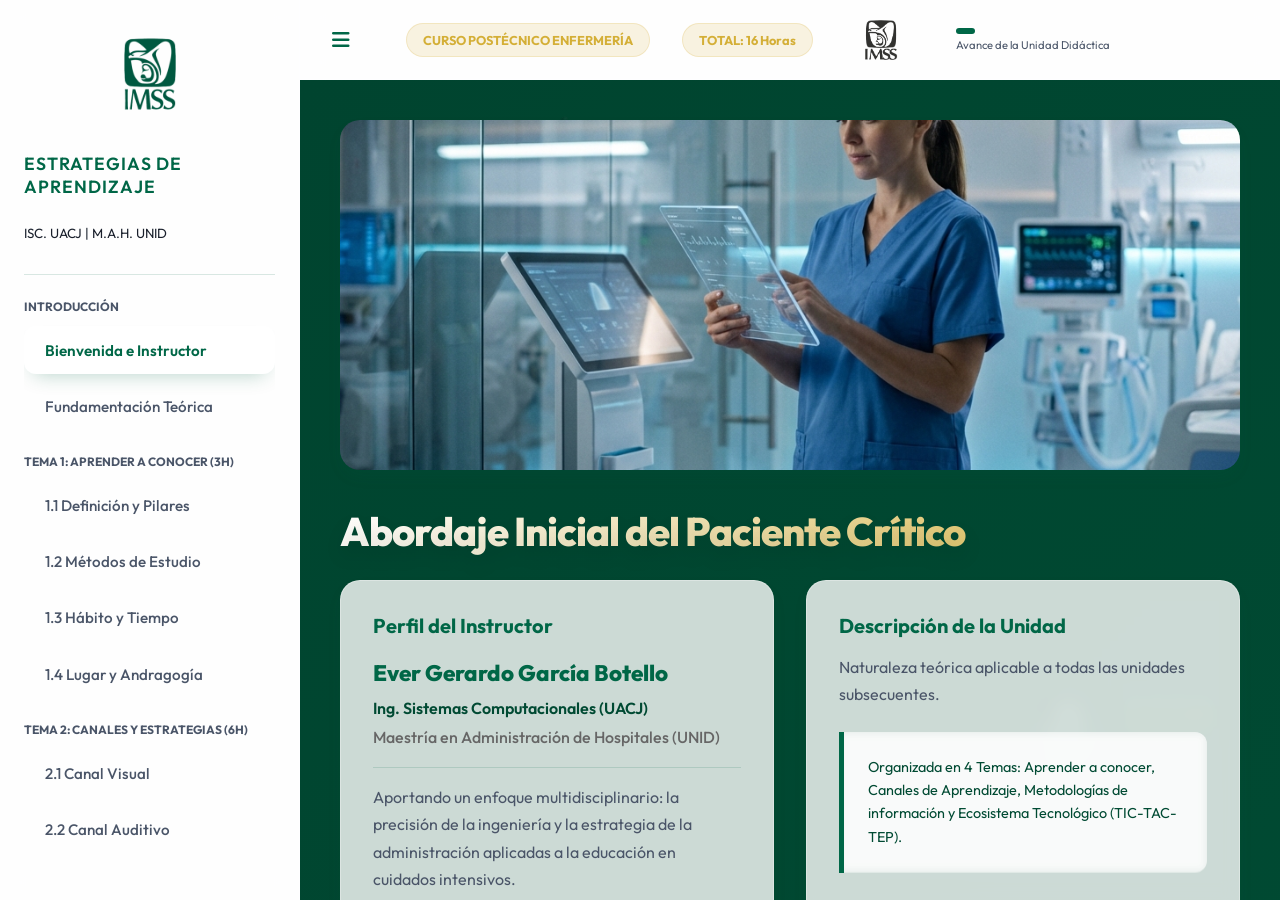
<file: index.html>
<!DOCTYPE html>
<html lang="es">

<head>
    <meta charset="UTF-8">
    <meta name="viewport" content="width=device-width, initial-scale=1.0">
    <title>Estrategias de Aprendizaje - IMSS - Ingeniería & Salud</title>
    <link rel="preconnect" href="https://fonts.googleapis.com">
    <link rel="preconnect" href="https://fonts.gstatic.com" crossorigin>
    <link href="https://fonts.googleapis.com/css2?family=Outfit:wght@300;400;500;600;700&display=swap" rel="stylesheet">
    <link rel="stylesheet" href="https://cdnjs.cloudflare.com/ajax/libs/font-awesome/6.5.1/css/all.min.css">
    <link rel="stylesheet" href="style.css">
</head>

<body>
    <div class="dashboard">
        <!-- Sidebar Navigation -->
        <aside>
            <div class="brand">
                <div style="margin-bottom: 1.5rem; text-align: center;">
                    <img src="assets/logoimss.png" alt="Logo IMSS" style="max-width: 100px; height: auto;">
                </div>
                <h2>Estrategias de Aprendizaje</h2>
                <small>ISC. UACJ | M.A.H. UNID</small>
            </div>
            <nav class="nav-menu">
                <div class="nav-group">
                    <span class="nav-group-title">Introducción</span>
                    <a href="#" class="nav-item active" onclick="showSection('welcome')">Bienvenida e Instructor</a>
                    <a href="#" class="nav-item" onclick="showSection('fundament')">Fundamentación Teórica</a>
                </div>

                <div class="nav-group">
                    <span class="nav-group-title">Tema 1: Aprender a Conocer (3h)</span>
                    <a href="#" class="nav-item" onclick="showSection('t1-1')">1.1 Definición y Pilares</a>
                    <a href="#" class="nav-item" onclick="showSection('t1-2')">1.2 Métodos de Estudio</a>
                    <a href="#" class="nav-item" onclick="showSection('t1-3')">1.3 Hábito y Tiempo</a>
                    <a href="#" class="nav-item" onclick="showSection('t1-5')">1.4 Lugar y Andragogía</a>
                </div>

                <div class="nav-group">
                    <span class="nav-group-title">Tema 2: Canales y Estrategias (6h)</span>
                    <a href="#" class="nav-item" onclick="showSection('t2-visual')">2.1 Canal Visual</a>
                    <a href="#" class="nav-item" onclick="showSection('t2-auditivo')">2.2 Canal Auditivo</a>
                    <a href="#" class="nav-item" onclick="showSection('t2-kines')">2.3 Canal Kinestésico</a>
                </div>

                <div class="nav-group">
                    <span class="nav-group-title">Tema 3: Metodologías (3h)</span>
                    <a href="#" class="nav-item" onclick="showSection('t3-1')">3.1 - 3.3 Metodologías I</a>
                    <a href="#" class="nav-item" onclick="showSection('t3-4')">3.4 - 3.5 Organizadores</a>
                </div>

                <div class="nav-group">
                    <span class="nav-group-title">Tema 4: Tecnologías (4h)</span>
                    <a href="#" class="nav-item" onclick="showSection('t4-1')">4.1 TIC: Infraestructura</a>
                    <a href="#" class="nav-item" onclick="showSection('t4-2')">4.2 TAC: Conocimiento</a>
                    <a href="#" class="nav-item" onclick="showSection('t4-3')">4.3 TEP: Participación</a>
                </div>

                <div class="nav-group">
                    <span class="nav-group-title">Finalización</span>
                    <a href="#" class="nav-item" onclick="showSection('evaluation')">Evaluación Final</a>
                    <a href="quiz.html" class="nav-item" style="color: var(--primary); font-weight: bold;"><i
                            class="fas fa-tasks"></i> Quiz Interactivo</a>
                </div>
            </nav>
        </aside>

        <!-- Top Header -->
        <header>
            <div class="header-meta">
                <button class="toggle-btn" onclick="toggleSidebar()" title="Ocultar Menú">
                    <i class="fas fa-bars"></i>
                </button>
                <span class="badge">CURSO POSTÉCNICO ENFERMERÍA</span>
                <span class="badge">TOTAL: 16 Horas</span>
                <img src="assets/logoimssnegro.png" alt="IMSS" style="height: 40px; margin-left: 1rem; opacity: 0.9;">
            </div>
            <div class="progress-container">
                <div id="main-progress-bar" class="progress-bar"></div>
                <small class="progress-label">Avance de la Unidad Didáctica</small>
            </div>
        </header>

        <!-- Main Content Area -->
        <main>
            <img src="assets/arribaizquierda.png" class="bg-decoration bg-top-left" alt="">
            <img src="assets/abajoderecha.png" class="bg-decoration bg-bottom-right" alt="">
            <!-- SECTION: Welcome -->
            <section id="welcome" class="content-section active">
                <img src="assets/critical_care_hero_1771818873372.png" class="hero-img" alt="Enfermería Crítica">
                <h1>Abordaje Inicial del Paciente Crítico</h1>
                <div class="grid-2">
                    <div class="card">
                        <h3>Perfil del Instructor</h3>
                        <p style="font-size: 1.4rem; color: var(--primary); font-weight: 800; margin-bottom: 0.2rem;">
                            Ever Gerardo García Botello</p>
                        <p
                            style="font-size: 1rem; color: var(--primary-dark); font-weight: 600; margin-bottom: 0.1rem;">
                            Ing. Sistemas Computacionales (UACJ)</p>
                        <p style="font-size: 1rem; color: var(--secondary); font-weight: 500;">Maestría en
                            Administración de Hospitales (UNID)</p>
                        <hr style="margin: 1rem 0; border: 0; border-top: 1px solid var(--border);">
                        <p>Aportando un enfoque multidisciplinario: la precisión de la ingeniería y la estrategia de la
                            administración aplicadas a la educación en cuidados intensivos.</p>
                        <ul class="check-list">
                            <li>Optimización de sistemas de aprendizaje.</li>
                            <li>Gestión estratégica de recursos educativos.</li>
                            <li>Liderazgo en innovación tecnológica hospitalaria.</li>
                        </ul>
                        <hr style="margin: 1rem 0; border: 0; border-top: 1px solid var(--border);">
                        <h4 style="color: var(--primary); margin-bottom: 0.5rem; font-size: 0.9rem;">ENTRENAMIENTOS
                            ESPECIALES:</h4>
                        <ul class="check-list" style="font-size: 0.85rem;">
                            <li>Diplomado en administracion de proyectos <strong>WISTRON</strong>.</li>
                            <li>Curso de programación de video juegos en <strong>XNA (C#)</strong>.</li>
                            <li>Certificación en fundamentos de <strong>ITIL</strong>.</li>
                        </ul>
                    </div>
                    <div class="card">
                        <h3>Descripción de la Unidad</h3>
                        <p>Naturaleza teórica aplicable a todas las unidades subsecuentes.</p>
                        <div class="info-block" style="font-size: 0.9rem;">
                            Organizada en 4 Temas: Aprender a conocer, Canales de Aprendizaje, Metodologías de
                            información y Ecosistema Tecnológico (TIC-TAC-TEP).
                        </div>
                        <ul class="check-list">
                            <li>Eje Curricular: Metodológico</li>
                            <li>Horas Totales: 16 Horas</li>
                            <li>Nivel: I - Novato</li>
                        </ul>
                    </div>
                </div>
            </section>

            <!-- SECTION: Fundamentation -->
            <section id="fundament" class="content-section">
                <h1>Fundamentación Pedagógica</h1>
                <div class="grid-2">
                    <div class="card">
                        <h3>Educación por Competencias</h3>
                        <span class="concept-tag">Cognitivo</span> <span class="concept-tag">Metacognitivo</span> <span
                            class="concept-tag">Emocional</span>
                        <p>González y Wagenaar (2020) proponen que este enfoque permite al estudiante:</p>
                        <ul>
                            <li><strong>Adquirir teoría sólida.</strong></li>
                            <li><strong>Desarrollar habilidades prácticas.</strong></li>
                            <li><strong>Fomentar actitudes ante situaciones reales.</strong></li>
                        </ul>
                    </div>
                    <div class="card">
                        <h3>Estrategias Dinámicas</h3>
                        <p>El uso de ABP (Aprendizaje Basado en Problemas) y Aprendizaje Colaborativo:</p>
                        <div class="example-box">
                            "Fomentan la participación activa para un aprendizaje más profundo y significativo." -
                            Michaelsen et al. (2021)
                        </div>
                    </div>
                </div>
                <div class="card">
                    <h3>Tecnología y Entorno</h3>
                    <p>Anderson y Dron (2019) destacan la flexibilidad y acceso a recursos mediante e-learning. Dewey
                        (2017) resalta que el respeto y la confianza entre docente-alumno son la base de la motivación.
                    </p>
                </div>
            </section>

            <!-- SECTION: Tema 1.1 -->
            <section id="t1-1" class="content-section">
                <span class="badge"><i class="fas fa-bookmark"></i> Tema 1.1</span>
                <h1>Aprender a Conocer en Enfermería</h1>
                <div class="info-block">
                    <strong>¿Qué es esto para nosotros?</strong> Es como cuando aprendes un nuevo protocolo de RCP: no
                    solo memorizas el algoritmo, sino que entiendes por qué haces cada compresión. Es
                    <strong>autorregular</strong> tu aprendizaje para ser siempre el mejor en tu turno.
                </div>

                <img src="assets/nursing_team_collaboration.png" class="hero-img" alt="Colaboración en Enfermería">

                <div class="subtopic-header">Los Pilares del Cuidado (Delors / UNESCO)</div>
                <div class="grid-2">
                    <div class="card">
                        <h4><i class="fas fa-brain"></i> Aprender a Conocer</h4>
                        <p><strong>Concepto:</strong> Consiste en adquirir los instrumentos de la comprensión y el
                            dominio del saber mismo (aprender a aprender).</p>
                        <div class="info-block" style="font-size: 0.85rem; padding: 1rem; margin-top: 1rem;">
                            <strong><i class="fas fa-stethoscope"></i> Ejemplo:</strong> No solo memorizar dosis, sino
                            entender la farmacocinética para predecir interacciones y prevenir eventos adversos en
                            polifarmacia.
                        </div>
                    </div>
                    <div class="card">
                        <h4><i class="fas fa-hand-holding-medical"></i> Aprender a Hacer</h4>
                        <p><strong>Concepto:</strong> Capacitación para hacer frente a situaciones complejas y trabajar
                            en equipo en contextos laborales variables.</p>
                        <div class="info-block" style="font-size: 0.85rem; padding: 1rem; margin-top: 1rem;">
                            <strong><i class="fas fa-syringe"></i> Ejemplo:</strong> Dominar la destreza técnica para la
                            aspiración de secreciones en circuito cerrado manteniendo la estabilidad hemodinámica.
                        </div>
                    </div>
                    <div class="card">
                        <h4><i class="fas fa-heart"></i> Aprender a Ser</h4>
                        <p><strong>Concepto:</strong> Desarrollo pleno de la personalidad, autonomía de juicio y
                            responsabilidad personal en el actuar profesional.</p>
                        <div class="info-block" style="font-size: 0.85rem; padding: 1rem; margin-top: 1rem;">
                            <strong><i class="fas fa-user-shield"></i> Ejemplo:</strong> Actuar con ética y abogar por
                            el bienestar del paciente ante dilemas de encarnizamiento terapéutico en la UCI.
                        </div>
                    </div>
                    <div class="card">
                        <h4><i class="fas fa-users"></i> Aprender a Vivir Juntos</h4>
                        <p><strong>Concepto:</strong> Fomentar el descubrimiento del otro y la participación en
                            proyectos comunes basados en la comprensión mutua.</p>
                        <div class="info-block" style="font-size: 0.85rem; padding: 1rem; margin-top: 1rem;">
                            <strong><i class="fas fa-hands-helping"></i> Ejemplo:</strong> Liderazgo y comunicación
                            efectiva en el equipo de respuesta rápida durante un código rojo hospitalario.
                        </div>
                    </div>
                </div>
                <div class="example-box">
                    <strong><i class="fas fa-sync"></i> Ejemplo Cotidiano:</strong> Cuando un colega te enseña un
                    "truco" para fijar mejor una sonda. Ahí estás <em>Aprendiendo a Hacer</em> y <em>Viviendo
                        Juntos</em> simultáneamente.
                </div>
            </section>

            <!-- SECTION: Tema 1.2 -->
            <section id="t1-2" class="content-section">
                <img src="assets/nurse_studying_pomodoro.png" class="hero-img" alt="Estudio Eficiente">
                <h1>1.2 Métodos para Organizar tu Estudio</h1>
                <p>En el entorno hospitalario, la gestión del tiempo es una competencia crítica. Estos métodos no solo
                    organizan tus tareas, sino que optimizan tu neuroplasticidad y retención de información.</p>

                <div class="grid-2">
                    <div class="card">
                        <h3><i class="fas fa-stopwatch"></i> Técnica Pomodoro (Cirillo, 1980)</h3>
                        <p><strong>Concepto:</strong> Método de gestión del tiempo que utiliza un temporizador para
                            dividir el trabajo en intervalos enfocados, separados por pausas breves para mantener la
                            agilidad mental.</p>
                        <p>Basada en la idea de que el cerebro mantiene un enfoque óptimo en bloques cortos. Ayuda a
                            combatir la <strong>fatiga mental</strong> en guardias largas.</p>
                        <ul class="check-list">
                            <li><strong>Sesión de Foco (25 min):</strong> Inmersión total en un solo tema (Ej:
                                Farmacodinámica).</li>
                            <li><strong>Descanso Táctico (5 min):</strong> Desconexión cognitiva para consolidar lo
                                aprendido.</li>
                            <li><strong>Ciclo Largo:</strong> Tras 4 pomodoros, toma 20-30 min. Esto previene el
                                <em>burnout</em> académico.
                            </li>
                        </ul>
                    </div>
                    <div class="card">
                        <h3><i class="fas fa-clipboard-list"></i> Sistema Kanban (Toyota/Anderson)</h3>
                        <p><strong>Concepto:</strong> Herramienta visual de gestión de tareas que permite rastrear el
                            progreso de un proyecto dividiéndolo en etapas claras (Por hacer, En proceso, Listo),
                            evitando la sobrecarga cognitiva.</p>
                        <p>Un método visual para gestionar el flujo de trabajo. Te permite ver el "cuello de botella" de
                            tu aprendizaje.</p>
                        <div class="kanban-board">
                            <div class="kanban-col kanban-todo">POR HACER<br><small>Temas pendientes</small></div>
                            <div class="kanban-col kanban-doing">EN CURSO<br><small>Lectura activa</small></div>
                            <div class="kanban-col kanban-done">FINALIZADO<br><small>Autoevaluado</small></div>
                        </div>
                        <p style="margin-top: 1rem; font-size: 0.85rem; font-style: italic;">Principio clave: "Deja de
                            empezar y empieza a terminar".</p>
                    </div>
                </div>

                <div class="card" style="margin-top: 2rem;">
                    <h3><i class="fas fa-pen-nib"></i> Método Cornell (Walter Pauk): Notas de Alto Rendimiento</h3>
                    <p><strong>Concepto:</strong> Formato estructurado de toma de apuntes que divide la hoja en tres
                        secciones clave para organizar el conocimiento, facilitar el repaso y generar síntesis crítica.
                    </p>
                    <p>No es solo tomar dictado; es un sistema de <strong>procesamiento profundo</strong> de la
                        información, ideal para Guías de Práctica Clínica.</p>
                    <div class="grid-2">
                        <div class="info-block">
                            <strong>1. Columna de Pistas (Cues):</strong> Anota palabras clave o preguntas que podrías
                            encontrar en el examen. <br>
                            <strong>2. Área de Notas:</strong> Durante la clase o lectura, registra ideas principales
                            usando diagramas o abreviaturas.<br>
                            <strong>3. Resumen (Summary):</strong> Al final, sintetiza en 3 líneas lo más vital. Si
                            puedes explicarlo simple, lo entendiste.
                        </div>
                        <div class="example-box">
                            <strong><i class="fas fa-user-md"></i> Aplicación Clínica:</strong> Usa Cornell para
                            documentar casos complejos. Te obliga a separar los signos vitales (datos) de la sospecha
                            diagnóstica (conclusión).
                        </div>
                    </div>
                </div>
            </section>

            <section id="t1-3" class="content-section">
                <span class="badge"><i class="fas fa-history"></i> Tema 1.3 - 1.4</span>
                <h1>Hábito de Estudio y Gestión del Tiempo</h1>

                <div class="grid-2">
                    <div class="card">
                        <h3><i class="fas fa-redo"></i> 1.3 La Arquitectura del Hábito</h3>
                        <p><strong>Concepto:</strong> Un hábito es un comportamiento automatizado que se repite de forma
                            constante ante una señal específica, permitiendo al cerebro liberar recursos cognitivos para
                            tareas críticas y complejas.</p>
                        <p>Según Charles Duhigg (2012), un hábito no nace de la voluntad, sino de un <strong>Bucle
                                Neurológico</strong>:</p>
                        <div class="info-block">
                            <strong>1. Señal (Cue):</strong> Un recordatorio (Ej: Al terminar tu café).<br>
                            <strong>2. Rutina:</strong> La acción de estudiar (20 min de lectura).<br>
                            <strong>3. Recompensa:</strong> Sensación de dominio o un pequeño descanso.
                        </div>
                        <p>La <strong>autonomía</strong> en enfermería se basa en este bucle: convertir la actualización
                            en un acto reflejo, tan natural como el lavado de manos.</p>
                    </div>
                    <div class="card">
                        <h3><i class="fas fa-hourglass-half"></i> 1.4 Gestión del Tiempo Crítico</h3>
                        <p><strong>Concepto:</strong> Proceso de planeación y control consciente sobre el tiempo
                            dedicado a actividades específicas, con el fin de maximizar la eficiencia y la calidad de
                            los resultados profesionales.</p>
                        <p>No se trata de tener más tiempo, sino de gestionar prioridades. Aplicamos la <strong>Matriz
                                de Eisenhower</strong> al estudio:</p>
                        <table class="imss-table">
                            <tr>
                                <th>Urgente/Importante</th>
                                <th>No Urgente/Importante</th>
                            </tr>
                            <tr>
                                <td>Evaluaciones inmediatas.</td>
                                <td><strong>Estudio Preventivo</strong> (Crecimiento).</td>
                            </tr>
                        </table>
                        <p style="margin-top: 1rem;">El secreto del éxito en el Postécnico es pasar más tiempo en lo
                            <em>"No Urgente pero Importante"</em>.
                        </p>
                    </div>
                </div>

                <div class="card" style="margin-top: 2rem; border-left: 5px solid #e53e3e;">
                    <h3><i class="fas fa-shield-virus"></i> Disciplina vs Procrastinación</h3>
                    <p><strong>Concepto:</strong> La disciplina es el sistema que regula la acción orientada a objetivos
                        a largo plazo, mientras que la procrastinación es el retraso deliberado de tareas importantes a
                        pesar de conocer sus consecuencias negativas.</p>
                    <div class="grid-2">
                        <div>
                            <p>La <em>motivación</em> es volátil; la <em>disciplina</em> es el sistema que te sostiene
                                cuando el cansancio de la jornada pesa. </p>
                            <ul class="check-list">
                                <li><strong>Regla de los 5 Segundos (Mel Robbins):</strong> Si tienes un impulso de
                                    estudiar, actúa en 5-4-3-2-1 o tu cerebro matará la idea.</li>
                                <li><strong>Principio de Pareto (80/20):</strong> El 20% de lo que estudias (conceptos
                                    clave) generará el 80% de tu éxito clínico.</li>
                            </ul>
                        </div>
                        <div class="example-box">
                            <strong><i class="fas fa-brain"></i> El "Efecto Zeigarnik":</strong> El cerebro recuerda
                            mejor las tareas interrumpidas. Si dejas un tema "a medias", tu mente seguirá procesándolo,
                            facilitando el regreso al estudio.
                        </div>
                    </div>
                </div>
            </section>

            <section id="t1-5" class="content-section">
                <img src="assets/nursing_station_organization.png" class="hero-img"
                    alt="Estación de Enfermería Ordenada">
                <span class="badge"><i class="fas fa-couch"></i> Tema 1.5 - 1.6</span>
                <h1>Tu Entorno y la Ciencia del Aprendizaje Adulto</h1>

                <div class="subtopic-header">1.5 El Escenario del "Deep Work" (Cal Newport)</div>
                <div class="grid-2">
                    <div class="card">
                        <h3><i class="fas fa-lightbulb"></i> Ergonomía y Cognición</h3>
                        <p><strong>Concepto:</strong> Estudio de la interacción entre el ser humano y los elementos de
                            un sistema, optimizando el bienestar y el rendimiento cerebral mediante el diseño del
                            entorno físico.</p>
                        <p>Tu lugar de estudio es tu "unidad de cuidados intensivos" personal. Debe estar configurado
                            para el alto rendimiento:</p>
                        <ul class="check-list">
                            <li><strong>Iluminación (300-500 lux):</strong> Luz fría para mantener el cortisol bajo
                                control y evitar la somnolencia post-guardia.</li>
                            <li><strong>Higiene Sonora:</strong> Silencio o ruido blanco. Evita música con letra, ya que
                                compite con el <em>bucle fonológico</em> de tu memoria de trabajo.</li>
                            <li><strong>Temperatura (21-23°C):</strong> Un ambiente muy cálido induce letargo; uno frío
                                distrae el foco hacia la termorregulación.</li>
                        </ul>
                    </div>
                    <div class="card">
                        <h3><i class="fas fa-laptop-medical"></i> Minimalismo Digital</h3>
                        <p><strong>Concepto:</strong> Filosofía tecnológica enfocada en reducir el ruido digital y las
                            distracciones para centrar los recursos mentales en actividades de alto valor y
                            procesamiento profundo.</p>
                        <p>Elimina las "notificaciones de alarma" innecesarias. Tu celular debe estar en un plano visual
                            distinto al de tu material de estudio para evitar el <strong>costo de cambio de
                                contexto</strong>.</p>
                        <div class="info-block">
                            La fatiga visual se combate con la regla 20-20-20: cada 20 min, mira algo a 20 pies de
                            distancia por 20 segundos.
                        </div>
                    </div>
                </div>

                <div class="subtopic-header">1.6 Andragogía Clínica: El Modelo de Malcom Knowles</div>
                <div class="grid-2">
                    <div class="card">
                        <h3>Los 5 Supuestos de Knowles</h3>
                        <p><strong>Concepto:</strong> La andragogía es la disciplina que se ocupa del aprendizaje de los
                            adultos, reconociendo que poseen una motivación, experiencia y autonomía distintas a las de
                            los niños.</p>
                        <p>Como adulto en el sistema IMSS, tu aprendizaje se rige por:</p>
                        <ol>
                            <li><strong>Autoconcepto:</strong> Pasas de la dependencia a la dirección autónoma.</li>
                            <li><strong>Experiencia:</strong> Tu historial en el piso de medicina interna es tu mayor
                                recurso didáctico.</li>
                            <li><strong>Prisa por Aprender:</strong> Aprendes lo que necesitas para resolver un problema
                                de tu paciente HOY.</li>
                        </ol>
                    </div>
                    <div class="card">
                        <h3>Orientación al Problema</h3>
                        <p><strong>Concepto:</strong> Enfoque educativo donde el centro del aprendizaje no es el
                            contenido teórico aislado, sino la resolución de situaciones reales y el desarrollo de
                            competencias prácticas.</p>
                        <p>A diferencia de los niños (centrados en la materia), tú te centras en la
                            <strong>competencia</strong>. No estudias "Anatomía", estudias cómo esa anatomía explica el
                            choque hipovolémico de tu paciente.
                        </p>
                        <div class="example-box">
                            <strong><i class="fas fa-microscope"></i> Motivación Intrínseca:</strong> El deseo de ser el
                            enfermero más capaz del servicio supera cualquier incentivo externo.
                        </div>
                    </div>
                </div>

                <div class="assignment-card">
                    <h3><i class="fas fa-tasks"></i> Actividad de Aplicación 1: El Adulto que Aprende</h3>
                    <p><strong>Instrucción:</strong> Realizar un breve ensayo reflexivo (máximo 2 cuartillas) sobre cómo
                        tu experiencia previa en el área clínica ha facilitado u obstaculizado el aprendizaje de una
                        nueva técnica o protocolo institucional. Aplica al menos dos supuestos de Knowles en tu
                        análisis.</p>
                    <p><strong>Entregable:</strong> Documento PDF subido a la plataforma.</p>
                </div>
            </section>

            <!-- ============================================== -->
            <!-- TEMA 2: VISUAL                                 -->
            <!-- ============================================== -->
            <section id="t2-visual" class="content-section">
                <img src="assets/learning_styles_visual_auditory_kinesthetic_1771818904425.png" class="hero-img"
                    alt="Canales">
                <span class="badge"><i class="fas fa-eye"></i> Tema 2.1</span>
                <h1>Canal de Aprendizaje Visual</h1>
                <div class="info-block"><strong>Unidad de competencia:</strong> Identificará e implementará de forma
                    clara y efectiva los canales de aprendizaje y las estrategias visuales para el ejercicio
                    profesional.</div>

                <div class="grid-2">
                    <!-- 2.1.1 Infografía -->
                    <div class="card">
                        <h3><i class="fas fa-image"></i> 2.1.1 Infografía</h3>
                        <p><strong>Concepto:</strong> Representación gráfica de datos que simplifica información
                            compleja combinando imágenes y texto concreto.</p>
                        <p><strong>Detalle:</strong> Se utiliza en salas de espera o centrales de enfermería para
                            comunicar protocolos vitales de un vistazo sin lectura pesada.</p>
                        <div class="visual-infographic" style="margin-top: 1rem;">
                            <div class="icon-box"><i class="fas fa-pills"></i></div>
                            <div>
                                <strong style="color: var(--primary-dark); font-size: 0.95rem;">Ejemplo
                                    Visual:</strong><br>
                                <span style="font-size: 0.85rem; color: var(--text-muted);">Cartel de "Los 10 correctos
                                    en la enfermería" pegado frente al carrito de medicamentos.</span>
                            </div>
                        </div>
                    </div>

                    <!-- 2.1.2 Mapa Mental -->
                    <div class="card">
                        <h3><i class="fas fa-project-diagram"></i> 2.1.2 Mapa Mental</h3>
                        <p><strong>Concepto:</strong> Diagrama radial que parte de un concepto central y se ramifica con
                            colores e imágenes para activar la memoria asociativa.</p>
                        <p><strong>Detalle:</strong> Excelente técnica para que el cerebro "fotografíe" clasificaciones
                            gigantes en una sola hoja A4.</p>
                        <div class="mind-map" style="margin-top: 1rem;">
                            <div class="mm-center"><i class="fas fa-tint"></i> Soluciones IV</div>
                            <div class="mm-branches">
                                <div class="mm-node" style="border-color:#38a169;">Isotónicas<br><small>(NaCl
                                        0.9%)</small></div>
                                <div class="mm-node" style="border-color:#3182ce;">Hipotónicas<br><small>(H2O
                                        Iny)</small></div>
                                <div class="mm-node" style="border-color:#e53e3e;">
                                    Hipertónicas<br><small>(Plasma)</small></div>
                            </div>
                        </div>
                    </div>
                </div>

                <div class="grid-2" style="margin-top: 2rem;">
                    <!-- 2.1.3 Diagramas -->
                    <div class="card">
                        <h3><i class="fas fa-random"></i> 2.1.3 Diagramas</h3>
                        <p><strong>Concepto:</strong> Representación estructurada de flujos de trabajo, algoritmos o
                            pasos secuenciales para la toma de decisiones.</p>
                        <p><strong>Detalle:</strong> Evita errores cognitivos bajo estrés extremo dictando acciones
                            exactas según la respuesta del paciente.</p>
                        <div class="flowchart" style="margin-top: 1rem;">
                            <div class="fc-box"><i class="fas fa-heartbeat"></i> Paro Cardíaco Confirmado</div>
                            <i class="fas fa-arrow-down fc-arrow"></i>
                            <div class="fc-decision">¿Ritmo<br>Desfibrilable?</div>
                            <i class="fas fa-arrow-down fc-arrow"></i>
                            <div class="fc-box" style="background:#fff5f5; border-color:#e53e3e; color:#e53e3e;"><i
                                    class="fas fa-bolt"></i> Descarga a 200J</div>
                        </div>
                    </div>

                    <!-- 2.1.4 Línea del Tiempo -->
                    <div class="card">
                        <h3><i class="fas fa-clock"></i> 2.1.4 Línea del Tiempo</h3>
                        <p><strong>Concepto:</strong> Representación gráfica de eventos ordenados cronológicamente sobre
                            un eje temporal.</p>
                        <p><strong>Detalle:</strong> Esencial para comprender evoluciones históricas o tiempos de acción
                            farmacológica (Farmacocinética).</p>
                        <div
                            style="margin-top: 1.5rem; display: flex; justify-content: space-between; position: relative;">
                            <div
                                style="position: absolute; top: 12px; left: 0; right: 0; height: 3px; background: var(--border); z-index: 1;">
                            </div>
                            <div style="position: relative; z-index: 2; text-align: center;">
                                <div
                                    style="background: var(--primary); color: white; border-radius: 50%; width: 25px; height: 25px; display: inline-flex; justify-content: center; align-items: center; font-size: 0.8rem; font-weight: bold; margin-bottom: 5px;">
                                    0h</div>
                                <div style="font-size: 0.75rem; font-weight: bold;">Inicio Insulina</div>
                            </div>
                            <div style="position: relative; z-index: 2; text-align: center;">
                                <div
                                    style="background: var(--accent); color: white; border-radius: 50%; width: 25px; height: 25px; display: inline-flex; justify-content: center; align-items: center; font-size: 0.8rem; font-weight: bold; margin-bottom: 5px;">
                                    2h</div>
                                <div style="font-size: 0.75rem; font-weight: bold;">Pico Máximo</div>
                            </div>
                            <div style="position: relative; z-index: 2; text-align: center;">
                                <div
                                    style="background: var(--secondary); color: white; border-radius: 50%; width: 25px; height: 25px; display: inline-flex; justify-content: center; align-items: center; font-size: 0.8rem; font-weight: bold; margin-bottom: 5px;">
                                    6h</div>
                                <div style="font-size: 0.75rem; font-weight: bold;">Efecto Termina</div>
                            </div>
                        </div>
                    </div>
                </div>

                <div class="grid-2" style="margin-top: 2rem;">
                    <!-- 2.1.5 Subrayar -->
                    <div class="card">
                        <h3><i class="fas fa-highlighter"></i> 2.1.5 Subrayar</h3>
                        <p><strong>Concepto:</strong> Técnica de resaltar visualmente las palabras o sentencias clave de
                            un texto con colores llamativos.</p>
                        <p><strong>Detalle:</strong> Separa el "ruido" de lo "vital". Se recomienda un código de color:
                            Rojo (Crítico), Verde (Acción), Amarillo (Atención).</p>
                        <div class="info-block"
                            style="padding: 1rem; margin-top: 1rem; background: rgba(255,255,255,0.8); border: 1px dotted var(--accent);">
                            <p
                                style="font-style: italic; font-size: 0.9rem; line-height: 1.8; margin: 0; color: var(--text-main);">
                                Paciente con <mark
                                    style="background: #ffcdd2; padding: 2px 6px; border-radius: 4px; font-weight:bold;">creatinina
                                    &gt; 1.5 mg/dl</mark>.
                                Iniciar <mark
                                    style="background: #c8e6c9; padding: 2px 6px; border-radius: 4px; font-weight:bold;">terapia
                                    de reemplazo</mark>.
                            </p>
                        </div>
                    </div>

                    <!-- 2.1.6 Resumen -->
                    <div class="card">
                        <h3><i class="fas fa-compress-alt"></i> 2.1.6 Resumen</h3>
                        <p><strong>Concepto:</strong> Reducción escrita de un texto extenso a sus ideas principales,
                            respetando la estructura lógica original.</p>
                        <p><strong>Detalle:</strong> Disminuye el documento a un 20% de su tamaño original, ideal para
                            repasos de 5 minutos antes de un examen.</p>
                        <div class="example-box" style="padding: 1rem;">
                            <strong style="color: var(--primary);"><i class="fas fa-file-alt"></i> Ejemplo
                                Visual:</strong><br>
                            <span style="font-size: 0.85rem;">Transformar 10 páginas sobre la "Fisiología Pulmonar" en
                                un párrafo de 5 renglones sobre el intercambio gaseoso Alveolar-Capilar.</span>
                        </div>
                    </div>
                </div>

                <!-- SECTION: Tema 2.1 Reading/Essay -->
                <div style="margin-top: 3rem;">
                    <span class="badge"><i class="fas fa-book-open"></i> Tema 2.1.7 - 2.1.8</span>
                    <h2 style="font-size: 2rem; color: var(--primary-dark); margin-bottom: 1.5rem;">Tipos de Lectura y
                        Ensayo</h2>
                    <div class="grid-2">
                        <!-- 2.1.7 Tipos de Lectura -->
                        <div class="card">
                            <h3><i class="fas fa-glasses"></i> 2.1.7 Tipos de Lectura</h3>
                            <div style="margin-top: 1rem;">
                                <p style="margin-bottom: 0.5rem;"><strong style="color: var(--primary);">2.1.7.1
                                        Crítica:</strong> Analizar la validez y sesgo del texto. <br><em><i
                                            class="fas fa-angle-right" style="color: var(--accent);"></i> Detalle:
                                        Fundamental para la Enfermería Basada en Evidencia (EBE).</em> <br><em><i
                                            class="fas fa-lightbulb" style="color: #d69e2e;"></i> Ejemplo: Cuestionar si
                                        un
                                        estudio patrocinado por una farmacéutica tiene sesgo de resultados.</em></p>
                                <hr style="border: 0; border-top: 1px solid var(--border); margin: 10px 0;">
                                <p style="margin-bottom: 0.5rem;"><strong style="color: var(--primary);">2.1.7.2
                                        Comprensión:</strong> Absorber el significado literal o técnico. <br><em><i
                                            class="fas fa-angle-right" style="color: var(--accent);"></i> Detalle:
                                        Requiere
                                        alto enfoque; no se opina, se asimila el proceso dictado.</em> <br><em><i
                                            class="fas fa-lightbulb" style="color: #d69e2e;"></i> Ejemplo: Entender
                                        perfectamente las instrucciones de dilución de una ampolleta de Noradrenalina de
                                        la
                                        GPC.</em></p>
                            </div>
                        </div>

                        <!-- 2.1.8 Ensayo -->
                        <div class="card">
                            <h3><i class="fas fa-file-signature"></i> 2.1.8 Ensayo Académico</h3>
                            <p><strong>Concepto:</strong> Texto en prosa donde el autor defiende una postura personal
                                sustentada sobre un tema clínico.</p>
                            <p><strong>Detalle:</strong> Desarrolla el pensamiento crítico profesional, estructurando
                                ideas
                                en Introducción, Desarrollo (argumentos) y Conclusión.</p>
                            <div class="info-block"
                                style="padding: 0.8rem; margin: 0; background: var(--primary-light);">
                                <strong><i class="fas fa-pen-nib"></i> Ejemplo de TEMA:</strong> Ensayo reflexivo sobre
                                <em>"El impacto de la deshumanización del paciente en las Unidades de Terapia Intensiva
                            </div>
                        </div>
                    </div>

                    <!-- Ejercicio Canal Visual -->
                    <div class="assignment-card"
                        style="margin-top: 3rem; background: rgba(255, 255, 255, 0.95); border-left: 6px solid #38a169;">
                        <h3 style="color: #276749;"><i class="fas fa-stopwatch"></i> Ejercicio Práctico: Canal Visual
                            (30 min)</h3>
                        <p style="color: #1a202c;"><strong>Objetivo:</strong> Aplicar herramientas visuales para
                            sintetizar un proceso clínico
                            estándar.</p>
                        <p><strong>Instrucciones:</strong>
                            <br>1. Elijan un protocolo breve (ej. Colocación de Sonda Foley o Toma de EKG).
                            <br>2. Diseñen en una hoja (o tablero) un <strong>Diagrama de Flujo</strong> o un
                            <strong>Mapa Mental</strong> con los pasos críticos y puntos de decisión.
                            <br>3. Utilicen al menos 3 colores distintos para resaltar: Materiales, Acciones, y
                            Precauciones.
                        </p>
                        <p><strong>Entregable:</strong> Presentar el diagrama al resto de la clase explicando por qué
                            eligieron esa estructura visual.</p>
                    </div>
            </section>

            <!-- ============================================== -->
            <!-- TEMA 2: AUDITIVO                               -->
            <!-- ============================================== -->
            <section id="t2-auditivo" class="content-section">
                <span class="badge"><i class="fas fa-headphones"></i> Tema 2.2</span>
                <h1>Canal de Aprendizaje Auditivo</h1>
                <div class="info-block"><strong>Unidad de competencia:</strong> Integrará estímulos sonoros y
                    estrategias de verbalización para retener y dominar protocolos clínicos complejos.</div>

                <!-- 2.2.1 y 2.2.2 -->
                <div class="grid-2">
                    <div class="card">
                        <h3><i class="fas fa-volume-up"></i> 2.2.1 Lectura en Voz Alta</h3>
                        <p><strong>Concepto:</strong> Proceso de vocalizar un texto mientras se lee para activar el
                            bucle fonológico, permitiendo que el cerebro reciba el estímulo por dos vías (visual y
                            auditiva).</p>
                        <p><strong>Detalle:</strong> Reduce la fatiga mental y evita la "lectura pasiva" garantizando
                            atención plena en temas densos (ej. Legislación en salud).</p>
                        <div class="info-block" style="padding: 0.8rem; background: var(--bg-color);">
                            <strong><i class="fas fa-book-reader"></i> Ejemplo Visual:</strong> Estudiante leyendo en
                            voz alta los Capítulos de la Norma Oficial Mexicana NOM-019-SSA3-2013 en su habitación para
                            memorizar sus artículos.
                        </div>
                    </div>

                    <div class="card">
                        <h3><i class="fas fa-podcast"></i> 2.2.2 Grabación de Voz</h3>
                        <p><strong>Concepto:</strong> Captura de información oral (clases, resúmenes propios) para ser
                            escuchada repetidamente en diferentes contextos.</p>
                        <p><strong>Detalle:</strong> Permite el "aprendizaje pasivo" durante tiempos muertos
                            (conduciendo, haciendo ejercicio, en el transporte público).</p>
                        <div class="audio-player" style="margin-top: 1rem;">
                            <button class="audio-btn"><i class="fas fa-play" style="margin-left: 3px;"></i></button>
                            <div style="flex:1;">
                                <div style="font-size: 0.85rem; font-weight: 700; margin-bottom: 4px;">Nota de Voz: Vías
                                    de Administración</div>
                                <div style="font-size: 0.7rem; color: rgba(255,255,255,0.7); margin-bottom: 4px;">
                                    Grabación propia de la clase de ayer...</div>
                                <div class="audio-track">
                                    <div class="audio-progress"></div>
                                </div>
                            </div>
                            <div style="font-size: 0.75rem; font-weight: bold; opacity: 0.8;">02:15</div>
                        </div>
                    </div>
                </div>

                <!-- 2.2.3 y 2.2.4 -->
                <div class="grid-2" style="margin-top: 2rem;">
                    <div class="card">
                        <h3><i class="fas fa-comments"></i> 2.2.3 Debate</h3>
                        <p><strong>Concepto:</strong> Intercambio argumentativo formal entre dos posturas respecto a un
                            tema o procedimiento controversial.</p>
                        <p><strong>Detalle:</strong> Fomenta la argumentación clínica rápida; exige buscar evidencia
                            sólida para defender el punto.</p>
                        <div class="chat-container">
                            <div class="chat-bubble chat-left"><strong><i class="fas fa-user-nurse"></i> A:</strong>
                                "Aspirar secreciones de forma rutinaria previene neumonías asociadas al ventilador."
                            </div>
                            <div class="chat-bubble chat-right"><strong><i class="fas fa-user-md"></i> B:</strong> "No
                                coincido, la GPC indica que la aspiración debe ser *a razón de necesidad* para evitar
                                traumatismo traqueal."</div>
                        </div>
                    </div>

                    <div class="card">
                        <h3><i class="fas fa-lightbulb"></i> 2.2.4 Metáforas</h3>
                        <p><strong>Concepto:</strong> Figura retórica que compara dos cosas diferentes pero que
                            comparten una característica fundamental para explicar un concepto abstracto.</p>
                        <p><strong>Detalle:</strong> Es la mejor herramienta para educar a pacientes geriátricos o
                            pediátricos que no comprenden terminología médica.</p>
                        <div class="info-block"
                            style="background: rgba(43, 108, 176, 0.1); border-left: 4px solid var(--primary);">
                            <p style="margin: 0; font-size: 0.9rem;"><strong>Ejemplo "Falla Cardíaca":</strong>
                                <br><br><em>"Imagina que tu corazón es como una bomba de agua vieja. Sigue latiendo
                                    (bombeando), pero ya no tiene la fuerza suficiente para mandar el agua hasta el
                                    último piso del edificio, por lo que el agua se estanca (edema)."</em>
                            </p>
                        </div>
                    </div>
                </div>

                <!-- 2.2.5 Nemotecnias -->
                <div class="card" style="margin-top: 2rem;">
                    <h3><i class="fas fa-puzzle-piece"></i> 2.2.5 Nemotecnias</h3>
                    <p><strong>Concepto:</strong> Técnica de asociación mental (letras, palabras, frases pegadizas) para
                        recordar listas o secuencias complejas de forma invulnerable al estrés.</p>
                    <p><strong>Detalle:</strong> El cerebro humano olvida el 50% de la información "cruda" en una hora,
                        pero retiene acrónimos casi indefinidamente.</p>
                    <div class="example-box"
                        style="padding: 1.5rem; display: flex; align-items: center; gap: 2rem; background: linear-gradient(to right, rgba(255,255,255,0.9), rgba(244,246,248,0.9));">
                        <div style="flex: 1;">
                            <h4 style="color: var(--primary-dark); margin-bottom: 1rem;"><i
                                    class="fas fa-ambulance"></i> Acrónimo: V.O.M.I.T.</h4>
                            <p style="font-size: 0.85rem; color: var(--text-muted);">Cuidados iniciales universales para
                                pacientes en sala de urgencias que llegan en estado crítico.</p>
                        </div>
                        <div style="flex: 2;">
                            <dl class="acronym-list">
                                <div class="acronym-item">
                                    <dt>V</dt>
                                    <dd><strong>Vitales:</strong> Monitorización continua de Signos Vitales.</dd>
                                </div>
                                <div class="acronym-item">
                                    <dt>O</dt>
                                    <dd><strong>Oxígeno:</strong> Garantizar vía aérea y oxigenoterapia.</dd>
                                </div>
                                <div class="acronym-item">
                                    <dt>M</dt>
                                    <dd><strong>Monitor EKG:</strong> Trazado electrocardiográfico inicial.</dd>
                                </div>
                                <div class="acronym-item">
                                    <dt>I</dt>
                                    <dd><strong>IV (Intravenoso):</strong> Colocar acceso venoso periférico permeable.
                                    </dd>
                                </div>
                                <div class="acronym-item">
                                    <dt>T</dt>
                                    <dd><strong>Tratamiento / Transporte:</strong> Administración de fármacos
                                        específicos o traslado tras la estabilización inicial.</dd>
                                </div>
                            </dl>
                        </div>
                    </div>
                </div>


            </section>

            <!-- ============================================== -->
            <!-- TEMA 2: KINESTESICO Y SOCIAL                   -->
            <!-- ============================================== -->
            <section id="t2-kines" class="content-section">
                <span class="badge"><i class="fas fa-hands"></i> Tema 2.3</span>
                <h1>Canal Kinestésico y Social</h1>
                <div class="info-block"><strong>Unidad de competencia:</strong> Aplicará el aprendizaje a través del
                    movimiento, la simulación práctica y la inteligencia colectiva del equipo de salud.</div>

                <div class="grid-2">
                    <!-- 2.3.1 y 2.3.2 -->
                    <div class="card">
                        <h3><i class="fas fa-theater-masks"></i> 2.3.1 y 2.3.2 Sociodrama y Roles</h3>
                        <p><strong>Concepto:</strong> Metodología activa donde los participantes asumen papeles
                            específicos para representar una situación clínica realística en un ambiente seguro.</p>
                        <p><strong>Detalle:</strong> Desarrolla la "memoria muscular" de protocolos y entrena el control
                            emocional (liderazgo, comunicación en asa cerrada).</p>
                        <div class="timeline" style="margin-top: 1.5rem;">
                            <div class="tl-step"><i class="fas fa-clipboard-list"></i><span class="tl-label">1.
                                    Briefing<br><small>Teoría</small></span></div>
                            <div class="tl-step active"><i class="fas fa-heartbeat"></i><span class="tl-label">2.
                                    Simulación<br><small>Código Trauma</small></span></div>
                            <div class="tl-step"><i class="fas fa-comments"></i><span class="tl-label">3.
                                    Debriefing<br><small>Retroalimentación</small></span></div>
                        </div>
                        <p
                            style="font-size: 0.8rem; text-align: center; margin-top: 1rem; color: var(--text-muted); font-style: italic;">
                            Ejemplo: Tú eres el líder de vía aérea, yo seré el líder de medicamentos.</p>
                    </div>

                    <!-- 2.3.3 -->
                    <div class="card">
                        <h3><i class="fas fa-brain"></i> 2.3.3 Gimnasia Cerebral</h3>
                        <p><strong>Concepto:</strong> Breves rutinas de movimientos corporales coordinados que
                            "despiertan" el cerebro al cruzar la línea media del cuerpo, estimulando ambos hemisferios.
                        </p>
                        <p><strong>Detalle:</strong> Reduce los niveles de cortisol y mejora el enfoque atencional en
                            guardias nocturnas prolongadas.</p>
                        <div class="example-box"
                            style="display: flex; gap: 1rem; align-items: center; justify-content: center; padding: 1.5rem;">
                            <div style="font-size: 2rem; color: var(--primary); animation: spin 4s linear infinite;"><i
                                    class="fas fa-sync-alt"></i></div>
                            <div>
                                <strong>Ejemplo Visual:</strong><br>
                                <span style="font-size: 0.85rem;">Tocarse la rodilla izquierda con el codo derecho y
                                    viceversa ("Gateo cruzado") durante 60 segundos antes del pase de visita.</span>
                            </div>
                        </div>
                    </div>
                </div>

                <div class="grid-2" style="margin-top: 2rem;">
                    <!-- 2.3.4 Lluvia de Ideas -->
                    <div class="card">
                        <h3><i class="fas fa-cloud-showers-heavy"></i> 2.3.4 Lluvia de Ideas</h3>
                        <p><strong>Concepto:</strong> Técnica grupal donde se propone emitir la mayor cantidad de
                            opciones sin censura ni juicio para resolver un problema.</p>
                        <p><strong>Detalle:</strong> Fomenta la recolección masiva de variables buscando innovación. Se
                            anota TODO en un pizarrón.</p>
                        <div class="info-block"
                            style="background: rgba(255,255,255,0.7); border: 1px dashed var(--accent);">
                            <p style="margin: 0; font-size: 0.85rem;"><strong>Problema:</strong> "Aumento de UPP en
                                Terapia Intensiva."<br><br>
                                <em>(Notas adhesivas virtuales)</em><br>
                                👉 Uso de colchones de presión alterna<br>
                                👉 Rotación estricta cada 2 hrs<br>
                                👉 Uso de ácidos grasos hiperoxigenados
                            </p>
                        </div>
                    </div>

                    <!-- 2.3.5 Confrontación -->
                    <div class="card">
                        <h3><i class="fas fa-handshake-slash"></i> 2.3.5 Confrontación</h3>
                        <p><strong>Concepto:</strong> Exposición constructiva de contradicciones o fallas atípicas en un
                            proceso frente a la persona, guiada por el respeto.</p>
                        <p><strong>Detalle:</strong> No es un conflicto negativo; es una corrección directa al momento
                            para evitar complicaciones perjudiciales para el paciente.</p>
                        <div class="chat-container" style="margin-top: 1rem;">
                            <div class="chat-bubble chat-left"><strong><i class="fas fa-exclamation-triangle"></i>
                                    Compañero:</strong> "Iba a administrar la Ceftriaxona diluida en Solución
                                Hartman..."</div>
                            <div class="chat-bubble chat-right" style="background: #e53e3e; color: white;"><strong><i
                                        class="fas fa-hand-paper"></i> Tú:</strong> "Espera. La Ceftriaxona crea
                                precipitados de calcio letales con el Hartman. Debes usar Fisiológica."</div>
                        </div>
                    </div>
                </div>

                <!-- 2.3.6 Discusión Guiada -->
                <div class="card" style="margin-top: 2rem;">
                    <h3><i class="fas fa-users"></i> 2.3.6 Discusión Guiada</h3>
                    <p><strong>Concepto:</strong> Diálogo estructurado entre un grupo de estudiantes, dirigido por un
                        facilitador experto que modera el flujo mediante preguntas abiertas.</p>
                    <p><strong>Detalle:</strong> El maestro no impone el conocimiento; extrae el conocimiento analítico
                        de los alumnos guiando el caso clínico paso a paso.</p>
                    <div class="example-box" style="padding: 1.5rem; text-align: center; background: var(--bg-color);">
                        <strong style="color: var(--primary-dark); font-size: 1.1rem;"><i
                                class="fas fa-chalkboard-teacher"></i> Facilitador:</strong><br>
                        <span style="font-style: italic; font-size: 0.95rem; color: var(--text-main);">"Bien equipo,
                            tenemos un paciente masculino en su 2do día post-operatorio de apendicectomía que
                            enfermería priorizarían?"</span>
                    </div>
                </div>

                <!-- Ejercicio Integrado: Canal Auditivo y Kinestésico -->
                <div class="assignment-card"
                    style="margin-top: 3rem; background: rgba(255, 255, 255, 0.95); border-left: 6px solid #805ad5;">
                    <h3 style="color: #553c9a;"><i class="fas fa-stopwatch"></i> Ejercicio Práctico Integrado: Canales
                        Auditivo y Kinestésico (30 min)</h3>
                    <p style="color: #1a202c;"><strong>Objetivo:</strong> Emplear la verbalización, el debate y el
                        movimiento físico para consolidar el conocimiento y romper la fatiga mental.</p>
                    <p><strong>Instrucciones:</strong>
                        <br><strong>Parte 1 (Kinestésica - 5 min):</strong> Pónganse de pie. Todo el grupo realizará una
                        sesión
                        de <strong>Gimnasia Cerebral</strong> (ej. dibujar un círculo en el aire con una mano y un
                        cuadrado con la otra por 30 seg).
                        <br><strong>Parte 2 (Auditiva - 25 min):</strong> Formen parejas. Un compañero (Facilitador)
                        explicará en
                        <strong>voz alta</strong> el mecanismo de acción de un medicamento (ej. Omeprazol) usando una
                        <strong>Metáfora</strong> creativa. El Estudiante pondrá a prueba la metáfora
                        <strong>debatiendo</strong> un escenario clínico rápido.
                    </p>
                    <p><strong>Entregable:</strong> Compartir en voz alta la mejor metáfora creada.</p>

                    <hr style="margin: 1.5rem 0; border: 0; border-top: 1px dashed #cbd5e0;">

                    <h4 style="color: #4a5568; margin-bottom: 0.5rem;"><i class="fas fa-home"></i> Tarea Asincrónica:
                        Aplicación Clínica</h4>
                    <p style="color: #2d3748; font-size: 0.9rem; margin-bottom: 0.5rem;"><strong>Objetivo:</strong>
                        Diseñar recursos educativos propios basados en los canales auditivo y social.</p>
                    <p style="font-size: 0.9rem;"><strong>Instrucciones:</strong>
                        <br>1. Diseña una nueva <strong>Nemotecnia (Tema 2.2.5)</strong> original para un proceso
                        crítico de tu servicio hospitalario.
                        <br>2. Graba una breve <strong>Nota de Voz (Tema 2.2.2)</strong> (1 a 2 minutos) explicándola de
                        manera clara.
                        <br>3. Comparte tu nota de voz con un médico o enfermero de tu servicio para generar una
                        <strong>Discusión (Tema 2.3.6)</strong> sobre su utilidad.
                    </p>
                    <p style="font-size: 0.9rem;"><strong>Entregable:</strong> Subir a la plataforma el archivo de audio
                        (.mp3/.m4a) y un resumen escrito de un párrafo con la retroalimentación obtenida.</p>
                </div>
            </section>

            <!-- SECTION: Tema 3.1 -->
            <section id="t3-1" class="content-section">
                <span class="badge"><i class="fas fa-brain"></i> Tema 3.1 al 3.3</span>
                <h1>Metodologías de Procesamiento</h1>
                <div class="info-block"><strong>Unidad de competencia:</strong> Empleará organizadores y métodos
                    estructurados para sintetizar, evaluar y aplicar el conocimiento clínico.</div>

                <div class="grid-2">
                    <!-- 3.1 PQRST -->
                    <div class="card">
                        <h3><i class="fas fa-list-ol"></i> 3.1 Método PQRST (Thomas y Robinson)</h3>
                        <p><strong>Concepto:</strong> Técnica de estudio autogestionada diseñada para mejorar la
                            comprensión lectora y la retención de información mediante un proceso de cinco pasos.</p>
                        <p><strong>Detalle:</strong> Ideal para abordar capítulos extensos de libros médicos o GPC
                            (Guías de Práctica Clínica).</p>
                        <ul class="check-list" style="font-size: 0.85rem; margin-bottom: 1rem;">
                            <li><strong>P (Preview):</strong> Inspección rápida de títulos y gráficos.</li>
                            <li><strong>Q (Question):</strong> Transformar títulos en preguntas guía.</li>
                            <li><strong>R (Read):</strong> Lectura activa para responder las preguntas.</li>
                            <li><strong>S (State):</strong> Auto-explicación de lo leído en voz alta.</li>
                            <li><strong>T (Test):</strong> Autoevaluación final sin consultar el texto.</li>
                        </ul>
                        <div class="example-box" style="padding: 1rem;">
                            <strong style="color: var(--primary);"><i class="fas fa-user-nurse"></i> Ejemplo
                                Práctico:</strong><br>
                            <span style="font-size: 0.85rem;">Usar PQRST para estudiar un manual de "Ventilación
                                Mecánica"; primero miras las gráficas (P) y te preguntas cómo afecta el PEEP (Q).</span>
                        </div>
                    </div>

                    <!-- 3.2 PNI -->
                    <div class="card">
                        <h3><i class="fas fa-balance-scale"></i> 3.2 Cuadro PNI (Edward de Bono)</h3>
                        <p><strong>Concepto:</strong> Estrategia de pensamiento crítico que obliga a valorar una idea o
                            situación desde tres ángulos distintos, evitando juicios precipitados.</p>
                        <p><strong>Detalle:</strong> Fomenta la evaluación objetiva antes de implementar nuevos
                            protocolos en el área de salud.</p>
                        <div class="chat-container" style="margin-top: 1rem; margin-bottom: 1rem;">
                            <div class="chat-bubble"
                                style="background: #c6f6d5; border: 1px solid #38a169; color: #22543d; width: 100%;">
                                <strong>P (Positivo):</strong> Beneficios y fortalezas.
                            </div>
                            <div class="chat-bubble"
                                style="background: #fed7d7; border: 1px solid #e53e3e; color: #742a2a; width: 100%;">
                                <strong>N (Negativo):</strong> Riesgos y debilidades.
                            </div>
                            <div class="chat-bubble"
                                style="background: #feebc8; border: 1px solid #d69e2e; color: #7b341e; width: 100%;">
                                <strong>I (Interesante):</strong> Curiosidades o potencial futuro.
                            </div>
                        </div>
                        <div class="example-box" style="padding: 1rem;">
                            <strong style="color: var(--primary);"><i class="fas fa-lightbulb"></i> Ejemplo
                                Práctico:</strong><br>
                            <span style="font-size: 0.85rem;">Realizar un PNI sobre la implementación de un nuevo
                                formato de registros electrónicos de enfermería en el hospital.</span>
                        </div>
                    </div>
                </div>

                <!-- 3.3 SQA -->
                <div class="card" style="margin-top: 2rem;">
                    <h3><i class="fas fa-table"></i> 3.3 Cuadro S.Q.A.</h3>
                    <p><strong>Concepto:</strong> Herramienta metacognitiva que vincula los conocimientos previos con
                        los nuevos objetivos de aprendizaje, cerrando el proceso con una reflexión de lo asimilado.</p>
                    <p><strong>Detalle:</strong> Ideal para el inicio de cada rotación clínica para enfocar el esfuerzo
                        de estudio y autoevaluar el progreso final.</p>
                    <div class="example-box" style="padding: 1.5rem; overflow-x: auto;">
                        <strong style="color: var(--primary);"><i class="fas fa-clipboard-list"></i> Ejemplo
                            Práctico:</strong>
                        <table class="imss-table" style="margin-top: 1rem;">
                            <thead>
                                <tr>
                                    <th>S (Sé) - Conocimientos Previos</th>
                                    <th>Q (Quiero) - Objetivos</th>
                                    <th>A (Aprendí) - Logros</th>
                                </tr>
                            </thead>
                            <tbody>
                                <tr>
                                    <td style="font-size: 0.85rem; font-style: italic;">"Sé que el potasio alto es
                                        peligroso y causa arritmias..."</td>
                                    <td style="font-size: 0.85rem; font-style: italic;">"Quiero saber cómo tratar la
                                        hiperkalemia de urgencia..."</td>
                                    <td style="font-size: 0.85rem; font-style: italic;">"Aprendí el protocolo de
                                        Solución Polarizante y Gluconato de Calcio..."</td>
                                </tr>
                            </tbody>
                        </table>
                    </div>
                </div>
            </section>

            <!-- SECTION: Tema 3.4-3.5 -->
            <section id="t3-4" class="content-section">
                <span class="badge"><i class="fas fa-folder-tree"></i> Tema 3.4 y 3.5</span>
                <h1>Organizadores de Información</h1>

                <div class="grid-2">
                    <!-- 3.4 Sinoptico y Comparativo -->
                    <div class="card">
                        <h3><i class="fas fa-object-ungroup"></i> 3.4 Cuadros Sinópticos y Comparativos</h3>
                        <p><strong>Concepto (Sinóptico):</strong> Resumen esquemático lógico jerárquico que utiliza
                            "llaves" ({) para organizar ideas de lo general a lo particular.</p>
                        <p><strong>Concepto (Comparativo):</strong> Matriz de doble entrada que permite identificar
                            múltiples variables (semejanzas y diferencias) entre dos o más elementos de estudio.</p>
                        <p><strong>Detalle:</strong> Son excelentes para estudiar farmacología (comparando medicamentos
                            de una misma familia).</p>
                        <div class="example-box" style="padding: 1rem;">
                            <strong style="color: var(--primary);"><i class="fas fa-columns"></i> Ejemplo
                                Práctico:</strong><br>
                            <span style="font-size: 0.85rem;">Crear un <strong>Cuadro Comparativo</strong> entre "Choque
                                Hipovolémico" y "Choque Cardiogénico" (contrastando Fisiopatología, PVC, y Tratamiento
                                de Primera Línea).</span>
                        </div>
                    </div>

                    <!-- 3.5 Mapas Conceptuales -->
                    <div class="card">
                        <h3><i class="fas fa-project-diagram"></i> 3.5 Mapas Conceptuales</h3>
                        <p><strong>Concepto:</strong> Creado por Joseph Novak. Es una red de conceptos interconectados
                            mediante "palabras de enlace" que expresan relaciones complejas.</p>
                        <p><strong>Detalle:</strong> A diferencia de un mapa mental (radial y visual), el mapa
                            conceptual es estrictamente jerárquico (arriba hacia abajo) y se lee como oraciones
                            estructuradas ("A / produce / B").</p>
                        <div class="example-box" style="padding: 1rem; text-align: center;">
                            <div
                                style="background: white; border: 2px solid var(--primary); padding: 0.5rem; border-radius: 8px; display: inline-block; font-weight: bold; font-size: 0.8rem;">
                                INSUFICIENCIA CARDÍACA</div>
                            <div style="color: var(--accent); font-size: 0.75rem; font-style: italic; margin: 4px 0;">--
                                se divide en --</div>
                            <div style="display: flex; gap: 1rem; justify-content: center;">
                                <div
                                    style="background: white; border: 2px solid var(--primary); padding: 0.4rem; border-radius: 8px; font-size: 0.75rem;">
                                    Sistólica</div>
                                <div
                                    style="background: white; border: 2px solid var(--primary); padding: 0.4rem; border-radius: 8px; font-size: 0.75rem;">
                                    Diastólica</div>
                            </div>
                        </div>
                    </div>
                </div>

                <!-- Ejercicio Tema 3  -->
                <div class="assignment-card"
                    style="margin-top: 3rem; background: rgba(255, 255, 255, 0.95); border-left: 6px solid var(--accent);">
                    <h3 style="color: var(--primary-dark);"><i class="fas fa-stopwatch"></i> Ejercicio Práctico: Mapas
                        de Conocimiento (15 min)</h3>
                    <p style="color: #1a202c;"><strong>Objetivo:</strong> Estructurar un proceso patológico de forma
                        lógica y jerárquica.</p>
                    <p><strong>Instrucciones:</strong>
                        <br>1. Elijan una patología común en su área (ej. Diabetes Mellitus Tipo 2, HAS, Neumonía).
                        <br>2. Diseñen un mini <strong>Mapa Conceptual</strong> usando no más de 8 nodos principales.
                        <br>3. Recuerden agregar siempre las <strong>palabras de enlace</strong> sobre las líneas (ej.
                        "provoca", "se trata con", "afecta").
                    </p>
                    <p><strong>Entregable:</strong> Intercambiar el mapa con otro equipo para que valoren si el diagrama
                        "se lee" por sí mismo sin explicaciones adicionales.</p>
                </div>
            </section>

            <!-- SECTION: Tema 4.1 -->
            <section id="t4-1" class="content-section">
                <img src="assets/med_tech_future_education_1771818917365.png" class="hero-img" alt="Tecnología">
                <span class="badge"><i class="fas fa-microchip"></i> Tema 4.1</span>
                <h1>TIC: Tecnologías de la Información y Comunicación</h1>
                <div class="info-block"><strong>Unidad de competencia:</strong> Comprender las herramientas tecnológicas
                    para aplicarlas de forma práctica y ética en los procesos de enseñanza y laborales.</div>

                <div class="grid-2">
                    <!-- 4.1.1 y 4.1.2 -->
                    <div class="card">
                        <h3><i class="fas fa-laptop-medical"></i> 4.1.1 y 4.1.2 Concepto y Dispositivos</h3>
                        <p><strong>Concepto (Definición):</strong> Conjunto de recursos, herramientas, equipos y
                            programas que procesan, administran y comparten información tecnológica.</p>
                        <p><strong>Detalle (Computadoras y dispositivos móviles):</strong> Son el Hardware esencial.
                            Desde la estación de enfermería hasta el smartphone personal, habilitan el acceso al saber
                            universal en el punto de atención.</p>
                        <div class="example-box" style="padding: 1rem;">
                            <strong style="color: var(--primary);"><i class="fas fa-mobile-alt"></i> Ejemplo
                                Práctico:</strong><br>
                            <span style="font-size: 0.85rem;">Utilizar una tableta en piso para mostrar al paciente un
                                video infográfico sobre el cuidado de su catéter.</span>
                        </div>
                    </div>

                    <!-- 4.1.3 y 4.1.4 -->
                    <div class="card">
                        <h3><i class="fas fa-globe"></i> 4.1.3 y 4.1.4 Internet y Comunicación</h3>
                        <p><strong>Concepto (Internet):</strong> La red global que interconecta el conocimiento médico;
                            la "carretera" de la información.</p>
                        <p><strong>Detalle (Correo y mensajería):</strong> Herramientas asíncronas (email corporativo
                            IMSS) y síncronas (WhatsApp, Telegram) imprescindibles para la gestión hospitalaria y
                            académica.</p>
                        <div class="example-box" style="padding: 1rem;">
                            <strong style="color: var(--primary);"><i class="fas fa-envelope"></i> Ejemplo
                                Práctico:</strong><br>
                            <span style="font-size: 0.85rem;">Recibir indicaciones de la jefatura vía correo
                                institucional y coordinar los enlaces de turno urgentes a través de un grupo de
                                mensajería seguro.</span>
                        </div>
                    </div>

                    <!-- 4.1.5 -->
                    <div class="card" style="grid-column: 1 / -1;">
                        <h3><i class="fas fa-cloud"></i> 4.1.5 Servicios en la nube</h3>
                        <p><strong>Concepto:</strong> Almacenamiento y gestión de datos en servidores externos
                            accesibles vía internet (Google Drive, OneDrive, iCloud).</p>
                        <p><strong>Detalle:</strong> Rompe la dependencia de un solo dispositivo físico (USB), evitando
                            la pérdida de protocolos, tareas del postécnico o material didáctico por daño o extravío del
                            equipo.</p>
                        <div class="example-box" style="padding: 1rem;">
                            <strong style="color: var(--primary);"><i class="fas fa-upload"></i> Ejemplo
                                Práctico:</strong><br>
                            <span style="font-size: 0.85rem;">Crear una carpeta compartida en la nube con tu equipo de
                                guardia donde todos suben las Guías de Práctica Clínica (GPC) más recientes, accesibles
                                a un clic desde sus celulares.</span>
                        </div>
                    </div>
                </div>
            </section>

            <!-- SECTION: Tema 4.2 -->
            <section id="t4-2" class="content-section">
                <span class="badge"><i class="fas fa-graduation-cap"></i> Tema 4.2</span>
                <h1>TAC: Tecnologías de Aprendizaje y Conocimiento</h1>
                <div class="info-block"><strong>Unidad de competencia:</strong> Orientar el uso de las TIC hacia un
                    enfoque netamente formativo y pedagógico para el desarrollo de competencias en salud.</div>

                <div class="grid-2">
                    <!-- 4.2.1, 4.2.2, 4.2.10 -->
                    <div class="card">
                        <h3><i class="fas fa-vr-cardboard"></i> 4.2.2 y 4.2.10 Realidad y Simulación</h3>
                        <p><strong>Concepto (Realidad AR/VR y Simuladores):</strong> Entornos digitales inmersivos que
                            recrean escenarios clínicos reales para la práctica segura sin riesgo para el paciente real.
                        </p>
                        <p><strong>Detalle:</strong> Laboratorios virtuales y maniquíes de alta fidelidad que permiten
                            el entrenamiento de la "memoria muscular" anatómica y procedimental.</p>
                        <div class="example-box" style="padding: 1rem;">
                            <strong style="color: var(--primary);"><i class="fas fa-eye"></i> Ejemplo
                                Práctico:</strong><br>
                            <span style="font-size: 0.85rem;">Usar gafas de VR o una app de Realidad Aumentada para
                                visualizar y desglosar el sistema circulatorio del brazo antes de una práctica real de
                                punción venosa en el laboratorio.</span>
                        </div>
                    </div>

                    <!-- 4.2.3, 4.2.4, 4.2.6 -->
                    <div class="card">
                        <h3><i class="fas fa-gamepad"></i> 4.2.3, 4.2.4 y 4.2.6 Gamificación y Multimedia</h3>
                        <p><strong>Concepto:</strong> Uso de mecánicas de juego (puntos, retos) e interactividad
                            (videos, infografías animadas) para aumentar la motivación y retención de información
                            pequeña y digerible (Microcontenidos).</p>
                        <p><strong>Detalle:</strong> Quita el "estrés funcional" de los exámenes tradicionales,
                            fomentando una autoevaluación lúdica.</p>
                        <div class="example-box" style="padding: 1rem;">
                            <strong style="color: var(--primary);"><i class="fas fa-trophy"></i> Ejemplo
                                Práctico:</strong><br>
                            <span style="font-size: 0.85rem;">Generar un quiz rápido en Kahoot! o Mentimeter al final
                                del pase de guardia para repasar las "Metas Internacionales de Seguridad del Paciente"
                                compitiendo sanamente.</span>
                        </div>
                    </div>

                    <!-- 4.2.5, 4.2.5.1 -->
                    <div class="card">
                        <h3><i class="fas fa-qrcode"></i> 4.2.5 Colaboración y Códigos QR</h3>
                        <p><strong>Concepto:</strong> Herramientas para la creación conjunta de contenido. Los Códigos
                            QR (4.2.5.1) fungen como puentes instantáneos entre el mundo físico (un papel) y el digital
                            (un protocolo visual).</p>
                        <p><strong>Detalle:</strong> Vital para estandarizar procesos en servicios de alta rotación de
                            personal (UCI, Urgencias).</p>
                        <div class="example-box" style="padding: 1rem;">
                            <strong style="color: var(--primary);"><i class="fas fa-camera"></i> Ejemplo
                                Práctico:</strong><br>
                            <span style="font-size: 0.85rem;">Pegar un Código QR impreso en los carros rojos del
                                hospital que, al escanearse con el celular, abra un video-tutorial exacto sobre la
                                ubicación y dosis de cada medicamento del cajón.</span>
                        </div>
                    </div>

                    <!-- 4.2.7, 4.2.8, 4.2.9 -->
                    <div class="card">
                        <h3><i class="fas fa-robot"></i> 4.2.7, 4.2.8 y 4.2.9 IA y Plataformas (LMS)</h3>
                        <p><strong>Concepto:</strong> Aplicación de algoritmos inteligentes (IA) y sistemas de gestión
                            del aprendizaje (Moodle, Classroom) para personalizar la evaluación continua en línea.</p>
                        <p><strong>Detalle:</strong> Permiten programar exámenes aleatorios, dar feedback automático y
                            concentrar las calificaciones de grandes grupos de alumnos.</p>
                        <div class="example-box" style="padding: 1rem;">
                            <strong style="color: var(--primary);"><i class="fas fa-laptop-medical"></i> Ejemplo
                                Práctico:</strong><br>
                            <span style="font-size: 0.85rem;">Subir una rúbrica a Google Classroom evaluada
                                automáticamente mediante formularios que tabulan estadísticamente qué tema requiere
                                repaso urgente.</span>
                        </div>
                    </div>
                </div>
            </section>

            <!-- SECTION: Tema 4.3 -->
            <section id="t4-3" class="content-section">
                <span class="badge"><i class="fas fa-users-viewfinder"></i> Tema 4.3</span>
                <h1>TEP: Empoderamiento y Participación</h1>
                <div class="info-block"><strong>Unidad de competencia:</strong> Participará profesionalmente en
                    comunidades digitales interactivas para el aprendizaje continuo y la difusión de conocimiento en
                    salud.</div>

                <div class="grid-2">
                    <!-- 4.3.1 AVA -->
                    <div class="card">
                        <h3><i class="fas fa-laptop-house"></i> 4.3.1 Ambientes Virtuales de Aprendizaje (AVA)</h3>
                        <p><strong>Concepto:</strong> Espacios digitales diseñados con fines educativos donde convergen
                            estudiantes y tutores rompiendo la barrera de tiempo y espacio.</p>
                        <ul class="check-list" style="font-size: 0.85rem;">
                            <li><strong>4.3.1.1 E-learning:</strong> Aprendizaje 100% electrónico (virtual).</li>
                            <li><strong>4.3.1.2 B-learning:</strong> Blended learning (híbrido/mixto).</li>
                            <li><strong>4.3.1.3 M-learning:</strong> Mobile learning (aprendizaje desde el celular en
                                tiempos muertos).</li>
                        </ul>
                        <div class="example-box" style="padding: 1rem;">
                            <strong style="color: var(--primary);"><i class="fas fa-chalkboard-teacher"></i> Ejemplo
                                Práctico:</strong><br>
                            <span style="font-size: 0.85rem;">Tomar el curso Postécnico en modelo B-learning: prácticas
                                clínicas presenciales combinadas con revisión de teoría en Moodle desde casa.</span>
                        </div>
                    </div>

                    <!-- 4.3.2 y 4.3.3 Redes y Video -->
                    <div class="card">
                        <h3><i class="fas fa-play-circle"></i> 4.3.2 y 4.3.3 Redes Sociales y Video</h3>
                        <p><strong>Concepto:</strong> Uso de plataformas de consumo masivo para la divulgación
                            científica y la creación de redes profesionales de apoyo.</p>
                        <p><strong>Detalle:</strong> Incluye redes como X (Twitter), Facebook, Instagram y plataformas
                            audiovisuales como YouTube y Vimeo.</p>
                        <div class="example-box" style="padding: 1rem;">
                            <strong style="color: var(--primary);"><i class="fas fa-user-md"></i> Ejemplo
                                Práctico:</strong><br>
                            <span style="font-size: 0.85rem;">Seguir cuentas académicas de cardiología en X para
                                enterarse de la publicación de nuevas guías, o buscar la técnica exacta de colocación de
                                un CVC en YouTube.</span>
                        </div>
                    </div>

                    <!-- 4.3.4 Blogs y Wikis -->
                    <div class="card">
                        <h3><i class="fas fa-blog"></i> 4.3.4 Blogs y Wikis</h3>
                        <p><strong>Concepto:</strong> Sitios web de formato bitácora o enciclopedia colaborativa que
                            permiten la construcción social del conocimiento.</p>
                        <p><strong>Detalle:</strong> Plataformas como WordPress, Blogger y la misma Wikipedia. Ideal
                            para reflexionar públicamente sobre casos clínicos (salvaguardando la identidad del
                            paciente).</p>
                        <div class="example-box" style="padding: 1rem;">
                            <strong style="color: var(--primary);"><i class="fas fa-pencil-alt"></i> Ejemplo
                                Práctico:</strong><br>
                            <span style="font-size: 0.85rem;">Escribir una entrada reflexiva semanal en un blog personal
                                (WordPress) sobre las lecciones éticas aprendidas durante la rotación en Terapia
                                Intensiva.</span>
                        </div>
                    </div>

                    <!-- 4.3.5 y 4.3.6 Colaboracion y MOOCs -->
                    <div class="card">
                        <h3><i class="fas fa-users-cog"></i> 4.3.5 y 4.3.6 Colaboración y MOOCs</h3>
                        <p><strong>Concepto:</strong> Cursos Online Masivos y Abiertos (MOOCs) y las herramientas
                            síncronas que habilitan el trabajo a distancia.</p>
                        <p><strong>Detalle:</strong> Microsoft Teams o Google Docs para editar un protocolo al mismo
                            tiempo desde distintos hospitales, y plataformas como Coursera o edX para actualizarse
                            gratuitamente.</p>
                        <div class="example-box" style="padding: 1rem;">
                            <strong style="color: var(--primary);"><i class="fas fa-file-signature"></i> Ejemplo
                                Práctico:</strong><br>
                            <span style="font-size: 0.85rem;">Abrir un Google Doc compartido con tu equipo para redactar
                                simultáneamente la tesina final, viendo los cambios de tus compañeros en tiempo
                                real.</span>
                        </div>
                    </div>
                </div>

                <!-- Ejercicio Tema 4 -->
                <div class="assignment-card"
                    style="margin-top: 3rem; background: rgba(255, 255, 255, 0.95); border-left: 6px solid #3182ce;">
                    <h3 style="color: #2b6cb0;"><i class="fas fa-search-plus"></i> Actividad de Aplicación 4:
                        Investigación y Rigor APA (30 min)</h3>
                    <p style="color: #1a202c;"><strong>Objetivo:</strong> Buscar información confiable y dar el crédito
                        correspondiente utilizando la normativa estándar.</p>
                    <p><strong>Instrucción:</strong>
                        <br>1. Realizar una búsqueda bibliográfica rápida (en PubMed, Scielo o Google Académico) sobre
                        un avance tecnológico en su área de enfermería.
                        <br>2. Redactar un resumen de 3 párrafos en un Google Doc compartido (usando así una herramienta
                        de colaboración).
                        <br>3. Incluir obligatoriamente al menos 2 <strong>citas textuales</strong> y la
                        <strong>bibliografía completa</strong> en formato APA 7ma Edición.
                    </p>
                    <p><strong>Entregable:</strong> Enviar el enlace del Google Doc al facilitador.</p>
                </div>
            </section>

            <!-- SECTION: Evaluation -->
            <section id="evaluation" class="content-section">
                <h1>Criterios de Evaluación</h1>
                <div class="grid-2">
                    <div class="card">
                        <h3>Esquema de Calificación</h3>
                        <table class="imss-table">
                            <thead>
                                <tr>
                                    <th>Actividad</th>
                                    <th>Peso</th>
                                </tr>
                            </thead>
                            <tbody>
                                <tr>
                                    <td>Examen Parcial</td>
                                    <td style="text-align: center;">30%</td>
                                </tr>
                                <tr>
                                    <td>Exposición</td>
                                    <td style="text-align: center;">30%</td>
                                </tr>
                                <tr>
                                    <td>Tareas Individuales</td>
                                    <td style="text-align: center;">40%</td>
                                </tr>
                            </tbody>
                        </table>
                    </div>
                    <div class="card">
                        <h3>Requisitos Reglamentarios</h3>
                        <p><strong>Asistencia:</strong> Mínimo 80% (Máximo 20% inasistencias).</p>
                        <p><strong>Entrega:</strong> Organizadores visuales, Prototipos, Vídeo Educativo.</p>
                        <div class="info-block" style="border-left-color: red;">
                            Incumplir asistencia lleva a examen extraordinario según reglamento.
                        </div>
                    </div>
                </div>
            </section>
        </main>
    </div>

    <script src="script.js"></script>
</body>

</html>
</file>
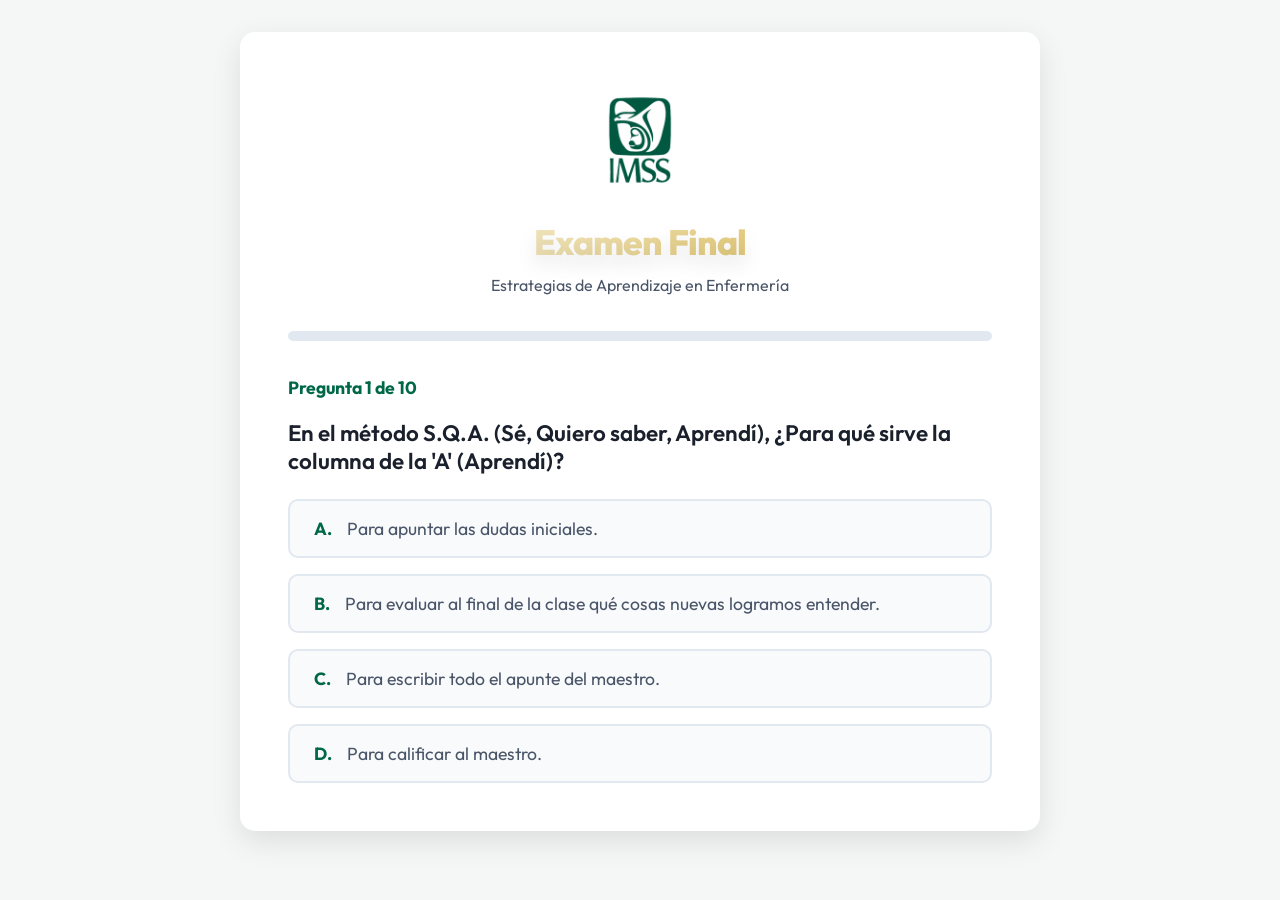
<file: examen.html>
﻿<!DOCTYPE html>
<html lang="es">

<head>
    <meta charset="UTF-8">
    <meta name="viewport" content="width=device-width, initial-scale=1.0">
    <title>Examen Final - Estrategias de Aprendizaje</title>
    <link rel="preconnect" href="https://fonts.googleapis.com">

    <link rel="preconnect" href="https://fonts.gstatic.com" crossorigin>
    <link href="https://fonts.googleapis.com/css2?family=Outfit:wght@300;400;500;600;700&display=swap" rel="stylesheet">
    <link rel="stylesheet" href="https://cdnjs.cloudflare.com/ajax/libs/font-awesome/6.5.1/css/all.min.css">
    <link rel="stylesheet" href="style.css">
    <style>
        body {
            background-color: #f4f7f6;
            margin: 0;
            padding: 2rem 0;
            display: flex;
            justify-content: center;
            align-items: flex-start;
            /* Permite hacer scroll al top del contenido si es muy largo */
            min-height: 100dvh;
            /* Actualizado a dvh */
            width: 100dvw;
            overflow-x: hidden;
            overflow-y: auto !important;
            /* Sobreescribe el overflow: hidden de style.css */
            height: auto !important;
            box-sizing: border-box;
        }

        .quiz-container {
            background: white;
            border-radius: 15px;
            box-shadow: 0 10px 30px rgba(0, 0, 0, 0.1);
            max-width: 800px;
            width: 90dvw;
            padding: 3rem;
            position: relative;
            overflow: hidden;
        }

        .quiz-header {
            text-align: center;
            margin-bottom: 2rem;
        }

        .quiz-header img {
            max-width: 120px;
            margin-bottom: 1rem;
        }

        .quiz-header h1 {
            color: var(--primary-dark, #1a365d);
            font-size: 2.2rem;
            margin-bottom: 0.5rem;
        }

        .quiz-header p {
            color: var(--text-muted, #718096);
        }

        .progress-bar-container {
            background: #e2e8f0;
            height: 10px;
            border-radius: 5px;
            margin-bottom: 2rem;
            overflow: hidden;
            position: relative;
        }

        .progress-bar-fill {
            background: var(--primary, #2b6cb0);
            height: 100%;
            width: 0%;
            transition: width 0.4s ease;
        }

        .question-text {
            font-size: 1.4rem;
            font-weight: 600;
            color: var(--text-main, #2d3748);
            margin-bottom: 1.5rem;
        }

        .options-grid {
            display: grid;
            grid-template-columns: 1fr;
            gap: 1rem;
        }

        .option-btn {
            background: #f8fafc;
            border: 2px solid #e2e8f0;
            padding: 1rem 1.5rem;
            border-radius: 10px;
            font-size: 1.1rem;
            font-family: inherit;
            color: #4a5568;
            cursor: pointer;
            transition: all 0.3s ease;
            text-align: left;
            display: flex;
            align-items: center;
        }

        .option-btn:hover {
            border-color: var(--primary, #2b6cb0);
            background: #edf2f7;
            transform: translateY(-2px);
        }

        .option-btn.selected-correct {
            background: #c6f6d5;
            border-color: #38a169;
            color: #22543d;
        }

        .option-btn.selected-wrong {
            background: #fed7d7;
            border-color: #e53e3e;
            color: #742a2a;
        }

        .option-btn.disabled {
            pointer-events: none;
            opacity: 0.7;
        }

        .justification-box {
            margin-top: 2rem;
            padding: 1.5rem;
            border-radius: 10px;
            display: none;
            animation: slideDown 0.4s ease forwards;
        }

        .justification-box.correct {
            background: #f0fff4;
            border-left: 5px solid #38a169;
        }

        .justification-box.wrong {
            background: #fff5f5;
            border-left: 5px solid #e53e3e;
        }

        .justification-title {
            font-weight: 700;
            margin-bottom: 0.5rem;
            display: flex;
            align-items: center;
            gap: 0.5rem;
        }

        .justification-box.correct .justification-title {
            color: #276749;
        }

        .justification-box.wrong .justification-title {
            color: #9b2c2c;
        }

        .next-btn {
            background: var(--primary, #2b6cb0);
            color: white;
            border: none;
            padding: 1rem 2rem;
            font-size: 1.1rem;
            border-radius: 8px;
            cursor: pointer;
            float: right;
            margin-top: 1.5rem;
            display: none;
            font-family: inherit;
            font-weight: 600;
            transition: background 0.3s ease;
        }

        .next-btn:hover {
            background: var(--primary-dark, #1a365d);
        }

        .score-container {
            text-align: center;
            display: none;
        }

        .score-circle {
            width: 150px;
            height: 150px;
            border-radius: 50%;
            background: #edf2f7;
            display: flex;
            justify-content: center;
            align-items: center;
            margin: 0 auto 2rem;
            font-size: 3rem;
            font-weight: 700;
            color: var(--primary, #2b6cb0);
            border: 8px solid var(--primary, #2b6cb0);
        }

        .review-container {
            display: none;
            text-align: left;
            margin-top: 2rem;
            animation: slideDown 0.5s ease;
        }

        .review-item {
            background: #f7fafc;
            border-left: 4px solid var(--primary);
            padding: 1.5rem;
            margin-bottom: 1.5rem;
            border-radius: 0 8px 8px 0;
            box-shadow: 0 2px 4px rgba(0, 0, 0, 0.05);
        }

        .review-question {
            font-weight: 700;
            color: #2d3748;
            margin-bottom: 1rem;
            font-size: 1.1rem;
        }

        .review-answer {
            color: #38a169;
            font-weight: 600;
            margin-bottom: 0.5rem;
        }

        .review-justification {
            color: #4a5568;
            font-size: 0.95rem;
            line-height: 1.5;
            background: #e6fffa;
            padding: 1rem;
            border-radius: 6px;
            margin-top: 0.5rem;
            border: 1px solid #b2f5ea;
        }

        @keyframes slideDown {
            from {
                opacity: 0;
                transform: translateY(-10px);
            }

            to {
                opacity: 1;
                transform: translateY(0);
            }
        }

        /* Responsive Design */
        @media (max-width: 768px) {
            .quiz-container {
                padding: 1.5rem;
                width: 95dvw;
                margin: 1rem 0;
            }

            .quiz-header h1 {
                font-size: 1.6rem;
            }

            .quiz-header img {
                max-width: 80px;
            }

            .question-text {
                font-size: 1.15rem;
                margin-bottom: 1rem;
            }

            .option-btn {
                padding: 0.8rem;
                font-size: 0.95rem;
            }

            .next-btn {
                width: 100%;
                float: none;
                margin-top: 1rem;
                padding: 0.8rem;
            }

            .score-circle {
                width: 100px;
                height: 100px;
                font-size: 2rem;
                border-width: 5px;
            }

            .review-item {
                padding: 1rem;
            }

            .review-question {
                font-size: 1rem;
            }
        }
    </style>
</head>

<body>

    <div class="quiz-container">
        <div class="quiz-header" id="quiz-header">
            <img src="assets/logoimss.png" alt="Logo IMSS" onerror="this.style.display='none'">
            <h1>Examen Final</h1>
            <p>Estrategias de Aprendizaje en Enfermería</p>
        </div>

        <div id="quiz-content">
            <div class="progress-bar-container">
                <div class="progress-bar-fill" id="progress-bar"></div>
            </div>

            <div style="display: flex; justify-content: space-between; align-items: center; margin-bottom: 1rem;">
                <p style="color: var(--primary); font-weight: 700; font-size: 1.1rem; margin: 0;" id="question-counter">
                    Pregunta 1 de 10</p>
            </div>

            <div class="question-text" id="question-text">
                <!-- Question goes here -->
            </div>

            <div class="options-grid" id="options-grid">
                <!-- Options go here -->
            </div>

            <div class="justification-box" id="justification-box">
                <div class="justification-title" id="justification-title"></div>
                <div class="justification-text" id="justification-text"></div>
            </div>

            <button class="next-btn" id="next-btn" onclick="nextQuestion()">Siguiente <i
                    class="fas fa-arrow-right"></i></button>
            <div style="clear: both;"></div>
        </div>

        <div class="score-container" id="score-container">
            <h1>¡Evaluación Completada!</h1>
            <p style="font-size: 1.2rem; color: #4a5568; margin-bottom: 2rem;">Aquí está tu resultado final:</p>
            <div class="score-circle" id="score-circle">
                0/5
            </div>
            <h3 id="score-message" style="color: var(--primary-dark); margin-bottom: 2rem;"></h3>
            <button class="next-btn" style="display: inline-block; float: none;"
                onclick="window.location.href='index.html'"><i class="fas fa-home"></i> Volver al Inicio</button>
            <button class="next-btn" style="display: inline-block; float: none; background: #38a169; margin-left: 1rem;"
                onclick="showReview()"><i class="fas fa-list-check"></i> Ver Respuestas</button>
            <button class="next-btn" style="display: inline-block; float: none; background: #4a5568; margin-left: 1rem;"
                onclick="location.reload()"><i class="fas fa-redo"></i> Reintentar</button>
        </div>

        <div class="review-container" id="review-container">
            <h2 style="color: var(--primary-dark); margin-bottom: 1.5rem; text-align: center;">Repaso de Conocimientos
            </h2>
            <p style="text-align: center; color: #718096; margin-bottom: 2rem;">Revisa las respuestas correctas de todas
                las preguntas.</p>
            <div id="review-content"></div>
            <div style="text-align: center; margin-top: 2rem;">
                <button class="next-btn" style="display: inline-block; float: none;"
                    onclick="window.location.href='index.html'"><i class="fas fa-home"></i> Volver al Inicio</button>
                <button class="next-btn"
                    style="display: inline-block; float: none; background: #4a5568; margin-left: 1rem;"
                    onclick="location.reload()"><i class="fas fa-redo"></i> Reintentar Quiz</button>
            </div>
        </div>

    </div>

    <script>
        const quizData = [
            // Tema 1.1: Aprender a Conocer
            {
                question: "¿Qué pilar de la educación consiste en adquirir destrezas y habilidades para trabajar en equipo (por ejemplo, saber aspirar secreciones)?",
                options: [
                    "Aprender a Conocer",
                    "Aprender a Hacer",
                    "Aprender a Vivir Juntos",
                    "Aprender a Ser"
                ],
                correctIndex: 1,
                justificationRight: "¡Excelente! 'Aprender a Hacer' se refiere a la parte práctica y al desarrollo de habilidades clínicas.",
                justificationWrong: "La parte práctica y manual de nuestra profesión se enfoca en el pilar 'Aprender a Hacer'."
            },
            {
                question: "¿Qué pilar de la educación se enfoca en la ética, la autonomía y la personalidad del enfermero?",
                options: [
                    "Aprender a Conocer",
                    "Aprender a Hacer",
                    "Aprender a Ser",
                    "Aprender a Vivir Juntos"
                ],
                correctIndex: 2,
                justificationRight: "¡Correcto! 'Aprender a Ser' trata sobre nuestros valores, ética y crecimiento personal.",
                justificationWrong: "Es 'Aprender a Ser'. Este pilar trata sobre quiénes somos como profesionales éticos y responsables."
            },
            // Tema 1.2: Métodos de Estudio
            {
                question: "¿Cuál es el método de estudio que usa un reloj para estudiar por 25 minutos y descansar 5 minutos?",
                options: [
                    "Método Cornell",
                    "Técnica Pomodoro",
                    "Mapa Mental",
                    "Sistema Kanban"
                ],
                correctIndex: 1,
                justificationRight: "¡Exacto! El Pomodoro nos ayuda a no cansarnos mentalmente estudiando en bloques cortos.",
                justificationWrong: "El método que usa tiempos cortos de enfoque y pausas es la Técnica Pomodoro."
            },
            {
                question: "¿Qué método para tomar apuntes divide la hoja en 3 partes: 'Pistas', 'Notas' y 'Resumen'?",
                options: [
                    "Sistema Kanban",
                    "Método Pomodoro",
                    "Método Cornell",
                    "Esquema de llaves"
                ],
                correctIndex: 2,
                justificationRight: "¡Correcto! El Método Cornell es fantástico para tomar notas ordenadas y fáciles de repasar.",
                justificationWrong: "La técnica de dividir la hoja para tomar apuntes es el Método Cornell."
            },
            // Tema 1.3 / 1.4: Hábito y Gestión
            {
                question: "Para formar un hábito de estudio fuerte, ¿cuáles son los 3 pasos de nuestro cerebro (Bucle Neurológico)?",
                options: [
                    "Motivación, Acción y Resultado",
                    "Planear, Hacer y Revisar",
                    "Señal, Rutina y Recompensa",
                    "Leer, Escribir y Repasar"
                ],
                correctIndex: 2,
                justificationRight: "¡Muy bien! Todo hábito empieza con una Señal, seguimos con la Rutina (estudiar) y terminamos con una Recompensa.",
                justificationWrong: "Para crear un hábito el cerebro usa: 1) Señal, 2) Rutina, 3) Recompensa."
            },
            {
                question: "Según la Matriz del tiempo, ¿qué tipo de actividad es estudiar para el Postécnico, sabiendo que no es para mañana pero nos ayuda a crecer?",
                options: [
                    "Urgente e Importante",
                    "No Urgente pero Importante",
                    "Urgente pero No importante",
                    "No Urgente y No Importante"
                ],
                correctIndex: 1,
                justificationRight: "¡Así es! Es Muy Importante para tu futuro, pero como no es Urgente (no es para ya), tienes que ser disciplinado para no dejarlo.",
                justificationWrong: "El estudio a largo plazo es Importante (para tu carrera) pero No Urgente (no hay prisa inmediata)."
            },
            // Tema 1.5 / 1.6: Entorno y Adultos
            {
                question: "En la Andragogía (cómo aprendemos los adultos), ¿cuál es nuestra mayor ventaja al estudiar temas nuevos?",
                options: [
                    "Que tenemos excelente memoria.",
                    "Que tenemos mucha experiencia clínica previa de nuestro trabajo.",
                    "Que nos gusta mucho leer libros largos.",
                    "Que solo aprendemos si nos dan un premio."
                ],
                correctIndex: 1,
                justificationRight: "¡Exacto! Tu experiencia diaria en el hospital es la base más fuerte para entender mejor lo que lees en los libros.",
                justificationWrong: "Nuestra mayor ventaja como adultos es la experiencia clínica; gracias a lo que ya vivimos en los hospitales, entendemos mejor la teoría."
            },
            {
                question: "¿Qué tipo de luz se recomienda para tu lugar de estudio si no te quieres quedar dormido?",
                options: [
                    "Luz amarilla oscura",
                    "Lámparas de colores",
                    "Luz blanca/fría",
                    "Poca luz, casi a oscuras"
                ],
                correctIndex: 2,
                justificationRight: "Correcto, la luz blanca nos ayuda a estar alertas y nos quita el sueño, ideal después de las guardias.",
                justificationWrong: "Se recomienda la luz fría o blanca porque le avisa a tu cerebro que es hora de estar alerta y despierto."
            },
            // Tema 2.1: Canal Visual
            {
                question: "¿Cómo se llama el esquema que tiene un dibujo en el centro y coloridas ramas hacia los lados?",
                options: [
                    "Diagrama de Flujo",
                    "Mapa Conceptual",
                    "Mapa Mental",
                    "Línea del tiempo"
                ],
                correctIndex: 2,
                justificationRight: "¡Perfecto! El mapa mental es muy creativo, usa muchos colores e imágenes para recordar mejor.",
                justificationWrong: "Al esquema con una imagen central y ramas a los lados se le conoce como Mapa Mental."
            },
            {
                question: "¿Qué tipo de lectura utilizamos si queremos encontrar si un artículo científico tiene errores o información falsa?",
                options: [
                    "Lectura Rápida",
                    "Lectura de Comprensión",
                    "Lectura Crítica",
                    "Lectura Literal"
                ],
                correctIndex: 2,
                justificationRight: "Excelente. La lectura crítica no solo lee, sino que juzga si la información es buena o mala.",
                justificationWrong: "Para evaluar si un artículo es confiable o no, aplicamos la 'Lectura Crítica'."
            },
            // Tema 2.2: Canal Auditivo
            {
                question: "Al usar la nemotecnia (acrónimo) V.O.M.I.T. para atender pacientes graves, ¿qué significa la 'O' y la 'M'?",
                options: [
                    "Orina y Medicamentos",
                    "Oxígeno y Monitor EKG",
                    "Observación y Movimiento",
                    "Oídos y Manos"
                ],
                correctIndex: 1,
                justificationRight: "¡Exacto! Debes garantizar Oxígeno y colocar el Monitor cardiaco.",
                justificationWrong: "Es Vitales, Oxígeno, Monitor, IV (intravenoso) y Tratamiento."
            },
            {
                question: "Si eres una persona auditiva, ¿qué técnica te sirve para estudiar mientras manejas hacia el hospital?",
                options: [
                    "Hacer mapas mentales",
                    "Leer libros en el carro",
                    "Escuchar notas de voz grabadas por ti mismo",
                    "Ver videos musicales"
                ],
                correctIndex: 2,
                justificationRight: "Bien. Grabar tu voz resumiendo la clase y escucharla de fondo es excelente para aprovechar los tiempos muertos.",
                justificationWrong: "Escuchar notas de voz o audios de clases (podcasts) te sirve para repasar mientras haces otras actividades."
            },
            // Tema 2.3: Canal Kinestésico y Social
            {
                question: "¿Por qué es tan bueno practicar un 'Código Rojo' en un maniquí de simulación?",
                options: [
                    "Para jugar un rato.",
                    "Para platicar con los compañeros.",
                    "Para cansar a los alumnos.",
                    "Para generar memoria en nuestros músculos y practicar bajo estrés leve."
                ],
                correctIndex: 3,
                justificationRight: "¡Correcto! Simular nos ayuda a mecanizar los movimientos para que, a la hora de una urgencia real, sepamos cómo movernos en automático.",
                justificationWrong: "Los simulacros o 'sociodramas' nos preparan física y mentalmente; nuestros músculos aprenden el movimiento y nos estresamos menos en la vida real."
            },
            {
                question: "¿Cómo se llama la dinámica grupal donde todos dicen muchas ideas rápidas (sin burlarse) para resolver un problema?",
                options: [
                    "Lluvia de Ideas",
                    "Debate",
                    "Entrevista",
                    "Lectura en voz alta"
                ],
                correctIndex: 0,
                justificationRight: "Exacto. En la Lluvia de Ideas, cualquier propuesta cuenta y anotamos todo en el pizarrón.",
                justificationWrong: "Cuando todo el equipo da muchas opciones para solucionar algo, se está aplicando la 'Lluvia de Ideas'."
            },
            // Tema 3.1 a 3.5: Metodologías
            {
                question: "En el método S.Q.A. (Sé, Quiero saber, Aprendí), ¿Para qué sirve la columna de la 'A' (Aprendí)?",
                options: [
                    "Para apuntar las dudas iniciales.",
                    "Para evaluar al final de la clase qué cosas nuevas logramos entender.",
                    "Para escribir todo el apunte del maestro.",
                    "Para calificar al maestro."
                ],
                correctIndex: 1,
                justificationRight: "¡Sí! La columna 'Aprendí' nos permite darnos cuenta de lo que hemos avanzado comparado con lo que sabíamos al inicio.",
                justificationWrong: "En 'Aprendí', reflexionas y evalúas el nuevo conocimiento que ganaste durante la sesión."
            },
            {
                question: "¿Qué herramienta usarías para ver claramente las diferencias y semejanzas entre el paracetamol y el ibuprofeno?",
                options: [
                    "Una lluvia de ideas",
                    "Un cuadro clínico",
                    "Un cuadro comparativo",
                    "Una infografía"
                ],
                correctIndex: 2,
                justificationRight: "Excelente. Los cuadros comparativos son ideales para estudiar medicamentos que se parecen.",
                justificationWrong: "El Cuadro Comparativo nos pone frente a frente las variables de dos o más conceptos para notar sus diferencias."
            },
            {
                question: "En un Mapa Conceptual (que va de arriba hacia abajo), ¿qué elemento es obligatorio que conecte las ideas?",
                options: [
                    "Solo flechas sin nada escrito.",
                    "Palabras de enlace (como: \"se divide en\", \"causa\").",
                    "Muchos colores.",
                    "Imágenes grandes."
                ],
                correctIndex: 1,
                justificationRight: "Asi es. Los mapas conceptuales se leen como si fueran oraciones completas gracias a las palabras conectivas.",
                justificationWrong: "Los Mapas Conceptuales siempre deben tener palabras que unan los cuadros, para que puedan leerse lógicamente."
            },
            // Tema 4.1 a 4.3: TACs y Tecnologías
            {
                question: "Para nunca perder tus tareas médicas aunque se rompa tu computadora o te roben la mochila, ¿dónde deberías guardarlas?",
                options: [
                    "En una memoria USB.",
                    "Imprimir todo.",
                    "Mandarlas por fax.",
                    "En la Nube (Google Drive, OneDrive)."
                ],
                correctIndex: 3,
                justificationRight: "¡Muy bien! Subir las cosas a la nube asegura que mientras tengas internet, tus archivos vivirán para siempre.",
                justificationWrong: "La Nube (Google Drive, OneDrive) guarda tus archivos en internet y a salvo de los accidentes de aparatos físicos."
            },
            {
                question: "¿Qué papelillos cuadrados en blanco y negro podemos pegar al carro rojo para abrirlos con la cámara del celular y ver un video?",
                options: [
                    "Código de barras",
                    "Stickers decorativos",
                    "Códigos QR",
                    "Etiquetas de precios"
                ],
                correctIndex: 2,
                justificationRight: "¡Exacto! Pegar Códigos QR en los muebles del hospital permite consultar información didáctica en segundos.",
                justificationWrong: "Se trata de los Códigos QR, que al escanearse nos mandan directo a tutoriales, guías clínicas o videos."
            },
            {
                question: "Hablando de TICS, ¿Qué significa la sigla M-learning?",
                options: [
                    "Aprender mucha Maternidad.",
                    "Aprender Mecánica de enfermería.",
                    "Mobile Learning: Aprender directamente desde el Teléfono Móvil (Celular).",
                    "Aprender usando Maniquíes."
                ],
                correctIndex: 2,
                justificationRight: "Correcto. M-Learning es cuando usas tu celular para hacer quizes, leer pdfs de clases virtuales y aprovechar al máximo la pantalla de tu teléfono.",
                justificationWrong: "La 'M' es de Mobile (Móvil/Celular). Significa usar nuestros smartphones para el estudio de forma portátil."
            }
        ];

        // Shuffle the array and pick the first 10 for the exam
        shuffleArray(quizData);
        const examQuestions = quizData.slice(0, 10);

        let currentQuestion = 0;
        let score = 0;
        let userAnswers = []; // Para guardar las respuestas del usuario

        const questionText = document.getElementById('question-text');
        const optionsGrid = document.getElementById('options-grid');
        const progressBar = document.getElementById('progress-bar');
        const questionCounter = document.getElementById('question-counter');
        const justificationBox = document.getElementById('justification-box');
        const justificationTitle = document.getElementById('justification-title');
        const justificationText = document.getElementById('justification-text');
        const nextBtn = document.getElementById('next-btn');

        // Función para revolver (shuffle) el arreglo de forma aleatoria (Fisher-Yates)
        function shuffleArray(array) {
            for (let i = array.length - 1; i > 0; i--) {
                const j = Math.floor(Math.random() * (i + 1));
                [array[i], array[j]] = [array[j], array[i]];
            }
        }

        function loadQuestion() {
            // Reset state
            justificationBox.style.display = 'none';
            justificationBox.className = 'justification-box';
            nextBtn.style.display = 'none';
            optionsGrid.innerHTML = '';

            const q = examQuestions[currentQuestion];
            questionText.textContent = q.question;
            questionCounter.textContent = 'Pregunta ' + (currentQuestion + 1) + ' de ' + examQuestions.length;
            progressBar.style.width = (((currentQuestion) / examQuestions.length) * 100) + '%';

            q.options.forEach((option, index) => {
                const button = document.createElement('button');
                button.className = 'option-btn';
                button.innerHTML = '<span style="margin-right: 15px; font-weight: bold; color: var(--primary);">' + String.fromCharCode(65 + index) + '.</span> ' + option;
                button.onclick = () => selectOption(index, button);
                optionsGrid.appendChild(button);
            });
        }

        function selectOption(selectedIndex, buttonElement) {
            const q = examQuestions[currentQuestion];
            const buttons = document.querySelectorAll('.option-btn');

            // Guardar la respuesta del usuario
            userAnswers[currentQuestion] = selectedIndex;

            // Revisamos puntuación internamente
            if (selectedIndex === q.correctIndex) {
                score++;
            }

            // Disable all buttons and visually select the chosen one temporarily
            buttons.forEach(btn => btn.classList.add('disabled'));
            buttonElement.style.border = "2px solid var(--primary)";
            buttonElement.style.background = "var(--primary-light)";

            // Wait briefly before moving without showing justification
            setTimeout(() => {
                nextQuestion();
            }, 500);
        }

        function showJustification(isCorrect, text) {
            justificationBox.style.display = 'block';
            if (isCorrect) {
                justificationBox.classList.add('correct');
                justificationTitle.innerHTML = '<i class="fas fa-check-circle"></i> ¡Respuesta Correcta!';
            } else {
                justificationBox.classList.add('wrong');
                justificationTitle.innerHTML = '<i class="fas fa-times-circle"></i> Respuesta Incorrecta';
            }
            justificationText.textContent = text;
        }

        function nextQuestion() {
            currentQuestion++;
            if (currentQuestion < examQuestions.length) {
                loadQuestion();
            } else {
                showResults();
            }
        }

        function showResults() {
            document.getElementById('quiz-content').style.display = 'none';
            document.getElementById('quiz-header').style.display = 'none';
            const scoreContainer = document.getElementById('score-container');
            scoreContainer.style.display = 'block';

            progressBar.style.width = '100%';

            const scoreCircle = document.getElementById('score-circle');
            scoreCircle.textContent = score + '/' + examQuestions.length;

            const scoreMessage = document.getElementById('score-message');
            if (score === examQuestions.length) {
                scoreMessage.innerHTML = "¡Calificación Perfecta! <br> Muestras un dominio absoluto de los conceptos.";
                scoreCircle.style.borderColor = "#38a169";
                scoreCircle.style.color = "#38a169";
            } else if (score >= examQuestions.length - 2) {
                scoreMessage.innerHTML = "¡Aprobado con Excelencia! <br> Tienes una sólida comprensión de las estrategias.";
            } else if (score >= 6) {
                scoreMessage.innerHTML = "Aprobado. <br> Sin embargo, te recomendamos seguir repasando.";
            } else {
                scoreMessage.innerHTML = "No Aprobado. <br> Es mandatorio repasar la unidad didáctica.";
                scoreCircle.style.borderColor = "#e53e3e";
                scoreCircle.style.color = "#e53e3e";
            }
        }

        function showReview() {
            document.getElementById('score-container').style.display = 'none';
            const reviewContainer = document.getElementById('review-container');
            const reviewContent = document.getElementById('review-content');

            reviewContainer.style.display = 'block';
            reviewContent.innerHTML = ''; // Limpiar por si acaso

            examQuestions.forEach((q, index) => {
                const item = document.createElement('div');
                item.className = 'review-item';

                const correctOption = q.options[q.correctIndex];
                const selectedOptionIndex = userAnswers[index];

                let answerHtml = '<div class="review-answer"><i class="fas fa-check-circle"></i> Respuesta correcta: ' + correctOption + '</div>';

                // Si el usuario contestó otra cosa, la mostramos en rojo
                if (selectedOptionIndex !== undefined && selectedOptionIndex !== q.correctIndex) {
                    const wrongOption = q.options[selectedOptionIndex];
                    answerHtml += '<div style="color: #e53e3e; font-weight: 500; margin-bottom: 0.5rem;"><i class="fas fa-times-circle"></i> Tu respuesta: ' + wrongOption + '</div>';
                }

                item.innerHTML =
                    '<div class="review-question">' + (index + 1) + '. ' + q.question + '</div>' +
                    answerHtml +
                    '<div class="review-justification">' +
                    '<strong>¿Por qué?</strong><br>' +
                    q.justificationRight +
                    '</div>';

                reviewContent.appendChild(item);
            });

            // Scroll al inicio del repaso
            window.scrollTo(0, 0);
        }

        // Initialize quiz: Revolvemos las preguntas se hizo mas arriba, solo cargamos la primera
        loadQuestion();
    </script>
</body>

</html>
</file>
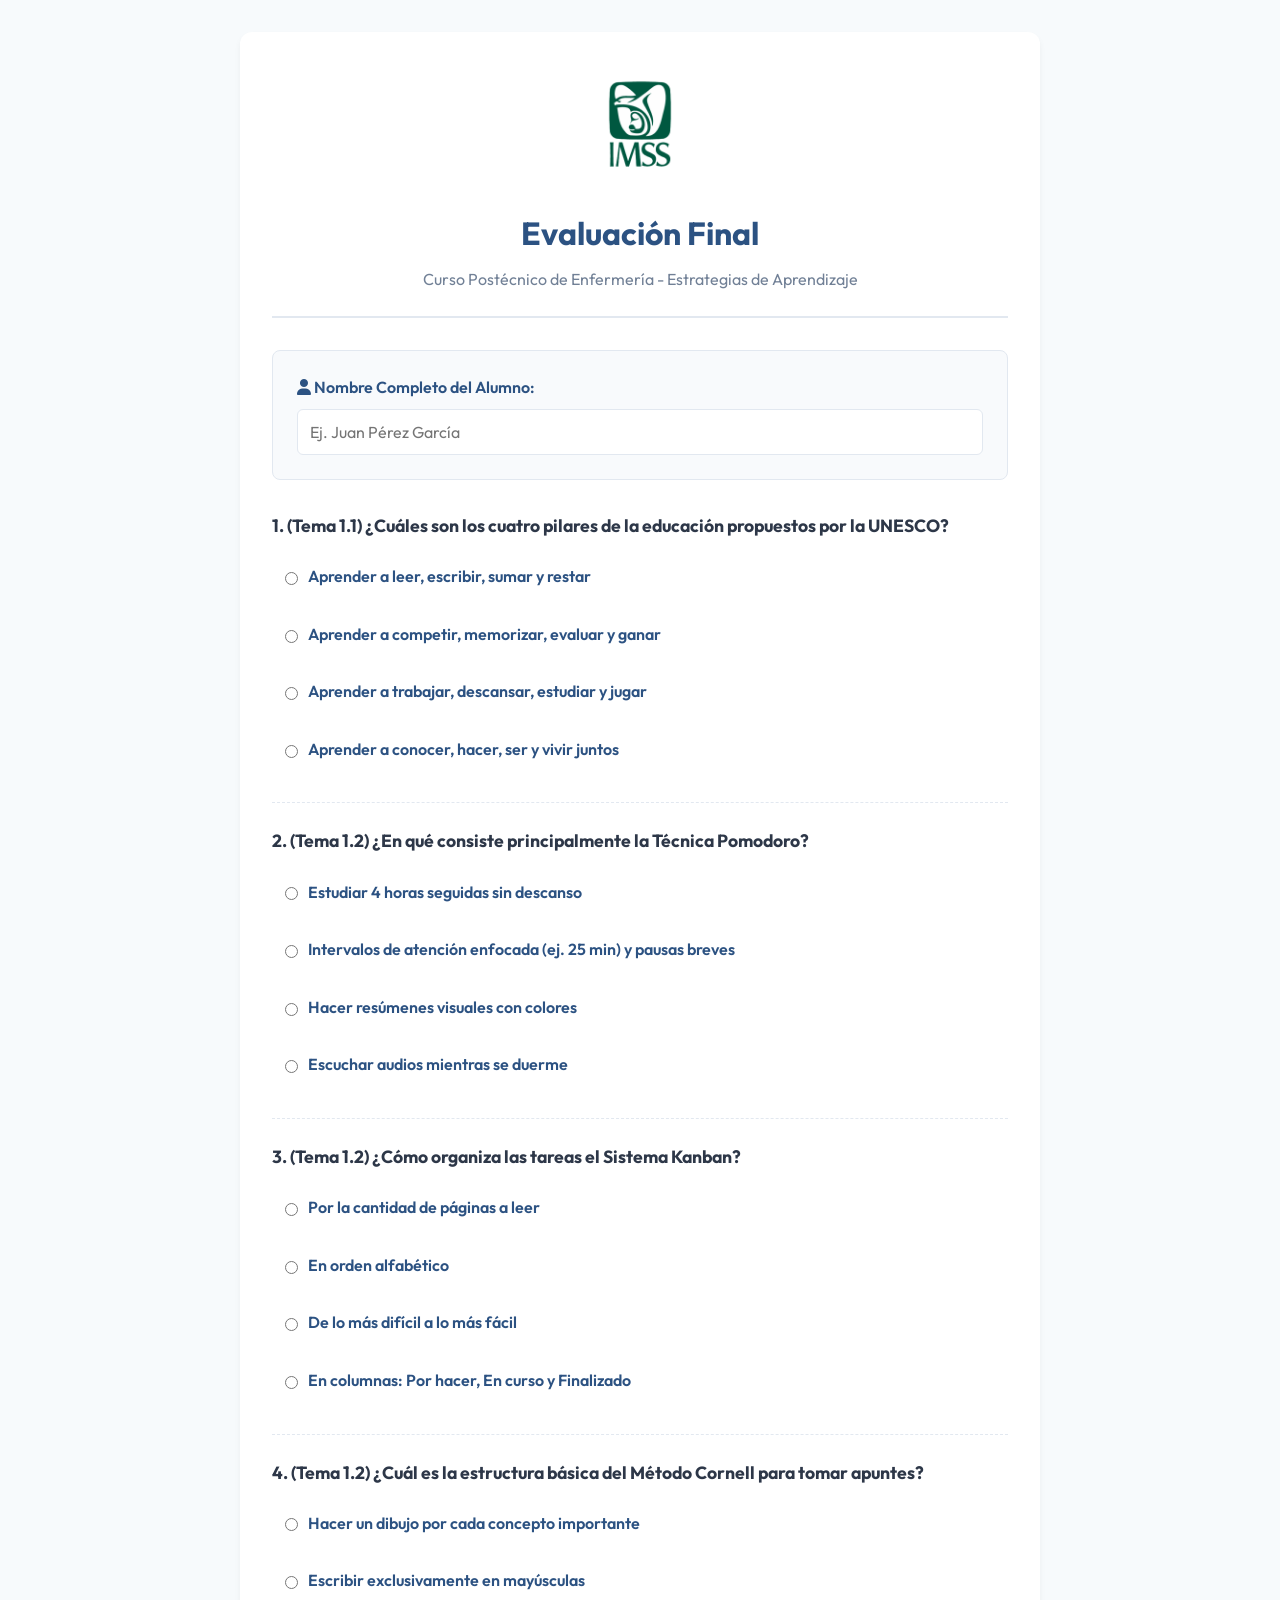
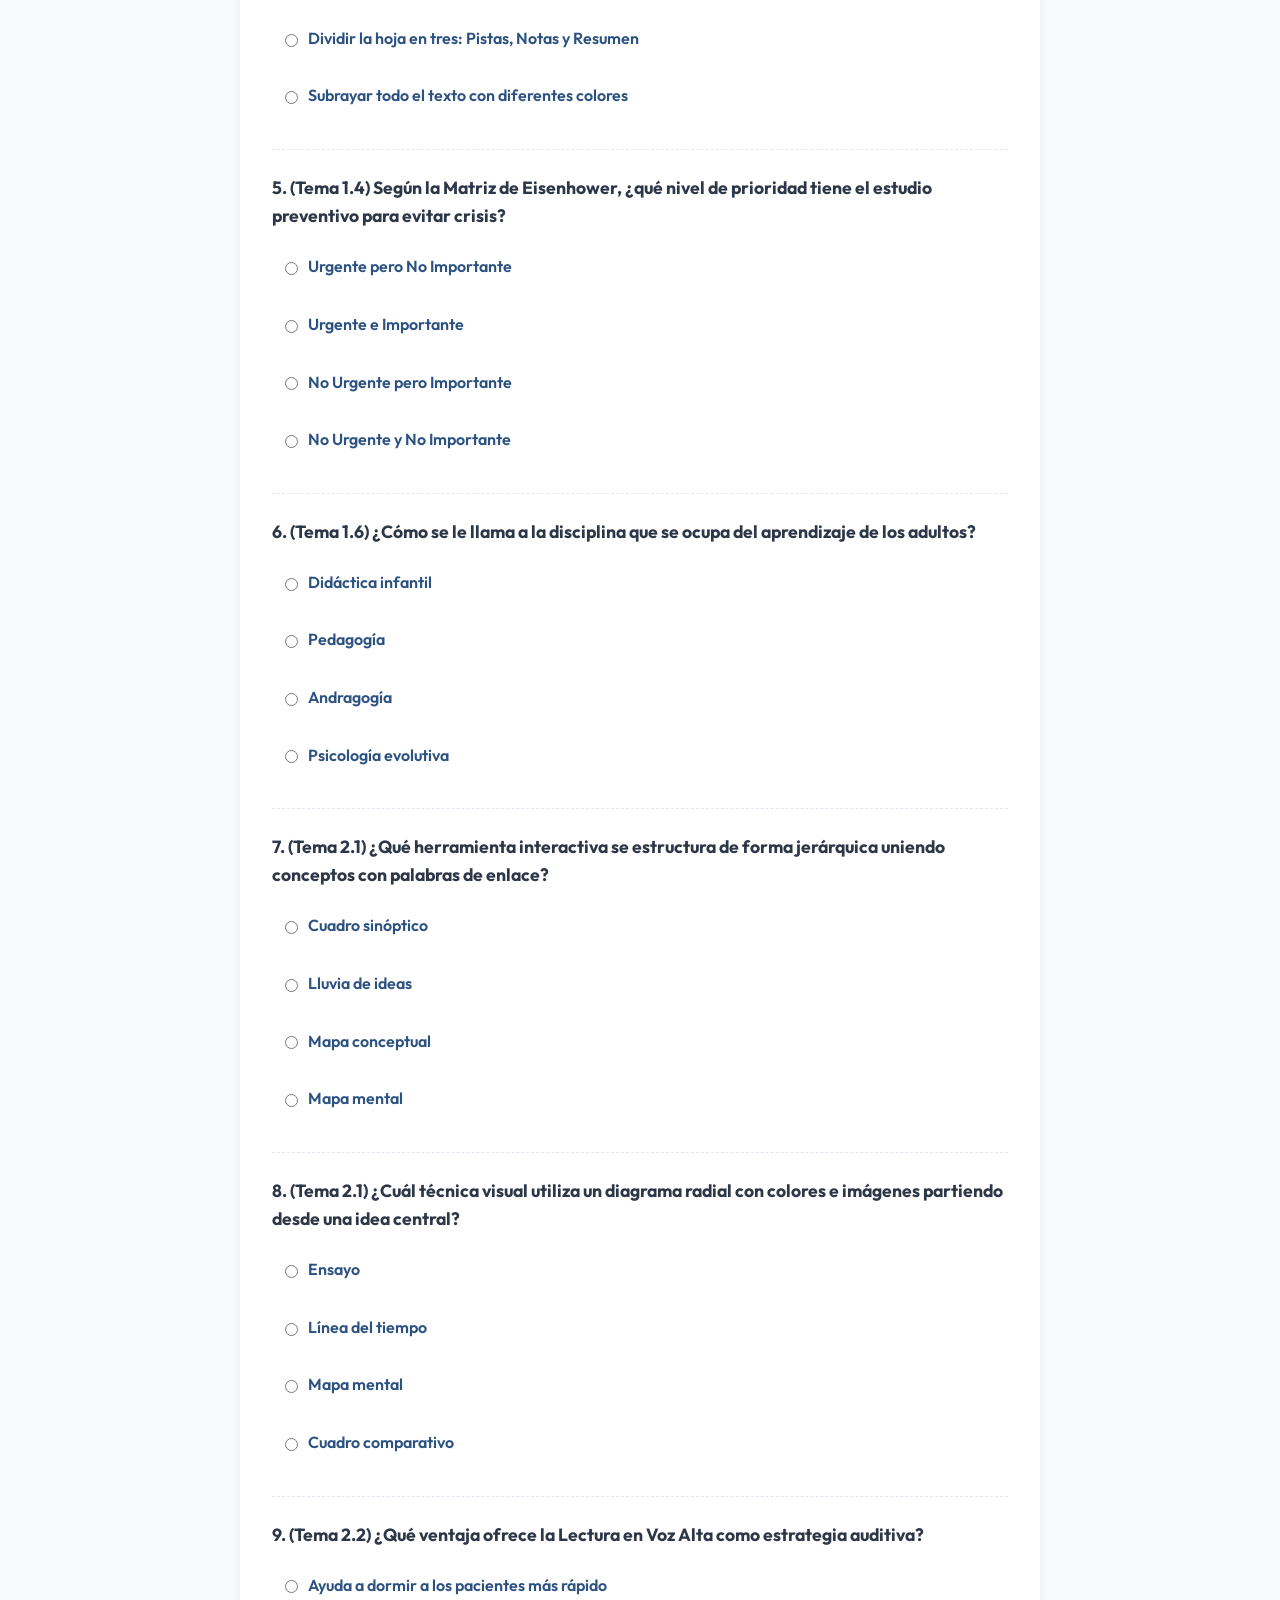
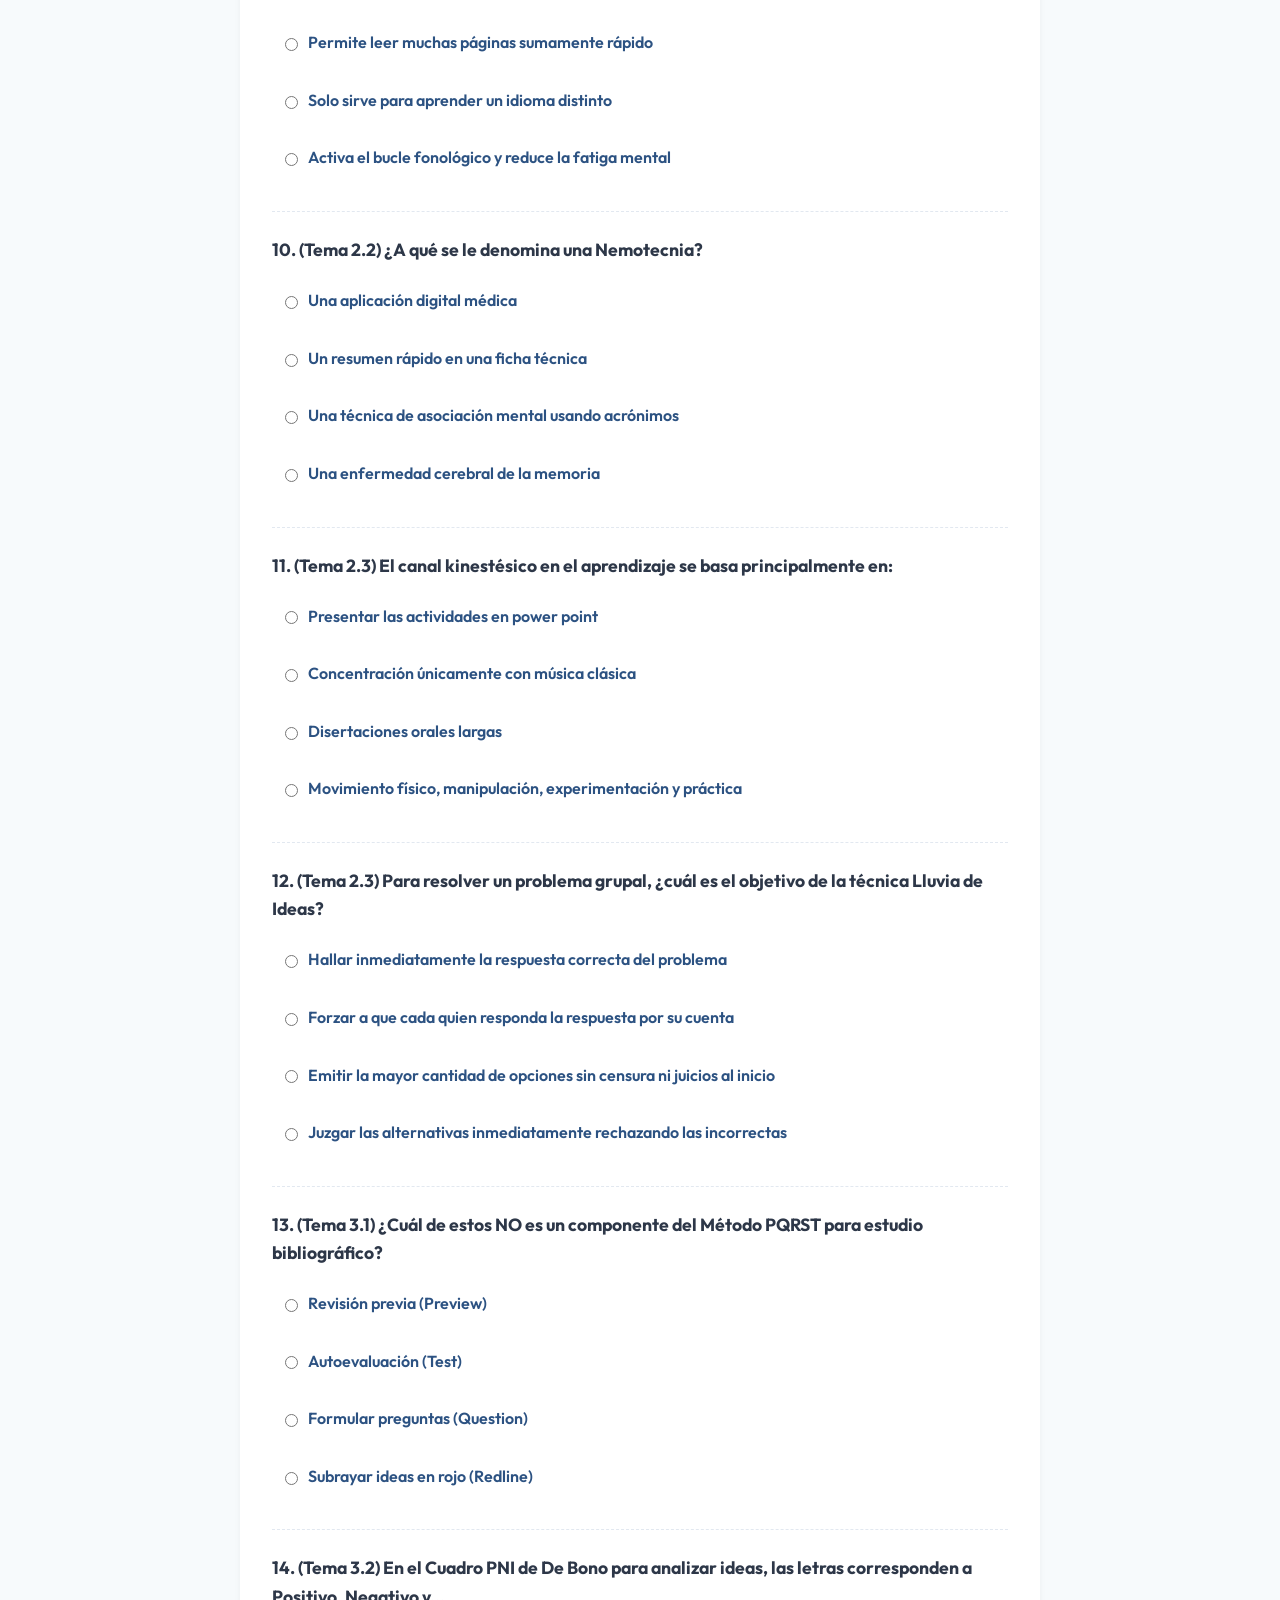
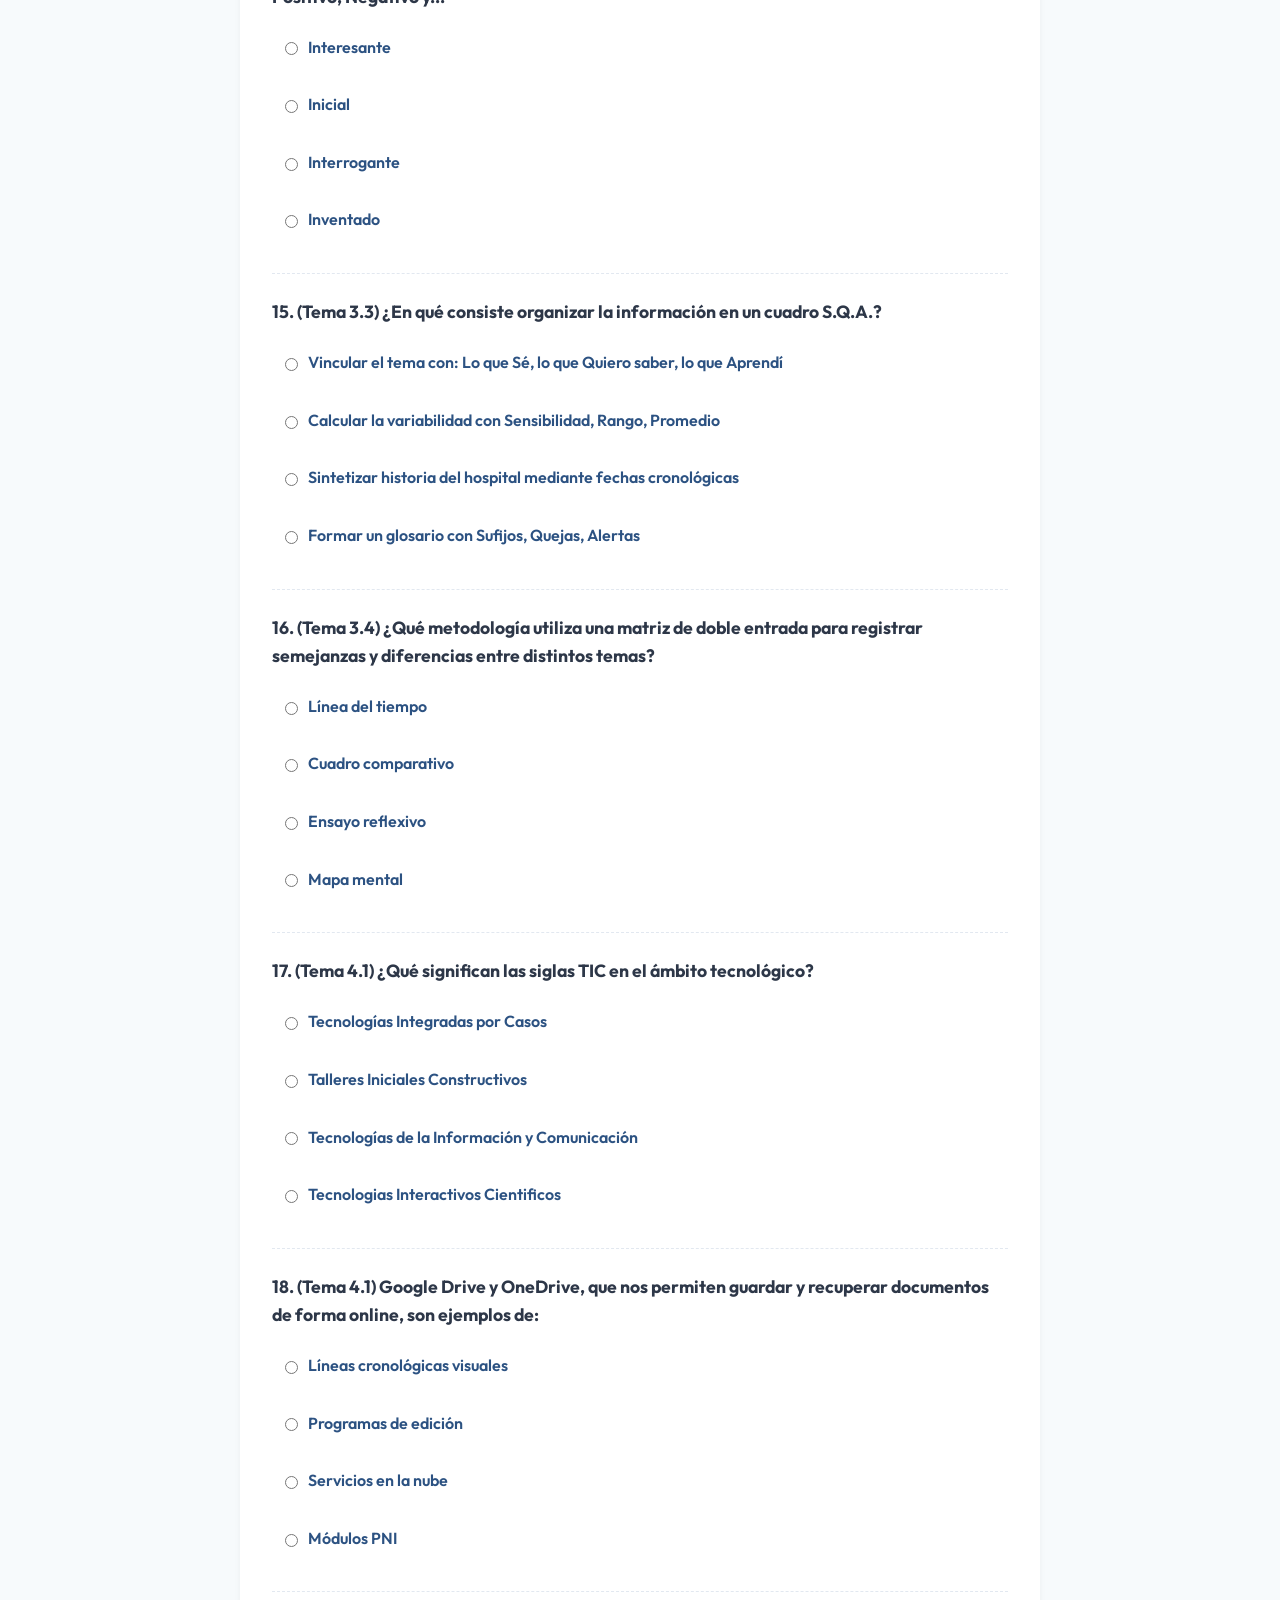
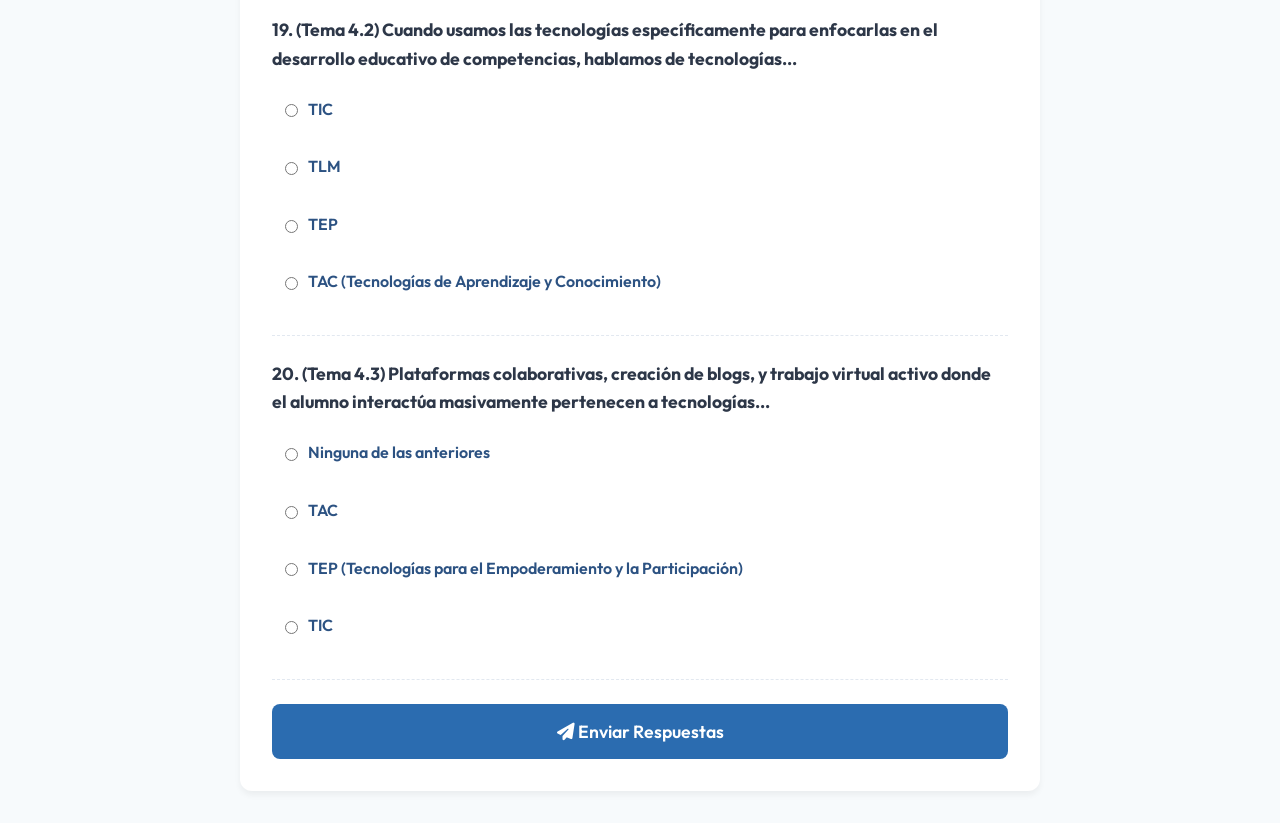
<file: examen_final_qr.html>
<!DOCTYPE html>
<html lang="es">

<head>
    <meta charset="UTF-8">
    <meta name="viewport" content="width=device-width, initial-scale=1.0">
    <title>Examen Final - Estrategias de Aprendizaje</title>
    <link rel="preconnect" href="https://fonts.googleapis.com">
    <link rel="preconnect" href="https://fonts.gstatic.com" crossorigin>
    <link href="https://fonts.googleapis.com/css2?family=Outfit:wght@300;400;500;600;700&display=swap" rel="stylesheet">
    <link rel="stylesheet" href="https://cdnjs.cloudflare.com/ajax/libs/font-awesome/6.5.1/css/all.min.css">
    <style>
        :root {
            --primary: #2b6cb0;
            --primary-dark: #2c5282;
            --secondary: #ecc94b;
            --accent: #e53e3e;
            --bg-color: #f7fafc;
            --card-bg: #ffffff;
            --text-main: #2d3748;
            --text-muted: #718096;
            --border: #e2e8f0;
        }

        body {
            font-family: 'Outfit', sans-serif;
            background-color: var(--bg-color);
            color: var(--text-main);
            margin: 0;
            padding: 0;
            line-height: 1.6;
        }

        .container {
            max-width: 800px;
            margin: 2rem auto;
            padding: 2rem;
            background: var(--card-bg);
            border-radius: 12px;
            box-shadow: 0 4px 6px rgba(0, 0, 0, 0.05);
            width: 90%;
            /* Ensure it does not exceed screen width */
            box-sizing: border-box;
        }

        @media (max-width: 768px) {
            .container {
                margin: 1rem auto;
                padding: 1.5rem;
                width: 95%;
            }

            .header img {
                max-width: 80px;
            }

            h1 {
                font-size: 1.5rem;
            }

            .form-group {
                padding: 1rem;
            }

            .question h3 {
                font-size: 1rem;
            }

            .option-label {
                font-size: 0.95rem;
                padding: 0.6rem;
            }

            button.submit-btn {
                padding: 0.8rem;
                font-size: 1rem;
            }

            .success-message {
                padding: 1.5rem;
            }

            .success-message i {
                font-size: 3rem;
            }

            .success-message h2 {
                font-size: 1.4rem;
            }
        }

        .header {
            text-align: center;
            border-bottom: 2px solid var(--border);
            padding-bottom: 1.5rem;
            margin-bottom: 2rem;
        }

        .header img {
            max-width: 120px;
            margin-bottom: 1rem;
        }

        h1 {
            color: var(--primary-dark);
            margin: 0 0 0.5rem 0;
        }

        p.subtitle {
            color: var(--text-muted);
            margin: 0;
        }

        .form-group {
            margin-bottom: 2rem;
            background: #f8fafc;
            padding: 1.5rem;
            border-radius: 8px;
            border: 1px solid var(--border);
        }

        label {
            font-weight: 600;
            display: block;
            margin-bottom: 0.5rem;
            color: var(--primary-dark);
        }

        input[type="text"] {
            width: 100%;
            padding: 0.75rem;
            border: 1px solid var(--border);
            border-radius: 6px;
            font-family: 'Outfit', sans-serif;
            font-size: 1rem;
            box-sizing: border-box;
        }

        .question {
            margin-bottom: 1.5rem;
            padding-bottom: 1.5rem;
            border-bottom: 1px dashed var(--border);
        }

        .question h3 {
            font-size: 1.1rem;
            margin-top: 0;
            margin-bottom: 1rem;
            color: var(--text-main);
        }

        .options {
            display: flex;
            flex-direction: column;
            gap: 0.5rem;
        }

        .option-label {
            display: flex;
            align-items: center;
            padding: 0.5rem;
            border-radius: 4px;
            cursor: pointer;
            transition: background 0.2s;
        }

        .option-label:hover {
            background: #edf2f7;
        }

        .option-label input {
            margin-right: 10px;
        }

        button.submit-btn {
            display: block;
            width: 100%;
            padding: 1rem;
            background-color: var(--primary);
            color: white;
            border: none;
            border-radius: 8px;
            font-size: 1.1rem;
            font-weight: 600;
            font-family: 'Outfit', sans-serif;
            cursor: pointer;
            transition: background 0.3s;
        }

        button.submit-btn:hover {
            background-color: var(--primary-dark);
        }

        button.submit-btn:disabled {
            background-color: var(--text-muted);
            cursor: not-allowed;
        }

        .loading {
            display: none;
            text-align: center;
            margin-top: 1rem;
            color: var(--text-muted);
        }

        .success-message {
            display: none;
            text-align: center;
            padding: 3rem;
        }

        .success-message i {
            font-size: 4rem;
            color: #38a169;
            margin-bottom: 1rem;
        }

        .success-message h2 {
            color: var(--primary-dark);
        }
    </style>
</head>

<body>
    <div class="container" id="exam-container">
        <div class="header">
            <img src="assets/logoimss.png" alt="IMSS" onerror="this.style.display='none'">
            <h1>Evaluación Final</h1>
            <p class="subtitle">Curso Postécnico de Enfermería - Estrategias de Aprendizaje</p>
        </div>

        <form id="exam-form">
            <div class="form-group">
                <label for="student-name"><i class="fas fa-user"></i> Nombre Completo del Alumno:</label>
                <input type="text" id="student-name" name="student-name" placeholder="Ej. Juan Pérez García" required>
            </div>

            <!-- Preguntas -->
            <div id="questions-container">
                <!-- Generado por JS -->
            </div>

            <button type="submit" class="submit-btn" id="submit-btn">
                <i class="fas fa-paper-plane"></i> Enviar Respuestas
            </button>
            <div class="loading" id="loading-indicator">
                <i class="fas fa-spinner fa-spin"></i> Guardando y enviando resultados...
            </div>
        </form>
    </div>

    <!-- Mensaje de éxito (Oculto inicialmente) -->
    <div class="container success-message" id="success-container">
        <i class="fas fa-check-circle"></i>
        <h2>¡Evaluación Completada!</h2>
        <p>Tus respuestas han sido registradas exitosamente.</p>
        <p>Puedes cerrar esta pestaña.</p>
    </div>

    <script>
        // CONFIGURAR AQUÍ LA URL DEL WEB APP DE GOOGLE APPS SCRIPT
        const GOOGLE_SCRIPT_URL = "https://script.google.com/macros/s/AKfycbzvgynwBEto1v0S1QzRfz8P3AS-oBjnI_R1LhFZcDxCgbwm8UqwXCdBGZrr3sNqb5nJ/exec";

        const questionsData = [
            {
                q: "(Tema 1.1) ¿Cuáles son los cuatro pilares de la educación propuestos por la UNESCO?",
                options: ["Aprender a conocer, hacer, ser y vivir juntos", "Aprender a leer, escribir, sumar y restar", "Aprender a competir, memorizar, evaluar y ganar", "Aprender a trabajar, descansar, estudiar y jugar"],
                answer: 0
            },
            {
                q: "(Tema 1.2) ¿En qué consiste principalmente la Técnica Pomodoro?",
                options: ["Estudiar 4 horas seguidas sin descanso", "Intervalos de atención enfocada (ej. 25 min) y pausas breves", "Hacer resúmenes visuales con colores", "Escuchar audios mientras se duerme"],
                answer: 1
            },
            {
                q: "(Tema 1.2) ¿Cómo organiza las tareas el Sistema Kanban?",
                options: ["En orden alfabético", "De lo más difícil a lo más fácil", "En columnas: Por hacer, En curso y Finalizado", "Por la cantidad de páginas a leer"],
                answer: 2
            },
            {
                q: "(Tema 1.2) ¿Cuál es la estructura básica del Método Cornell para tomar apuntes?",
                options: ["Dividir la hoja en tres: Pistas, Notas y Resumen", "Subrayar todo el texto con diferentes colores", "Hacer un dibujo por cada concepto importante", "Escribir exclusivamente en mayúsculas"],
                answer: 0
            },
            {
                q: "(Tema 1.4) Según la Matriz de Eisenhower, ¿qué nivel de prioridad tiene el estudio preventivo para evitar crisis?",
                options: ["Urgente e Importante", "No Urgente pero Importante", "Urgente pero No Importante", "No Urgente y No Importante"],
                answer: 1
            },
            {
                q: "(Tema 1.6) ¿Cómo se le llama a la disciplina que se ocupa del aprendizaje de los adultos?",
                options: ["Pedagogía", "Andragogía", "Psicología evolutiva", "Didáctica infantil"],
                answer: 1
            },
            {
                q: "(Tema 2.1) ¿Qué herramienta interactiva se estructura de forma jerárquica uniendo conceptos con palabras de enlace?",
                options: ["Mapa mental", "Lluvia de ideas", "Mapa conceptual", "Cuadro sinóptico"],
                answer: 2
            },
            {
                q: "(Tema 2.1) ¿Cuál técnica visual utiliza un diagrama radial con colores e imágenes partiendo desde una idea central?",
                options: ["Mapa mental", "Ensayo", "Línea del tiempo", "Cuadro comparativo"],
                answer: 0
            },
            {
                q: "(Tema 2.2) ¿Qué ventaja ofrece la Lectura en Voz Alta como estrategia auditiva?",
                options: ["Ayuda a dormir a los pacientes más rápido", "Solo sirve para aprender un idioma distinto", "Activa el bucle fonológico y reduce la fatiga mental", "Permite leer muchas páginas sumamente rápido"],
                answer: 2
            },
            {
                q: "(Tema 2.2) ¿A qué se le denomina una Nemotecnia?",
                options: ["Una enfermedad cerebral de la memoria", "Un resumen rápido en una ficha técnica", "Una aplicación digital médica", "Una técnica de asociación mental usando acrónimos"],
                answer: 3
            },
            {
                q: "(Tema 2.3) El canal kinestésico en el aprendizaje se basa principalmente en:",
                options: ["Disertaciones orales largas", "Movimiento físico, manipulación, experimentación y práctica", "Concentración únicamente con música clásica", "Presentar las actividades en power point"],
                answer: 1
            },
            {
                q: "(Tema 2.3) Para resolver un problema grupal, ¿cuál es el objetivo de la técnica Lluvia de Ideas?",
                options: ["Emitir la mayor cantidad de opciones sin censura ni juicios al inicio", "Juzgar las alternativas inmediatamente rechazando las incorrectas", "Hallar inmediatamente la respuesta correcta del problema", "Forzar a que cada quien responda la respuesta por su cuenta"],
                answer: 0
            },
            {
                q: "(Tema 3.1) ¿Cuál de estos NO es un componente del Método PQRST para estudio bibliográfico?",
                options: ["Revisión previa (Preview)", "Formular preguntas (Question)", "Subrayar ideas en rojo (Redline)", "Autoevaluación (Test)"],
                answer: 2
            },
            {
                q: "(Tema 3.2) En el Cuadro PNI de De Bono para analizar ideas, las letras corresponden a Positivo, Negativo y...",
                options: ["Interrogante", "Interesante", "Inicial", "Inventado"],
                answer: 1
            },
            {
                q: "(Tema 3.3) ¿En qué consiste organizar la información en un cuadro S.Q.A.?",
                options: ["Calcular la variabilidad con Sensibilidad, Rango, Promedio", "Vincular el tema con: Lo que Sé, lo que Quiero saber, lo que Aprendí", "Formar un glosario con Sufijos, Quejas, Alertas", "Sintetizar historia del hospital mediante fechas cronológicas"],
                answer: 1
            },
            {
                q: "(Tema 3.4) ¿Qué metodología utiliza una matriz de doble entrada para registrar semejanzas y diferencias entre distintos temas?",
                options: ["Línea del tiempo", "Mapa mental", "Cuadro comparativo", "Ensayo reflexivo"],
                answer: 2
            },
            {
                q: "(Tema 4.1) ¿Qué significan las siglas TIC en el ámbito tecnológico?",
                options: ["Talleres Iniciales Constructivos", "Tecnologías Integradas por Casos", "Tecnologías de la Información y Comunicación", "Tecnologias Interactivos Cientificos"],
                answer: 2
            },
            {
                q: "(Tema 4.1) Google Drive y OneDrive, que nos permiten guardar y recuperar documentos de forma online, son ejemplos de:",
                options: ["Servicios en la nube", "Programas de edición", "Módulos PNI", "Líneas cronológicas visuales"],
                answer: 0
            },
            {
                q: "(Tema 4.2) Cuando usamos las tecnologías específicamente para enfocarlas en el desarrollo educativo de competencias, hablamos de tecnologías...",
                options: ["TIC", "TAC (Tecnologías de Aprendizaje y Conocimiento)", "TEP", "TLM"],
                answer: 1
            },
            {
                q: "(Tema 4.3) Plataformas colaborativas, creación de blogs, y trabajo virtual activo donde el alumno interactúa masivamente pertenecen a tecnologías...",
                options: ["TEP (Tecnologías para el Empoderamiento y la Participación)", "TAC", "TIC", "Ninguna de las anteriores"],
                answer: 0
            }
        ];

        // Función para desordenar un arreglo (Fisher-Yates) preservando el índice original para validación
        function shuffle(array) {
            let currentIndex = array.length, randomIndex;
            while (currentIndex !== 0) {
                randomIndex = Math.floor(Math.random() * currentIndex);
                currentIndex--;
                [array[currentIndex], array[randomIndex]] = [array[randomIndex], array[currentIndex]];
            }
            return array;
        }

        const container = document.getElementById('questions-container');

        // Procesar las preguntas
        questionsData.forEach((item, index) => {
            let optionsObj = item.options.map((opt, i) => ({ text: opt, originalIndex: i }));
            // Desordenar opciones
            optionsObj = shuffle(optionsObj);

            const questionDiv = document.createElement('div');
            questionDiv.className = 'question';
            questionDiv.innerHTML = `<h3>${index + 1}. ${item.q}</h3>`;

            const optionsDiv = document.createElement('div');
            optionsDiv.className = 'options';

            optionsObj.forEach(opt => {
                const label = document.createElement('label');
                label.className = 'option-label';
                label.innerHTML = `
                    <input type="radio" name="q${index}" value="${opt.originalIndex}" required>
                    ${opt.text}
                `;
                optionsDiv.appendChild(label);
            });

            questionDiv.appendChild(optionsDiv);
            container.appendChild(questionDiv);
        });

        // Manejador del form
        document.getElementById('exam-form').addEventListener('submit', function (e) {
            e.preventDefault();

            const btn = document.getElementById('submit-btn');
            const loading = document.getElementById('loading-indicator');
            btn.disabled = true;
            loading.style.display = 'block';

            const formData = new FormData(this);
            const studentName = formData.get('student-name');

            let correctas = 0;
            let incorrectas = 0;
            let respuestasUsuario = {};

            questionsData.forEach((item, index) => {
                const userAnswer = parseInt(formData.get(`q${index}`));
                const qText = `P${index + 1}`;

                let isCorrect = (userAnswer === item.answer);
                respuestasUsuario[qText] = isCorrect ? "Correcto" : "Incorrecto";

                if (isCorrect) correctas++;
                else incorrectas++;
            });

            // Calificación en base 100
            let calificacionFinal = (correctas / questionsData.length) * 100;

            // Preparar objeto a enviar
            const payload = {
                nombre: studentName,
                correctas: correctas,
                incorrectas: incorrectas,
                calificacion: calificacionFinal.toFixed(2),
                ...respuestasUsuario
            };

            // Enviar a Google Apps Script
            fetch(GOOGLE_SCRIPT_URL, {
                method: 'POST',
                mode: 'no-cors',
                headers: {
                    'Content-Type': 'application/json',
                },
                body: JSON.stringify(payload)
            }).then(() => {
                document.getElementById('exam-container').style.display = 'none';
                document.getElementById('success-container').style.display = 'block';
                window.scrollTo(0, 0);
            }).catch(error => {
                // Incluso si falla CORS, 'no-cors' resolverá la promesa, pero si ocurre un fallo de red real:
                console.error("Error al enviar:", error);
                alert("Hubo un error de conexión enviando el resultado. Por favor intenta nuevamente.");
                btn.disabled = false;
                loading.style.display = 'none';
            });
        });
    </script>
</body>

</html>
</file>
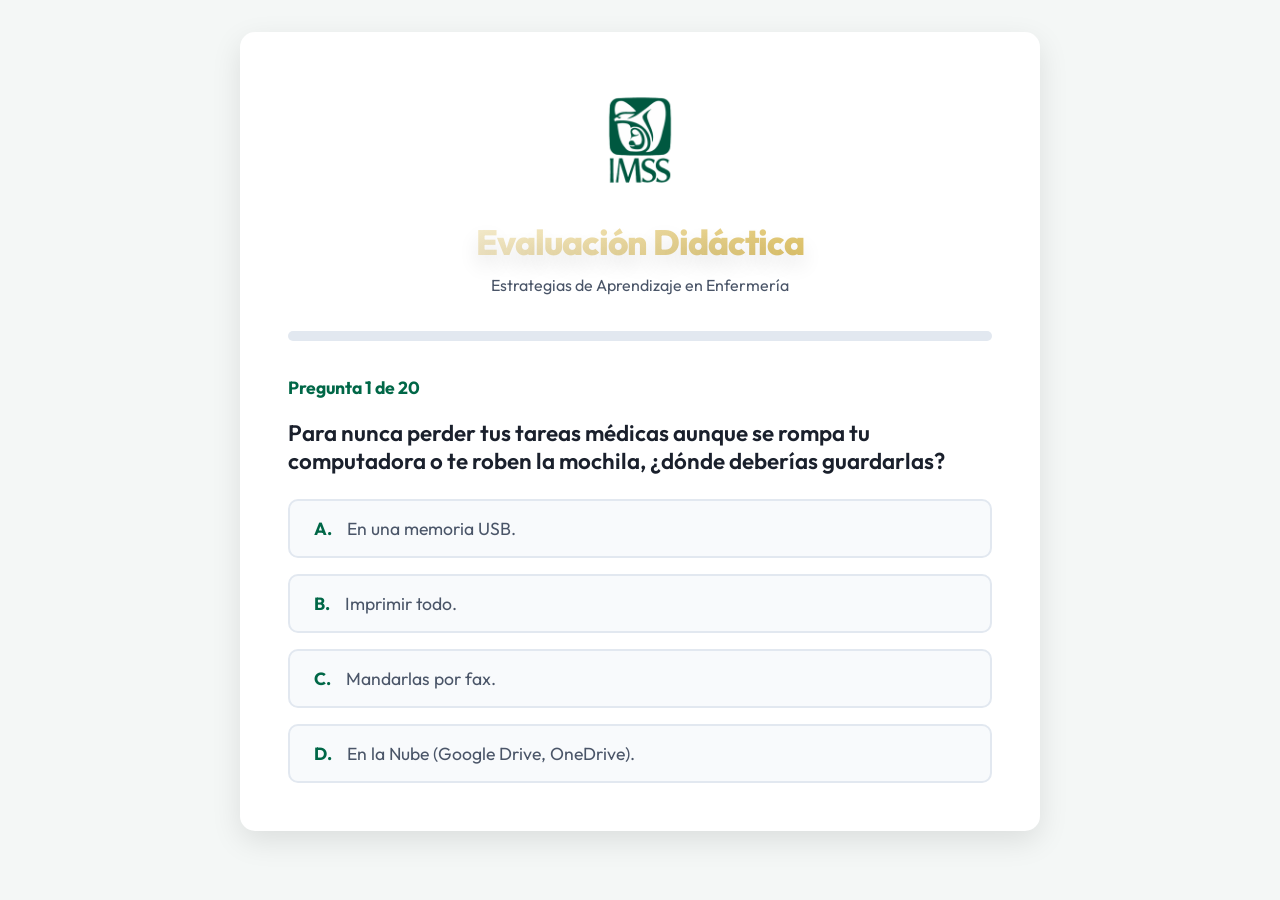
<file: quiz.html>
<!DOCTYPE html>
<html lang="es">

<head>
    <meta charset="UTF-8">
    <meta name="viewport" content="width=device-width, initial-scale=1.0">
    <title>Quiz Interactivo - Estrategias de Aprendizaje</title>
    <link rel="preconnect" href="https://fonts.googleapis.com">
    <link rel="preconnect" href="https://fonts.gstatic.com" crossorigin>
    <link href="https://fonts.googleapis.com/css2?family=Outfit:wght@300;400;500;600;700&display=swap" rel="stylesheet">
    <link rel="stylesheet" href="https://cdnjs.cloudflare.com/ajax/libs/font-awesome/6.5.1/css/all.min.css">
    <link rel="stylesheet" href="style.css">
    <style>
        body {
            background-color: #f4f7f6;
            margin: 0;
            padding: 2rem 0;
            display: flex;
            justify-content: center;
            align-items: flex-start;
            /* Permite hacer scroll al top del contenido si es muy largo */
            min-height: 100dvh;
            /* Actualizado a dvh */
            width: 100dvw;
            overflow-x: hidden;
            overflow-y: auto !important;
            /* Sobreescribe el overflow: hidden de style.css */
            height: auto !important;
            box-sizing: border-box;
        }

        .quiz-container {
            background: white;
            border-radius: 15px;
            box-shadow: 0 10px 30px rgba(0, 0, 0, 0.1);
            max-width: 800px;
            width: 90dvw;
            padding: 3rem;
            position: relative;
            overflow: hidden;
        }

        .quiz-header {
            text-align: center;
            margin-bottom: 2rem;
        }

        .quiz-header img {
            max-width: 120px;
            margin-bottom: 1rem;
        }

        .quiz-header h1 {
            color: var(--primary-dark, #1a365d);
            font-size: 2.2rem;
            margin-bottom: 0.5rem;
        }

        .quiz-header p {
            color: var(--text-muted, #718096);
        }

        .progress-bar-container {
            background: #e2e8f0;
            height: 10px;
            border-radius: 5px;
            margin-bottom: 2rem;
            overflow: hidden;
            position: relative;
        }

        .progress-bar-fill {
            background: var(--primary, #2b6cb0);
            height: 100%;
            width: 0%;
            transition: width 0.4s ease;
        }

        .question-text {
            font-size: 1.4rem;
            font-weight: 600;
            color: var(--text-main, #2d3748);
            margin-bottom: 1.5rem;
        }

        .options-grid {
            display: grid;
            grid-template-columns: 1fr;
            gap: 1rem;
        }

        .option-btn {
            background: #f8fafc;
            border: 2px solid #e2e8f0;
            padding: 1rem 1.5rem;
            border-radius: 10px;
            font-size: 1.1rem;
            font-family: inherit;
            color: #4a5568;
            cursor: pointer;
            transition: all 0.3s ease;
            text-align: left;
            display: flex;
            align-items: center;
        }

        .option-btn:hover {
            border-color: var(--primary, #2b6cb0);
            background: #edf2f7;
            transform: translateY(-2px);
        }

        .option-btn.selected-correct {
            background: #c6f6d5;
            border-color: #38a169;
            color: #22543d;
        }

        .option-btn.selected-wrong {
            background: #fed7d7;
            border-color: #e53e3e;
            color: #742a2a;
        }

        .option-btn.disabled {
            pointer-events: none;
            opacity: 0.7;
        }

        .justification-box {
            margin-top: 2rem;
            padding: 1.5rem;
            border-radius: 10px;
            display: none;
            animation: slideDown 0.4s ease forwards;
        }

        .justification-box.correct {
            background: #f0fff4;
            border-left: 5px solid #38a169;
        }

        .justification-box.wrong {
            background: #fff5f5;
            border-left: 5px solid #e53e3e;
        }

        .justification-title {
            font-weight: 700;
            margin-bottom: 0.5rem;
            display: flex;
            align-items: center;
            gap: 0.5rem;
        }

        .justification-box.correct .justification-title {
            color: #276749;
        }

        .justification-box.wrong .justification-title {
            color: #9b2c2c;
        }

        .next-btn {
            background: var(--primary, #2b6cb0);
            color: white;
            border: none;
            padding: 1rem 2rem;
            font-size: 1.1rem;
            border-radius: 8px;
            cursor: pointer;
            float: right;
            margin-top: 1.5rem;
            display: none;
            font-family: inherit;
            font-weight: 600;
            transition: background 0.3s ease;
        }

        .next-btn:hover {
            background: var(--primary-dark, #1a365d);
        }

        .score-container {
            text-align: center;
            display: none;
        }

        .score-circle {
            width: 150px;
            height: 150px;
            border-radius: 50%;
            background: #edf2f7;
            display: flex;
            justify-content: center;
            align-items: center;
            margin: 0 auto 2rem;
            font-size: 3rem;
            font-weight: 700;
            color: var(--primary, #2b6cb0);
            border: 8px solid var(--primary, #2b6cb0);
        }

        .review-container {
            display: none;
            text-align: left;
            margin-top: 2rem;
            animation: slideDown 0.5s ease;
        }

        .review-item {
            background: #f7fafc;
            border-left: 4px solid var(--primary);
            padding: 1.5rem;
            margin-bottom: 1.5rem;
            border-radius: 0 8px 8px 0;
            box-shadow: 0 2px 4px rgba(0, 0, 0, 0.05);
        }

        .review-question {
            font-weight: 700;
            color: #2d3748;
            margin-bottom: 1rem;
            font-size: 1.1rem;
        }

        .review-answer {
            color: #38a169;
            font-weight: 600;
            margin-bottom: 0.5rem;
        }

        .review-justification {
            color: #4a5568;
            font-size: 0.95rem;
            line-height: 1.5;
            background: #e6fffa;
            padding: 1rem;
            border-radius: 6px;
            margin-top: 0.5rem;
            border: 1px solid #b2f5ea;
        }

        @keyframes slideDown {
            from {
                opacity: 0;
                transform: translateY(-10px);
            }

            to {
                opacity: 1;
                transform: translateY(0);
            }
        }

        /* Responsive Design */
        @media (max-width: 768px) {
            .quiz-container {
                padding: 1.5rem;
                width: 95dvw;
                margin: 1rem 0;
            }

            .quiz-header h1 {
                font-size: 1.6rem;
            }

            .quiz-header img {
                max-width: 80px;
            }

            .question-text {
                font-size: 1.15rem;
                margin-bottom: 1rem;
            }

            .option-btn {
                padding: 0.8rem;
                font-size: 0.95rem;
            }

            .next-btn {
                width: 100%;
                float: none;
                margin-top: 1rem;
                padding: 0.8rem;
            }

            .score-circle {
                width: 100px;
                height: 100px;
                font-size: 2rem;
                border-width: 5px;
            }

            .review-item {
                padding: 1rem;
            }

            .review-question {
                font-size: 1rem;
            }
        }
    </style>
</head>

<body>

    <div class="quiz-container">
        <div class="quiz-header" id="quiz-header">
            <img src="assets/logoimss.png" alt="Logo IMSS" onerror="this.style.display='none'">
            <h1>Evaluación Didáctica</h1>
            <p>Estrategias de Aprendizaje en Enfermería</p>
        </div>

        <div id="quiz-content">
            <div class="progress-bar-container">
                <div class="progress-bar-fill" id="progress-bar"></div>
            </div>

            <div style="display: flex; justify-content: space-between; align-items: center; margin-bottom: 1rem;">
                <p style="color: var(--primary); font-weight: 700; font-size: 1.1rem; margin: 0;" id="question-counter">
                    Pregunta 1 de 20</p>
            </div>

            <div class="question-text" id="question-text">
                <!-- Question goes here -->
            </div>

            <div class="options-grid" id="options-grid">
                <!-- Options go here -->
            </div>

            <div class="justification-box" id="justification-box">
                <div class="justification-title" id="justification-title"></div>
                <div class="justification-text" id="justification-text"></div>
            </div>

            <button class="next-btn" id="next-btn" onclick="nextQuestion()">Siguiente <i
                    class="fas fa-arrow-right"></i></button>
            <div style="clear: both;"></div>
        </div>

        <div class="score-container" id="score-container">
            <h1>¡Evaluación Completada!</h1>
            <p style="font-size: 1.2rem; color: #4a5568; margin-bottom: 2rem;">Aquí está tu resultado final:</p>
            <div class="score-circle" id="score-circle">
                0/5
            </div>
            <h3 id="score-message" style="color: var(--primary-dark); margin-bottom: 2rem;"></h3>
            <button class="next-btn" style="display: inline-block; float: none;"
                onclick="window.location.href='index.html'"><i class="fas fa-home"></i> Volver al Inicio</button>
            <button class="next-btn" style="display: inline-block; float: none; background: #38a169; margin-left: 1rem;"
                onclick="showReview()"><i class="fas fa-list-check"></i> Ver Respuestas</button>
            <button class="next-btn" style="display: inline-block; float: none; background: #4a5568; margin-left: 1rem;"
                onclick="location.reload()"><i class="fas fa-redo"></i> Reintentar</button>
        </div>

        <div class="review-container" id="review-container">
            <h2 style="color: var(--primary-dark); margin-bottom: 1.5rem; text-align: center;">Repaso de Conocimientos
            </h2>
            <p style="text-align: center; color: #718096; margin-bottom: 2rem;">Revisa las respuestas correctas de todas
                las preguntas.</p>
            <div id="review-content"></div>
            <div style="text-align: center; margin-top: 2rem;">
                <button class="next-btn" style="display: inline-block; float: none;"
                    onclick="window.location.href='index.html'"><i class="fas fa-home"></i> Volver al Inicio</button>
                <button class="next-btn"
                    style="display: inline-block; float: none; background: #4a5568; margin-left: 1rem;"
                    onclick="location.reload()"><i class="fas fa-redo"></i> Reintentar Quiz</button>
            </div>
        </div>

    </div>

    <script>
        const quizData = [
            // Tema 1.1: Aprender a Conocer
            {
                question: "¿Qué pilar de la educación consiste en adquirir destrezas y habilidades para trabajar en equipo (por ejemplo, saber aspirar secreciones)?",
                options: [
                    "Aprender a Conocer",
                    "Aprender a Hacer",
                    "Aprender a Vivir Juntos",
                    "Aprender a Ser"
                ],
                correctIndex: 1,
                justificationRight: "¡Excelente! 'Aprender a Hacer' se refiere a la parte práctica y al desarrollo de habilidades clínicas.",
                justificationWrong: "La parte práctica y manual de nuestra profesión se enfoca en el pilar 'Aprender a Hacer'."
            },
            {
                question: "¿Qué pilar de la educación se enfoca en la ética, la autonomía y la personalidad del enfermero?",
                options: [
                    "Aprender a Conocer",
                    "Aprender a Hacer",
                    "Aprender a Ser",
                    "Aprender a Vivir Juntos"
                ],
                correctIndex: 2,
                justificationRight: "¡Correcto! 'Aprender a Ser' trata sobre nuestros valores, ética y crecimiento personal.",
                justificationWrong: "Es 'Aprender a Ser'. Este pilar trata sobre quiénes somos como profesionales éticos y responsables."
            },
            // Tema 1.2: Métodos de Estudio
            {
                question: "¿Cuál es el método de estudio que usa un reloj para estudiar por 25 minutos y descansar 5 minutos?",
                options: [
                    "Método Cornell",
                    "Técnica Pomodoro",
                    "Mapa Mental",
                    "Sistema Kanban"
                ],
                correctIndex: 1,
                justificationRight: "¡Exacto! El Pomodoro nos ayuda a no cansarnos mentalmente estudiando en bloques cortos.",
                justificationWrong: "El método que usa tiempos cortos de enfoque y pausas es la Técnica Pomodoro."
            },
            {
                question: "¿Qué método para tomar apuntes divide la hoja en 3 partes: 'Pistas', 'Notas' y 'Resumen'?",
                options: [
                    "Sistema Kanban",
                    "Método Pomodoro",
                    "Método Cornell",
                    "Esquema de llaves"
                ],
                correctIndex: 2,
                justificationRight: "¡Correcto! El Método Cornell es fantástico para tomar notas ordenadas y fáciles de repasar.",
                justificationWrong: "La técnica de dividir la hoja para tomar apuntes es el Método Cornell."
            },
            // Tema 1.3 / 1.4: Hábito y Gestión
            {
                question: "Para formar un hábito de estudio fuerte, ¿cuáles son los 3 pasos de nuestro cerebro (Bucle Neurológico)?",
                options: [
                    "Motivación, Acción y Resultado",
                    "Planear, Hacer y Revisar",
                    "Señal, Rutina y Recompensa",
                    "Leer, Escribir y Repasar"
                ],
                correctIndex: 2,
                justificationRight: "¡Muy bien! Todo hábito empieza con una Señal, seguimos con la Rutina (estudiar) y terminamos con una Recompensa.",
                justificationWrong: "Para crear un hábito el cerebro usa: 1) Señal, 2) Rutina, 3) Recompensa."
            },
            {
                question: "Según la Matriz del tiempo, ¿qué tipo de actividad es estudiar para el Postécnico, sabiendo que no es para mañana pero nos ayuda a crecer?",
                options: [
                    "Urgente e Importante",
                    "No Urgente pero Importante",
                    "Urgente pero No importante",
                    "No Urgente y No Importante"
                ],
                correctIndex: 1,
                justificationRight: "¡Así es! Es Muy Importante para tu futuro, pero como no es Urgente (no es para ya), tienes que ser disciplinado para no dejarlo.",
                justificationWrong: "El estudio a largo plazo es Importante (para tu carrera) pero No Urgente (no hay prisa inmediata)."
            },
            // Tema 1.5 / 1.6: Entorno y Adultos
            {
                question: "En la Andragogía (cómo aprendemos los adultos), ¿cuál es nuestra mayor ventaja al estudiar temas nuevos?",
                options: [
                    "Que tenemos excelente memoria.",
                    "Que tenemos mucha experiencia clínica previa de nuestro trabajo.",
                    "Que nos gusta mucho leer libros largos.",
                    "Que solo aprendemos si nos dan un premio."
                ],
                correctIndex: 1,
                justificationRight: "¡Exacto! Tu experiencia diaria en el hospital es la base más fuerte para entender mejor lo que lees en los libros.",
                justificationWrong: "Nuestra mayor ventaja como adultos es la experiencia clínica; gracias a lo que ya vivimos en los hospitales, entendemos mejor la teoría."
            },
            {
                question: "¿Qué tipo de luz se recomienda para tu lugar de estudio si no te quieres quedar dormido?",
                options: [
                    "Luz amarilla oscura",
                    "Lámparas de colores",
                    "Luz blanca/fría",
                    "Poca luz, casi a oscuras"
                ],
                correctIndex: 2,
                justificationRight: "Correcto, la luz blanca nos ayuda a estar alertas y nos quita el sueño, ideal después de las guardias.",
                justificationWrong: "Se recomienda la luz fría o blanca porque le avisa a tu cerebro que es hora de estar alerta y despierto."
            },
            // Tema 2.1: Canal Visual
            {
                question: "¿Cómo se llama el esquema que tiene un dibujo en el centro y coloridas ramas hacia los lados?",
                options: [
                    "Diagrama de Flujo",
                    "Mapa Conceptual",
                    "Mapa Mental",
                    "Línea del tiempo"
                ],
                correctIndex: 2,
                justificationRight: "¡Perfecto! El mapa mental es muy creativo, usa muchos colores e imágenes para recordar mejor.",
                justificationWrong: "Al esquema con una imagen central y ramas a los lados se le conoce como Mapa Mental."
            },
            {
                question: "¿Qué tipo de lectura utilizamos si queremos encontrar si un artículo científico tiene errores o información falsa?",
                options: [
                    "Lectura Rápida",
                    "Lectura de Comprensión",
                    "Lectura Crítica",
                    "Lectura Literal"
                ],
                correctIndex: 2,
                justificationRight: "Excelente. La lectura crítica no solo lee, sino que juzga si la información es buena o mala.",
                justificationWrong: "Para evaluar si un artículo es confiable o no, aplicamos la 'Lectura Crítica'."
            },
            // Tema 2.2: Canal Auditivo
            {
                question: "Al usar la nemotecnia (acrónimo) V.O.M.I.T. para atender pacientes graves, ¿qué significa la 'O' y la 'M'?",
                options: [
                    "Orina y Medicamentos",
                    "Oxígeno y Monitor EKG",
                    "Observación y Movimiento",
                    "Oídos y Manos"
                ],
                correctIndex: 1,
                justificationRight: "¡Exacto! Debes garantizar Oxígeno y colocar el Monitor cardiaco.",
                justificationWrong: "Es Vitales, Oxígeno, Monitor, IV (intravenoso) y Tratamiento."
            },
            {
                question: "Si eres una persona auditiva, ¿qué técnica te sirve para estudiar mientras manejas hacia el hospital?",
                options: [
                    "Hacer mapas mentales",
                    "Leer libros en el carro",
                    "Escuchar notas de voz grabadas por ti mismo",
                    "Ver videos musicales"
                ],
                correctIndex: 2,
                justificationRight: "Bien. Grabar tu voz resumiendo la clase y escucharla de fondo es excelente para aprovechar los tiempos muertos.",
                justificationWrong: "Escuchar notas de voz o audios de clases (podcasts) te sirve para repasar mientras haces otras actividades."
            },
            // Tema 2.3: Canal Kinestésico y Social
            {
                question: "¿Por qué es tan bueno practicar un 'Código Rojo' en un maniquí de simulación?",
                options: [
                    "Para jugar un rato.",
                    "Para platicar con los compañeros.",
                    "Para cansar a los alumnos.",
                    "Para generar memoria en nuestros músculos y practicar bajo estrés leve."
                ],
                correctIndex: 3,
                justificationRight: "¡Correcto! Simular nos ayuda a mecanizar los movimientos para que, a la hora de una urgencia real, sepamos cómo movernos en automático.",
                justificationWrong: "Los simulacros o 'sociodramas' nos preparan física y mentalmente; nuestros músculos aprenden el movimiento y nos estresamos menos en la vida real."
            },
            {
                question: "¿Cómo se llama la dinámica grupal donde todos dicen muchas ideas rápidas (sin burlarse) para resolver un problema?",
                options: [
                    "Lluvia de Ideas",
                    "Debate",
                    "Entrevista",
                    "Lectura en voz alta"
                ],
                correctIndex: 0,
                justificationRight: "Exacto. En la Lluvia de Ideas, cualquier propuesta cuenta y anotamos todo en el pizarrón.",
                justificationWrong: "Cuando todo el equipo da muchas opciones para solucionar algo, se está aplicando la 'Lluvia de Ideas'."
            },
            // Tema 3.1 a 3.5: Metodologías
            {
                question: "En el método S.Q.A. (Sé, Quiero saber, Aprendí), ¿Para qué sirve la columna de la 'A' (Aprendí)?",
                options: [
                    "Para apuntar las dudas iniciales.",
                    "Para evaluar al final de la clase qué cosas nuevas logramos entender.",
                    "Para escribir todo el apunte del maestro.",
                    "Para calificar al maestro."
                ],
                correctIndex: 1,
                justificationRight: "¡Sí! La columna 'Aprendí' nos permite darnos cuenta de lo que hemos avanzado comparado con lo que sabíamos al inicio.",
                justificationWrong: "En 'Aprendí', reflexionas y evalúas el nuevo conocimiento que ganaste durante la sesión."
            },
            {
                question: "¿Qué herramienta usarías para ver claramente las diferencias y semejanzas entre el paracetamol y el ibuprofeno?",
                options: [
                    "Una lluvia de ideas",
                    "Un cuadro clínico",
                    "Un cuadro comparativo",
                    "Una infografía"
                ],
                correctIndex: 2,
                justificationRight: "Excelente. Los cuadros comparativos son ideales para estudiar medicamentos que se parecen.",
                justificationWrong: "El Cuadro Comparativo nos pone frente a frente las variables de dos o más conceptos para notar sus diferencias."
            },
            {
                question: "En un Mapa Conceptual (que va de arriba hacia abajo), ¿qué elemento es obligatorio que conecte las ideas?",
                options: [
                    "Solo flechas sin nada escrito.",
                    "Palabras de enlace (como: \"se divide en\", \"causa\").",
                    "Muchos colores.",
                    "Imágenes grandes."
                ],
                correctIndex: 1,
                justificationRight: "Asi es. Los mapas conceptuales se leen como si fueran oraciones completas gracias a las palabras conectivas.",
                justificationWrong: "Los Mapas Conceptuales siempre deben tener palabras que unan los cuadros, para que puedan leerse lógicamente."
            },
            // Tema 4.1 a 4.3: TACs y Tecnologías
            {
                question: "Para nunca perder tus tareas médicas aunque se rompa tu computadora o te roben la mochila, ¿dónde deberías guardarlas?",
                options: [
                    "En una memoria USB.",
                    "Imprimir todo.",
                    "Mandarlas por fax.",
                    "En la Nube (Google Drive, OneDrive)."
                ],
                correctIndex: 3,
                justificationRight: "¡Muy bien! Subir las cosas a la nube asegura que mientras tengas internet, tus archivos vivirán para siempre.",
                justificationWrong: "La Nube (Google Drive, OneDrive) guarda tus archivos en internet y a salvo de los accidentes de aparatos físicos."
            },
            {
                question: "¿Qué papelillos cuadrados en blanco y negro podemos pegar al carro rojo para abrirlos con la cámara del celular y ver un video?",
                options: [
                    "Código de barras",
                    "Stickers decorativos",
                    "Códigos QR",
                    "Etiquetas de precios"
                ],
                correctIndex: 2,
                justificationRight: "¡Exacto! Pegar Códigos QR en los muebles del hospital permite consultar información didáctica en segundos.",
                justificationWrong: "Se trata de los Códigos QR, que al escanearse nos mandan directo a tutoriales, guías clínicas o videos."
            },
            {
                question: "Hablando de TICS, ¿Qué significa la sigla M-learning?",
                options: [
                    "Aprender mucha Maternidad.",
                    "Aprender Mecánica de enfermería.",
                    "Mobile Learning: Aprender directamente desde el Teléfono Móvil (Celular).",
                    "Aprender usando Maniquíes."
                ],
                correctIndex: 2,
                justificationRight: "Correcto. M-Learning es cuando usas tu celular para hacer quizes, leer pdfs de clases virtuales y aprovechar al máximo la pantalla de tu teléfono.",
                justificationWrong: "La 'M' es de Mobile (Móvil/Celular). Significa usar nuestros smartphones para el estudio de forma portátil."
            }
        ];

        let currentQuestion = 0;
        let score = 0;
        let userAnswers = []; // Para guardar las respuestas del usuario

        const questionText = document.getElementById('question-text');
        const optionsGrid = document.getElementById('options-grid');
        const progressBar = document.getElementById('progress-bar');
        const questionCounter = document.getElementById('question-counter');
        const justificationBox = document.getElementById('justification-box');
        const justificationTitle = document.getElementById('justification-title');
        const justificationText = document.getElementById('justification-text');
        const nextBtn = document.getElementById('next-btn');

        // Función para revolver (shuffle) el arreglo de forma aleatoria (Fisher-Yates)
        function shuffleArray(array) {
            for (let i = array.length - 1; i > 0; i--) {
                const j = Math.floor(Math.random() * (i + 1));
                [array[i], array[j]] = [array[j], array[i]];
            }
        }

        function loadQuestion() {
            // Reset state
            justificationBox.style.display = 'none';
            justificationBox.className = 'justification-box';
            nextBtn.style.display = 'none';
            optionsGrid.innerHTML = '';

            const q = quizData[currentQuestion];
            questionText.textContent = q.question;
            questionCounter.textContent = 'Pregunta ' + (currentQuestion + 1) + ' de ' + quizData.length;
            progressBar.style.width = (((currentQuestion) / quizData.length) * 100) + '%';

            q.options.forEach((option, index) => {
                const button = document.createElement('button');
                button.className = 'option-btn';
                button.innerHTML = '<span style="margin-right: 15px; font-weight: bold; color: var(--primary);">' + String.fromCharCode(65 + index) + '.</span> ' + option;
                button.onclick = () => selectOption(index, button);
                optionsGrid.appendChild(button);
            });
        }

        function selectOption(selectedIndex, buttonElement) {
            const q = quizData[currentQuestion];
            const buttons = document.querySelectorAll('.option-btn');

            // Guardar la respuesta del usuario
            userAnswers[currentQuestion] = selectedIndex;

            // Disable all buttons
            buttons.forEach(btn => btn.classList.add('disabled'));

            if (selectedIndex === q.correctIndex) {
                // Correct
                buttonElement.classList.add('selected-correct');
                score++;
                showJustification(true, q.justificationRight);
            } else {
                // Wrong
                buttonElement.classList.add('selected-wrong');
                // Highlight correct one
                buttons[q.correctIndex].classList.add('selected-correct');
                showJustification(false, q.justificationWrong);
            }

            nextBtn.style.display = 'block';
        }

        function showJustification(isCorrect, text) {
            justificationBox.style.display = 'block';
            if (isCorrect) {
                justificationBox.classList.add('correct');
                justificationTitle.innerHTML = '<i class="fas fa-check-circle"></i> ¡Respuesta Correcta!';
            } else {
                justificationBox.classList.add('wrong');
                justificationTitle.innerHTML = '<i class="fas fa-times-circle"></i> Respuesta Incorrecta';
            }
            justificationText.textContent = text;
        }

        function nextQuestion() {
            currentQuestion++;
            if (currentQuestion < quizData.length) {
                loadQuestion();
            } else {
                showResults();
            }
        }

        function showResults() {
            document.getElementById('quiz-content').style.display = 'none';
            document.getElementById('quiz-header').style.display = 'none';
            const scoreContainer = document.getElementById('score-container');
            scoreContainer.style.display = 'block';

            progressBar.style.width = '100%';

            const scoreCircle = document.getElementById('score-circle');
            scoreCircle.textContent = score + '/' + quizData.length;

            const scoreMessage = document.getElementById('score-message');
            if (score === quizData.length) {
                scoreMessage.innerHTML = "¡Perfección clínica! <br> Dominas absolutamente los conceptos de aprendizaje.";
                scoreCircle.style.borderColor = "#38a169";
                scoreCircle.style.color = "#38a169";
            } else if (score >= quizData.length - 2) {
                scoreMessage.innerHTML = "¡Buen trabajo! <br> Tienes una sólida comprensión de las estrategias.";
            } else {
                scoreMessage.innerHTML = "Es una excelente oportunidad para repasar la unidad didáctica.";
                scoreCircle.style.borderColor = "#e53e3e";
                scoreCircle.style.color = "#e53e3e";
            }
        }

        function showReview() {
            document.getElementById('score-container').style.display = 'none';
            const reviewContainer = document.getElementById('review-container');
            const reviewContent = document.getElementById('review-content');

            reviewContainer.style.display = 'block';
            reviewContent.innerHTML = ''; // Limpiar por si acaso

            quizData.forEach((q, index) => {
                const item = document.createElement('div');
                item.className = 'review-item';

                const correctOption = q.options[q.correctIndex];
                const selectedOptionIndex = userAnswers[index];

                let answerHtml = '<div class="review-answer"><i class="fas fa-check-circle"></i> Respuesta correcta: ' + correctOption + '</div>';

                // Si el usuario contestó otra cosa, la mostramos en rojo
                if (selectedOptionIndex !== undefined && selectedOptionIndex !== q.correctIndex) {
                    const wrongOption = q.options[selectedOptionIndex];
                    answerHtml += '<div style="color: #e53e3e; font-weight: 500; margin-bottom: 0.5rem;"><i class="fas fa-times-circle"></i> Tu respuesta: ' + wrongOption + '</div>';
                }

                item.innerHTML =
                    '<div class="review-question">' + (index + 1) + '. ' + q.question + '</div>' +
                    answerHtml +
                    '<div class="review-justification">' +
                    '<strong>¿Por qué?</strong><br>' +
                    q.justificationRight +
                    '</div>';

                reviewContent.appendChild(item);
            });

            // Scroll al inicio del repaso
            window.scrollTo(0, 0);
        }

        // Initialize quiz: Revolvemos las preguntas antes de empezar
        shuffleArray(quizData);
        loadQuestion();
    </script>
</body>

</html>
</file>
<file: style.css>
:root {
    /* Color Palette - IMSS Institutional */
    --primary: #006747;
    /* Institutional Green */
    --primary-dark: #004a33;
    --primary-light: #e6f0ec;
    --accent: #d4af37;
    /* Brass/Gold */
    --secondary: #666666;
    /* Grey */
    --bg-main: #f4f6f8;
    --bg-sidebar: rgba(255, 255, 255, 0.85);
    /* Glass variant */
    --text-main: #1a202c;
    --text-muted: #4a5568;
    --border: rgba(0, 103, 71, 0.15);
    /* Tinted border */
    --shadow-sm: 0 1px 2px rgba(0, 0, 0, 0.05);
    --shadow-md: 0 8px 16px -2px rgba(0, 103, 71, 0.08);
    /* Colored shadow */
    --glass-bg: rgba(255, 255, 255, 0.7);
    --glass-border: rgba(255, 255, 255, 0.3);

    /* Layout */
    --sidebar-width: 300px;
    --header-height: 80px;
    --transition: cubic-bezier(0.4, 0, 0.2, 1);
}

* {
    margin: 0;
    padding: 0;
    box-sizing: border-box;
}

body {
    font-family: 'Outfit', sans-serif;
    background: var(--bg-main);
    color: var(--text-main);
    overflow: hidden;
    height: 100dvh;
    /* Updated to dvh */
    width: 100dvw;
    overflow-x: hidden;
}

/* Dashboard Layout */
.dashboard {
    display: grid;
    grid-template-columns: var(--sidebar-width) 1fr;
    grid-template-rows: var(--header-height) 1fr;
    height: 100dvh;
    /* Updated to dvh */
    width: 100dvw;
    transition: grid-template-columns 0.3s ease;
}

.dashboard.sidebar-hidden {
    --sidebar-width: 0px;
}

.dashboard.sidebar-hidden aside {
    visibility: hidden;
    pointer-events: none;
    padding: 0;
    border-right: none;
}

/* Sidebar Styling */
aside {
    grid-row: 1 / 3;
    background: var(--bg-sidebar);
    backdrop-filter: blur(12px);
    -webkit-backdrop-filter: blur(12px);
    border-right: 1px solid var(--glass-border);
    display: flex;
    flex-direction: column;
    padding: 1.5rem;
    z-index: 20;
    /* Keep above main decorations */
    overflow: hidden;
    transition: 0.4s var(--transition);
}

.brand {
    padding-bottom: 2rem;
    border-bottom: 1px solid var(--border);
    margin-bottom: 1.5rem;
}

.brand h2 {
    font-size: 1.1rem;
    color: var(--primary);
    text-transform: uppercase;
    letter-spacing: 1px;
}

.nav-menu {
    flex: 1;
    overflow-y: auto;
}

.nav-group {
    margin-bottom: 1.5rem;
}

.nav-group-title {
    font-size: 0.75rem;
    font-weight: 700;
    color: var(--text-muted);
    text-transform: uppercase;
    margin-bottom: 0.75rem;
    display: block;
}

.nav-item {
    padding: 0.85rem 1.25rem;
    border-radius: 12px;
    cursor: pointer;
    font-size: 0.95rem;
    font-weight: 500;
    color: var(--text-muted);
    transition: var(--transition);
    display: flex;
    align-items: center;
    gap: 0.75rem;
    text-decoration: none;
    margin-bottom: 0.5rem;
    border: 1px solid transparent;
}

.nav-item i {
    font-size: 1.1rem;
    width: 20px;
}

.nav-item:hover {
    background: rgba(0, 103, 71, 0.05);
    color: var(--primary);
    transform: translateX(5px);
}

.nav-item.active {
    background: white;
    color: var(--primary);
    box-shadow: 0 10px 20px -10px rgba(0, 103, 71, 0.3);
    border-color: var(--glass-border);
    font-weight: 600;
}

/* Header Styling */
header {
    background: var(--bg-sidebar);
    backdrop-filter: blur(12px);
    -webkit-backdrop-filter: blur(12px);
    border-bottom: 1px solid var(--glass-border);
    display: flex;
    align-items: center;
    padding: 0 1.5rem;
    justify-content: space-between;
    z-index: 15;
}

.toggle-btn {
    background: none;
    border: none;
    font-size: 1.25rem;
    color: var(--primary);
    cursor: pointer;
    padding: 0.5rem;
    margin-right: 1rem;
    border-radius: 8px;
    transition: var(--transition);
    display: flex;
    align-items: center;
    justify-content: center;
}

.toggle-btn:hover {
    background: rgba(0, 103, 71, 0.1);
}

.header-meta {
    display: flex;
    align-items: center;
    gap: 2rem;
    /* Aumentado para dar mas aire a los badges y el logo */
}

/* Main Titles and Typography */
h1 {
    font-size: 2.5rem;
    font-weight: 800;
    margin-bottom: 2rem;
    background: linear-gradient(135deg, #ffffff 0%, #d4af37 100%);
    /* Gold gradient */
    -webkit-background-clip: text;
    background-clip: text;
    -webkit-text-fill-color: transparent;
    letter-spacing: -1px;
    text-shadow: 0 10px 20px rgba(0, 0, 0, 0.1);
}

h2 {
    color: var(--accent);
    margin-bottom: 1.5rem;
    font-weight: 600;
}

/* Main Content Area */
main {
    padding: 2.5rem;
    overflow-y: auto;
    position: relative;
    background: linear-gradient(-45deg, #00412c, #003826, #004b33, #00442f);
    background-size: 400% 400%;
    animation: gradientBG 15s ease infinite;
}

@keyframes gradientBG {
    0% {
        background-position: 0% 50%;
    }

    50% {
        background-position: 100% 50%;
    }

    100% {
        background-position: 0% 50%;
    }
}

/* Background Decorations */
.bg-decoration {
    position: fixed;
    /* Keep fixed in the viewport area */
    z-index: 0;
    pointer-events: none;
    opacity: 0.12;
    /* Reducida la opacidad para que no compita visualmente con el texto */
    width: 250px;
    transition: left 0.3s ease;
    /* Match sidebar animation */
}

.bg-top-left {
    top: calc(var(--header-height) + 30px);
    left: calc(var(--sidebar-width) + 30px);
}

.bg-bottom-right {
    bottom: 30px;
    right: 30px;
}

.content-section {
    position: relative;
    z-index: 1;
    /* Above decorations */
}

.content-section {
    display: none;
    max-width: 1200px;
    margin: 0 auto;
    animation: slideUp 0.5s ease forwards;
}

.content-section.active {
    display: block;
}

@keyframes slideUp {
    from {
        opacity: 0;
        transform: translateY(20px);
    }

    to {
        opacity: 1;
        transform: translateY(0);
    }
}

/* Content Grid and Cards */
.grid-2 {
    display: grid;
    grid-template-columns: 1fr 1fr;
    gap: 2rem;
    margin-top: 1.5rem;
}

.card {
    background: rgba(255, 255, 255, 0.8);
    backdrop-filter: blur(8px);
    -webkit-backdrop-filter: blur(8px);
    border-radius: 20px;
    padding: 2rem;
    border: 1px solid var(--glass-border);
    box-shadow: var(--shadow-md);
    transition: var(--transition);
    position: relative;
    overflow: hidden;
}

.card::before {
    content: '';
    position: absolute;
    top: 0;
    left: 0;
    width: 4px;
    height: 100%;
    background: var(--accent);
    opacity: 0;
    transition: var(--transition);
}

.card:hover {
    transform: translateY(-8px);
    box-shadow: 0 12px 24px -4px rgba(0, 103, 71, 0.15);
    border-color: rgba(212, 175, 55, 0.5);
}

.card:hover::before {
    opacity: 1;
}

.card h3 {
    color: var(--primary);
    margin-bottom: 1rem;
    font-size: 1.25rem;
    display: flex;
    align-items: center;
    gap: 0.5rem;
}

/* Info Blocks and Badges */
.badge {
    padding: 0.5rem 1rem;
    background: rgba(212, 175, 55, 0.15);
    /* Gold tint */
    color: var(--accent);
    border-radius: 30px;
    font-size: 0.8rem;
    font-weight: 700;
    border: 1px solid rgba(212, 175, 55, 0.2);
    display: inline-flex;
    align-items: center;
    gap: 0.5rem;
}

.info-block {
    background: rgba(255, 255, 255, 0.4);
    backdrop-filter: blur(4px);
    border-left: 5px solid var(--primary);
    padding: 1.5rem;
    border-radius: 0 12px 12px 0;
    margin: 1.5rem 0;
    font-size: 0.95rem;
    line-height: 1.6;
    color: var(--primary-dark);
}

/* Assignment Card Redesign */
.assignment-card {
    background: linear-gradient(135deg, rgba(212, 175, 55, 0.05) 0%, rgba(255, 255, 255, 0.95) 100%);
    border: 1px solid rgba(212, 175, 55, 0.3);
    border-left: 6px solid var(--accent);
    margin: 2.5rem 0;
    padding: 2rem;
    border-radius: 12px;
    position: relative;
    overflow: hidden;
    box-shadow: var(--shadow-md);
    transition: var(--transition);
}

.assignment-card:hover {
    transform: translateY(-5px);
    box-shadow: 0 15px 30px -5px rgba(212, 175, 55, 0.15);
    border-color: var(--accent);
}

.assignment-card h3 {
    color: var(--accent);
    font-size: 1.4rem !important;
    margin-bottom: 1.2rem;
    display: flex;
    align-items: center;
    gap: 0.8rem;
}

.assignment-card p {
    color: var(--text-main);
    font-weight: 500;
}

.assignment-card::after {
    content: '\f044';
    font-family: 'Font Awesome 6 Free';
    font-weight: 900;
    position: absolute;
    right: 1.5rem;
    bottom: 0.5rem;
    font-size: 4rem;
    opacity: 0.05;
    transform: rotate(-12deg);
    pointer-events: none;
}

.info-block.accent {
    border-left-color: var(--accent);
    background: rgba(212, 175, 55, 0.05);
}

.example-box {
    background: rgba(255, 255, 255, 0.6);
    border: 1px dashed var(--accent);
    padding: 2rem;
    border-radius: 20px;
    margin-top: 1.5rem;
    box-shadow: inset 0 0 20px rgba(212, 175, 55, 0.05);
}

/* Image Integration */
.hero-img {
    width: 100%;
    height: 350px;
    object-fit: cover;
    border-radius: 20px;
    margin-bottom: 2rem;
    box-shadow: var(--shadow-md);
}

/* Typography Enhancements */
h1 {
    font-size: 2.5rem;
    margin-bottom: 0.5rem;
    color: var(--primary);
}

p {
    margin-bottom: 1rem;
    color: var(--text-muted);
    line-height: 1.7;
}

ul,
ol {
    margin-left: 1.5rem;
    margin-bottom: 1.5rem;
}

li {
    margin-bottom: 0.5rem;
    color: var(--text-muted);
}

/* Custom Scrollbar */
::-webkit-scrollbar {
    width: 8px;
}

::-webkit-scrollbar-track {
    background: var(--bg-main);
}

::-webkit-scrollbar-thumb:hover {
    background: var(--primary);
}

/* Institutional Tables */
.imss-table {
    width: 100%;
    border-collapse: separate;
    border-spacing: 0;
    margin-top: 1.5rem;
    border-radius: 12px;
    overflow: hidden;
    border: 1px solid var(--glass-border);
}

.imss-table th {
    background: var(--primary-light);
    color: var(--primary-dark);
    padding: 1rem;
    text-align: left;
    font-weight: 700;
    font-size: 0.9rem;
    text-transform: uppercase;
}

.imss-table td {
    padding: 1rem;
    border-bottom: 1px solid var(--border);
    background: rgba(255, 255, 255, 0.5);
    color: var(--text-main);
    font-size: 0.95rem;
}

.imss-table tr:last-child td {
    border-bottom: none;
}

/* Kanban Board Elements */
.kanban-board {
    display: flex;
    gap: 1rem;
    margin-top: 1.5rem;
}

.kanban-col {
    flex: 1;
    padding: 1rem;
    border-radius: 12px;
    text-align: center;
    font-size: 0.85rem;
    font-weight: 600;
    color: white;
    box-shadow: var(--shadow-sm);
}

.kanban-todo {
    background: #e53e3e;
}

.kanban-doing {
    background: #d69e2e;
}

.kanban-done {
    background: #38a169;
}

/* Subtopic Headers */
.subtopic-header {
    font-size: 1.1rem;
    font-weight: 700;
    color: var(--accent);
    margin: 2rem 0 1rem 0;
    display: flex;
    align-items: center;
    gap: 0.5rem;
}

.subtopic-header::before {
    content: '';
    width: 20px;
    height: 2px;
    background: var(--accent);
    border-radius: 2px;
}


/* Progress Bar */
.progress-container {
    width: 300px;
}

.progress-bar {
    height: 6px;
    background: var(--primary);
    width: 0%;
    border-radius: 3px;
    transition: width 0.4s var(--transition);
}

.progress-label {
    color: var(--text-muted);
    font-size: 0.7rem;
    margin-top: 4px;
    display: block;
}

/* --- Visual Examples CSS (Tema 2) --- */
/* Infographics */
.visual-infographic {
    display: flex;
    align-items: center;
    gap: 1rem;
    background: var(--glass-bg);
    padding: 1rem;
    border-radius: 12px;
    border-left: 5px solid var(--accent);
}

.visual-infographic .icon-box {
    background: var(--primary);
    color: white;
    width: 50px;
    height: 50px;
    display: flex;
    align-items: center;
    justify-content: center;
    border-radius: 50%;
    font-size: 1.5rem;
}

/* Mind Map */
.mind-map {
    display: flex;
    flex-direction: column;
    align-items: center;
    gap: 1rem;
    padding: 1.5rem;
    background: rgba(255, 255, 255, 0.7);
    border-radius: 12px;
    border: 1px solid var(--border);
    box-shadow: inset 0 0 10px rgba(0, 0, 0, 0.02);
}

.mm-center {
    background: var(--primary);
    color: white;
    padding: 0.5rem 1.5rem;
    border-radius: 30px;
    font-weight: bold;
    font-size: 1.1rem;
    box-shadow: var(--shadow-sm);
    z-index: 2;
}

.mm-branches {
    display: flex;
    gap: 1.5rem;
    width: 100%;
    justify-content: center;
    position: relative;
}

.mm-node {
    background: white;
    padding: 0.8rem;
    border-radius: 8px;
    border: 2px solid var(--primary-light);
    font-size: 0.85rem;
    text-align: center;
    box-shadow: var(--shadow-sm);
    z-index: 2;
    flex: 1;
    max-width: 130px;
}

.mm-node::before {
    content: "↑";
    display: block;
    color: var(--accent);
    margin-bottom: 4px;
    font-size: 1.2rem;
    font-weight: bold;
}

/* Flowchart */
.flowchart {
    display: flex;
    flex-direction: column;
    align-items: center;
    gap: 0.5rem;
    padding: 1rem;
    background: rgba(255, 255, 255, 0.5);
    border-radius: 12px;
    border: 1px dashed var(--accent);
}

.fc-box {
    background: white;
    border: 2px solid var(--primary);
    color: var(--primary-dark);
    padding: 0.6rem 1.2rem;
    border-radius: 8px;
    font-weight: bold;
    font-size: 0.85rem;
    box-shadow: var(--shadow-sm);
}

.fc-decision {
    background: #fff3cd;
    border: 2px dashed #d4af37;
    color: #856404;
    padding: 0.8rem 1.2rem;
    border-radius: 50%;
    font-size: 0.8rem;
    font-weight: bold;
    text-align: center;
    box-shadow: var(--shadow-sm);
}

.fc-arrow {
    color: var(--accent);
    font-size: 1.5rem;
    line-height: 0.5;
}

/* Audio Player */
.audio-player {
    background: var(--primary-dark);
    color: white;
    border-radius: 50px;
    padding: 0.5rem 1.5rem;
    display: flex;
    align-items: center;
    gap: 1rem;
    margin-top: 1rem;
    box-shadow: var(--shadow-md);
}

.audio-btn {
    background: var(--accent);
    color: white;
    border: none;
    width: 40px;
    height: 40px;
    border-radius: 50%;
    cursor: pointer;
    display: flex;
    align-items: center;
    justify-content: center;
    font-size: 1.1rem;
    transition: transform 0.2s;
    box-shadow: 0 4px 6px rgba(0, 0, 0, 0.2);
}

.audio-btn:hover {
    transform: scale(1.05);
}

.audio-track {
    flex: 1;
    height: 6px;
    background: rgba(255, 255, 255, 0.2);
    border-radius: 3px;
    position: relative;
    overflow: hidden;
}

.audio-progress {
    width: 45%;
    height: 100%;
    background: var(--accent);
    border-radius: 3px;
}

/* Chat Bubbles (Debate) */
.chat-container {
    display: flex;
    flex-direction: column;
    gap: 0.8rem;
    margin-top: 1rem;
    padding: 1rem;
    background: rgba(255, 255, 255, 0.4);
    border-radius: 12px;
    border: 1px solid var(--border);
}

.chat-bubble {
    padding: 0.8rem 1.2rem;
    border-radius: 15px;
    max-width: 85%;
    font-size: 0.9rem;
    position: relative;
    box-shadow: var(--shadow-sm);
}

.chat-left {
    background: white;
    border: 1px solid var(--border);
    border-bottom-left-radius: 0;
    align-self: flex-start;
    color: var(--text-main);
}

.chat-right {
    background: var(--primary-light);
    color: var(--primary-dark);
    border: 1px solid var(--border);
    border-bottom-right-radius: 0;
    align-self: flex-end;
}

/* Acronym / Nemotecnia */
.acronym-list {
    display: flex;
    flex-direction: column;
    gap: 0.6rem;
}

.acronym-item {
    display: flex;
    align-items: center;
    gap: 1.2rem;
    background: white;
    padding: 0.8rem 1rem;
    border-radius: 8px;
    border-left: 5px solid var(--accent);
    box-shadow: var(--shadow-sm);
    transition: transform 0.2s;
}

.acronym-item:hover {
    transform: translateX(5px);
}

.acronym-item dt {
    font-size: 1.8rem;
    font-weight: 800;
    color: var(--primary);
    width: 40px;
    text-align: center;
    text-shadow: 1px 1px 0px rgba(0, 0, 0, 0.1);
}

.acronym-item dd {
    font-size: 0.95rem;
    color: var(--text-muted);
    margin: 0;
    flex: 1;
}

/* Roleplay Timeline */
.timeline {
    display: flex;
    justify-content: space-between;
    align-items: center;
    background: white;
    padding: 2rem 2rem 4rem 2rem;
    border-radius: 12px;
    margin-top: 1.5rem;
    position: relative;
    box-shadow: var(--shadow-sm);
    border: 1px solid var(--border);
}

.timeline::before {
    content: '';
    position: absolute;
    top: calc(2rem + 22px);
    left: 10%;
    width: 80%;
    height: 3px;
    background: var(--primary-light);
    z-index: 1;
}

.tl-step {
    position: relative;
    z-index: 2;
    background: white;
    width: 45px;
    height: 45px;
    border-radius: 50%;
    border: 4px solid var(--primary);
    display: flex;
    align-items: center;
    justify-content: center;
    font-weight: bold;
    color: var(--primary);
    font-size: 1.2rem;
    background: var(--primary-light);
}

.tl-step.active {
    border-color: #e53e3e;
    color: #e53e3e;
    background: #fff5f5;
}

.tl-label {
    position: absolute;
    top: 55px;
    font-size: 0.85rem;
    text-align: center;
    line-height: 1.3;
    left: 50%;
    transform: translateX(-50%);
    color: var(--text-main);
    font-weight: 700;
    background: rgba(255, 255, 255, 0.9);
    padding: 2px 6px;
    border-radius: 4px;
    min-width: 120px;
}

/* Responsive adjustments */
@media (max-width: 1024px) {
    .grid-2 {
        grid-template-columns: 1fr;
    }

    .dashboard {
        grid-template-columns: 1fr;
    }

    aside {
        position: fixed;
        left: -320px;
        top: 0;
        bottom: 0;
        width: 300px;
        z-index: 9999;
        transition: left 0.3s ease;
        background: rgba(255, 255, 255, 0.95);
        backdrop-filter: blur(15px);
        box-shadow: 5px 0 25px rgba(0, 0, 0, 0.15);
    }

    .dashboard.sidebar-open aside {
        left: 0;
    }

    h1 {
        font-size: 1.8rem;
    }

    .header-meta .badge {
        display: none;
    }

    main {
        padding: 1.5rem 1rem;
        overflow-x: hidden;
    }

    .card {
        padding: 1.5rem;
        width: 100%;
        overflow-x: hidden;
    }

    .info-block {
        font-size: 0.85rem;
        padding: 1rem;
    }

    .assignment-card {
        padding: 1.5rem;
        width: 100%;
    }

    .assignment-card::after {
        opacity: 0.02;
    }

    .timeline {
        flex-direction: column;
        gap: 2rem;
        padding-top: 1rem;
    }

    .timeline::before {
        display: none;
    }

    .hero-img {
        height: 200px;
        width: 100%;
        max-width: 100%;
    }

    .imss-table {
        display: block;
        overflow-x: auto;
        white-space: nowrap;
    }
}
</file>
